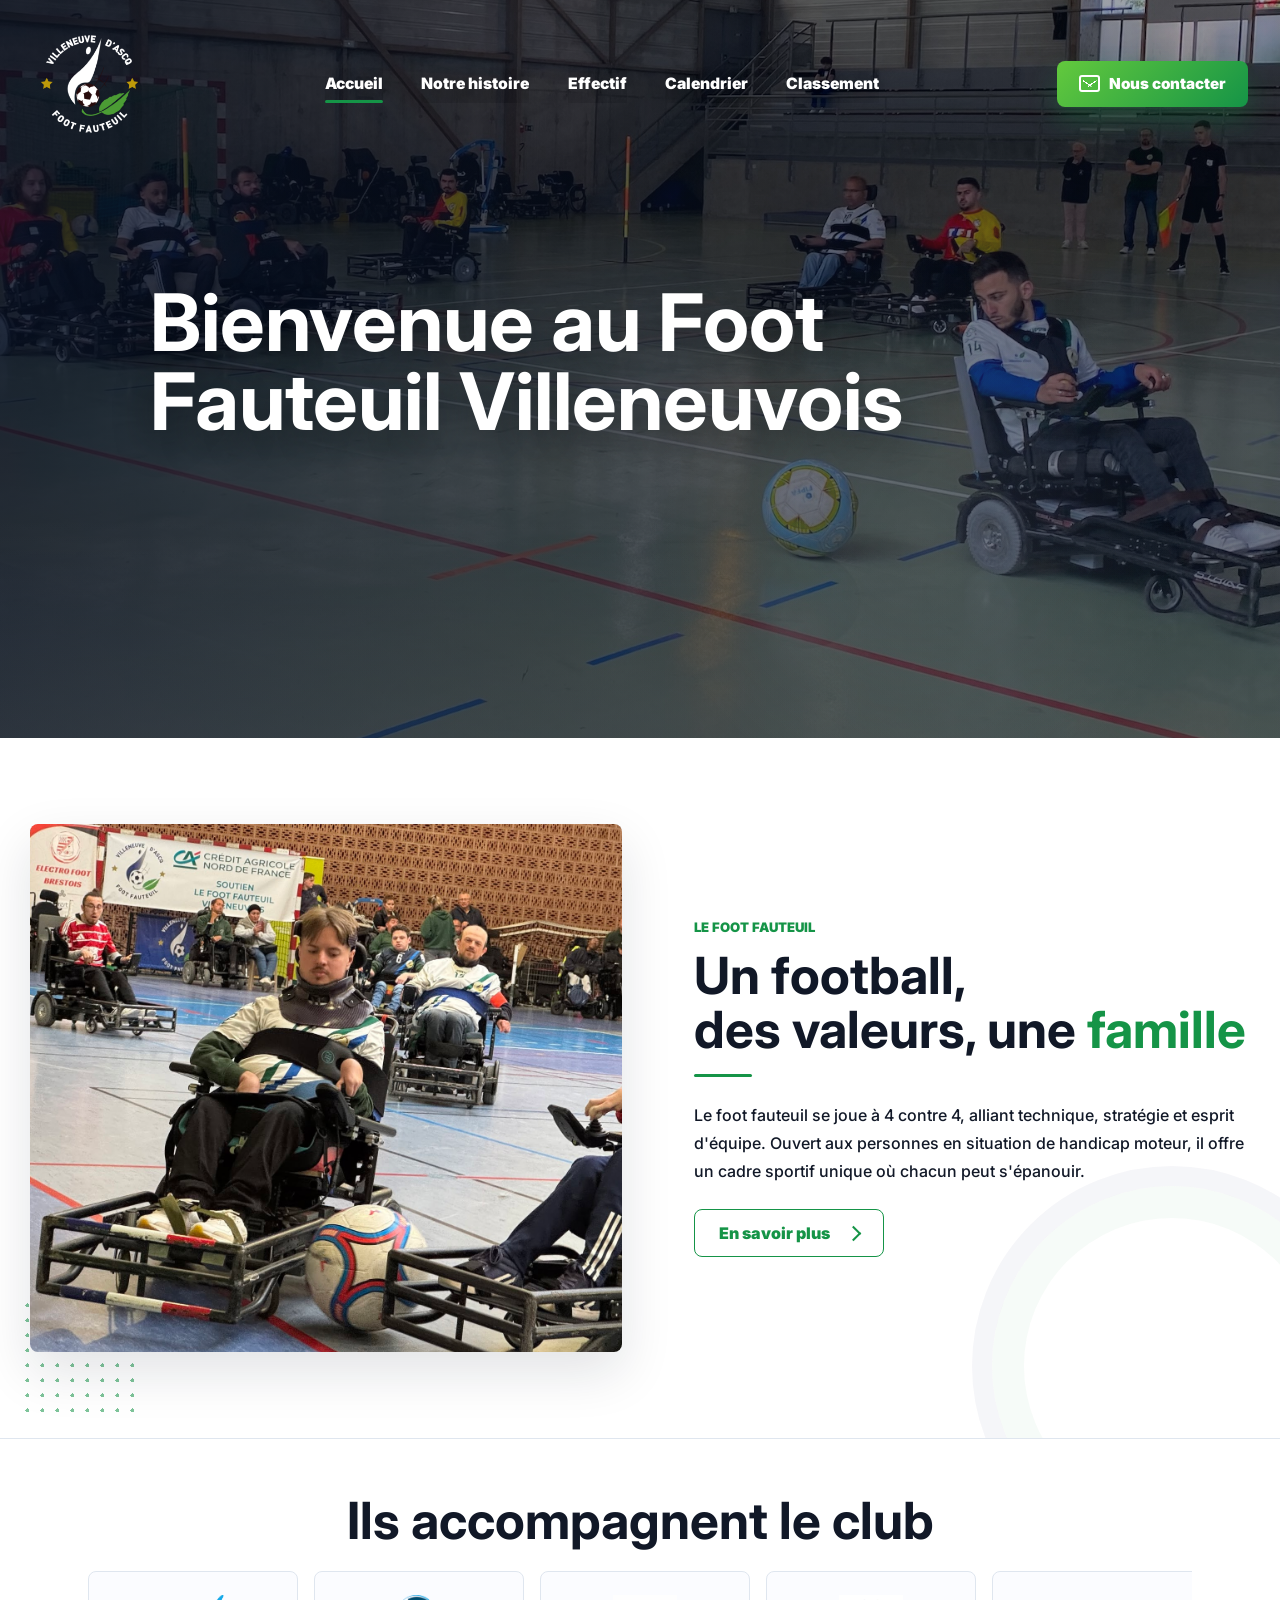
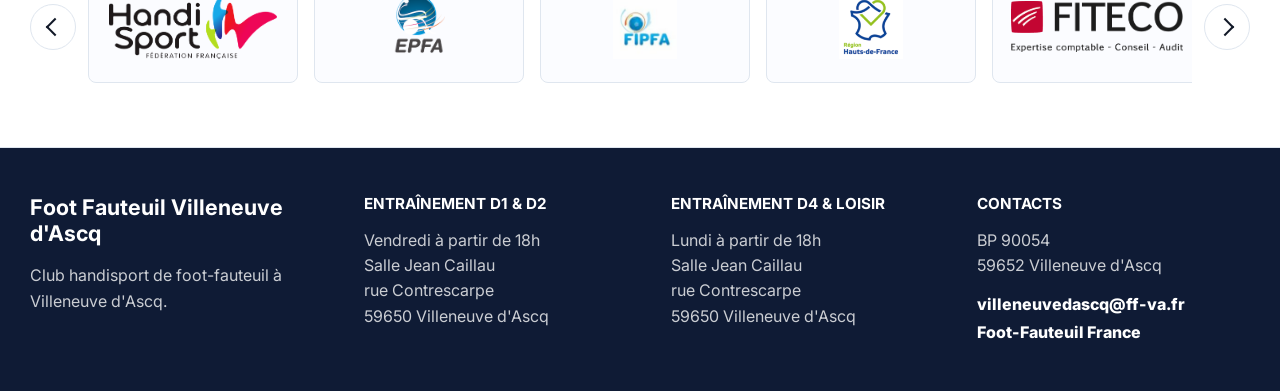
<file: index.html>
<!doctype html>
<html lang="fr">
	<head>
		<meta charset="UTF-8" />
		<meta name="viewport" content="width=device-width, initial-scale=1.0" />
		<meta
			name="description"
			content="Accueil du Foot Fauteuil Villeneuve d'Ascq : club, entra&icirc;nements, sponsors, calendrier et contact."
		/>
		<title>Foot Fauteuil Villeneuve d'Ascq</title>
		<link rel="preconnect" href="https://fonts.googleapis.com" />
		<link rel="preconnect" href="https://fonts.gstatic.com" crossorigin />
		<link
			href="https://fonts.googleapis.com/css2?family=Inter:wght@400;500;600;700;800;900&display=swap"
			rel="stylesheet"
		/>
		<link rel="icon" href="media/Logo-FFVA.png" type="image/png" />
		<link rel="stylesheet" href="style.css" />
	</head>
	<body>
		<main>
			<div class="home-visual">
				<header class="site-header" id="accueil">
					<img
						class="header-logo"
						src="media/Logo-FFVA.png"
						alt="Logo Foot Fauteuil Villeneuve d'Ascq"
					/>
					<div class="nav-wrap">
						<button
							class="menu-button"
							type="button"
							aria-expanded="false"
							aria-controls="site-nav"
						>
							<span></span>
							<span></span>
							<span></span>
						</button>

						<nav class="main-nav" id="site-nav" aria-label="Navigation principale">
							<a class="is-active" href="#accueil">Accueil</a>
							<a href="le-foot-fauteuil.html">Notre histoire</a>
							<a href="effectif.html">Effectif</a>
							<a href="calendrier.html">Calendrier</a>
							<a href="classement.html">Classement</a>
							<a class="mobile-contact-link" href="contact.html">Nous contacter</a>
						</nav>
					</div>
					<a class="header-contact" href="contact.html">Nous contacter</a>
				</header>

				<section class="hero">
					<div class="hero-content">
						<h1 class="hero-title" aria-live="polite">
							<span class="hero-title-text"
								>Bienvenue au Foot Fauteuil Villeneuvois</span
							>
						</h1>
					</div>
				</section>
			</div>

			<section class="home-about" aria-labelledby="home-about-title">
				<div class="home-about-inner">
					<div class="home-about-media">
						<img
							src="media/image accueil .jpg"
							alt="Joueurs de foot fauteuil en action autour du ballon"
						/>
					</div>

					<div class="home-about-content">
						<p class="section-kicker">Le foot fauteuil</p>
						<h2 id="home-about-title">
							Un football,<br />des valeurs, une <span>famille</span>
						</h2>
						<p>
							Le foot fauteuil se joue &agrave; 4 contre 4, alliant technique,
							strat&eacute;gie et esprit d'&eacute;quipe. Ouvert aux personnes en
							situation de handicap moteur, il offre un cadre sportif unique o&ugrave;
							chacun peut s'&eacute;panouir.
						</p>
						<a class="about-link" href="le-foot-fauteuil.html">En savoir plus</a>
					</div>
				</div>
			</section>

			<section class="sponsors-section" id="sponsors">
				<div class="section-heading">
					<h2>Ils accompagnent le club</h2>
				</div>

				<div class="carousel-row">
					<button
						class="carousel-arrow prev"
						type="button"
						aria-label="Sponsors pr&eacute;c&eacute;dents"
					></button>
					<div class="sponsor-carousel" data-carousel>
						<div class="sponsor-track">
							<article class="sponsor-card">
								<img
									src="media/sponsors/1280px-Federation_francaise_handisport_logo_2009.svg.png"
									alt="F&eacute;d&eacute;ration Fran&ccedil;aise Handisport"
								/>
							</article>
							<article class="sponsor-card">
								<img src="media/sponsors/EPFA_logo.png" alt="EPFA" />
							</article>
							<article class="sponsor-card">
								<img
									src="media/sponsors/FIPFA-LOGO-e1684161175109.jpg"
									alt="FIPFA"
								/>
							</article>
							<article class="sponsor-card">
								<img
									src="media/sponsors/Logo-Region-HDF-e1684160745592.png"
									alt="R&eacute;gion Hauts-de-France"
								/>
							</article>
							<article class="sponsor-card">
								<img
									src="media/sponsors/Logo_20_20_Fiteco_20_20_Lamacompta_84d7cd196b.png"
									alt="Fiteco Lamacompta"
								/>
							</article>
							<article class="sponsor-card">
								<img
									src="media/sponsors/Logo_Nord-2.png"
									alt="D&eacute;partement du Nord"
								/>
							</article>
							<article class="sponsor-card">
								<img
									src="media/sponsors/logo_oms_2013.jpg"
									alt="Office municipal du sport"
								/>
							</article>
							<article class="sponsor-card">
								<img
									src="media/sponsors/vascq-logo-couleur-2.png"
									alt="Ville de Villeneuve d'Ascq"
								/>
							</article>
							<article class="sponsor-card">
								<img src="media/sponsors/weezea_logo.jpeg" alt="Weezea" />
							</article>
						</div>
					</div>
					<button
						class="carousel-arrow next"
						type="button"
						aria-label="Sponsors suivants"
					></button>
				</div>
			</section>
		</main>

		<footer class="site-footer" id="contact">
			<div>
				<h2>Foot Fauteuil Villeneuve d'Ascq</h2>
				<p>Club handisport de foot-fauteuil &agrave; Villeneuve d'Ascq.</p>
			</div>
			<div>
				<h3>Entra&icirc;nement D1 & D2</h3>
				<p>
					Vendredi &agrave; partir de 18h<br />Salle Jean Caillau<br />rue Contrescarpe<br />59650
					Villeneuve d'Ascq
				</p>
			</div>
			<div>
				<h3>Entra&icirc;nement D4 & loisir</h3>
				<p>
					Lundi &agrave; partir de 18h<br />Salle Jean Caillau<br />rue Contrescarpe<br />59650
					Villeneuve d'Ascq
				</p>
			</div>
			<div>
				<h3>Contacts</h3>
				<p>BP 90054<br />59652 Villeneuve d'Ascq</p>
				<a href="mailto:villeneuvedascq@ff-va.fr">villeneuvedascq@ff-va.fr</a>
				<a href="https://foot-fauteuil.fr/" target="_blank" rel="noreferrer"
					>Foot-Fauteuil France</a
				>
			</div>
		</footer>

		<script src="script.js"></script>
	</body>
</html>
</file>
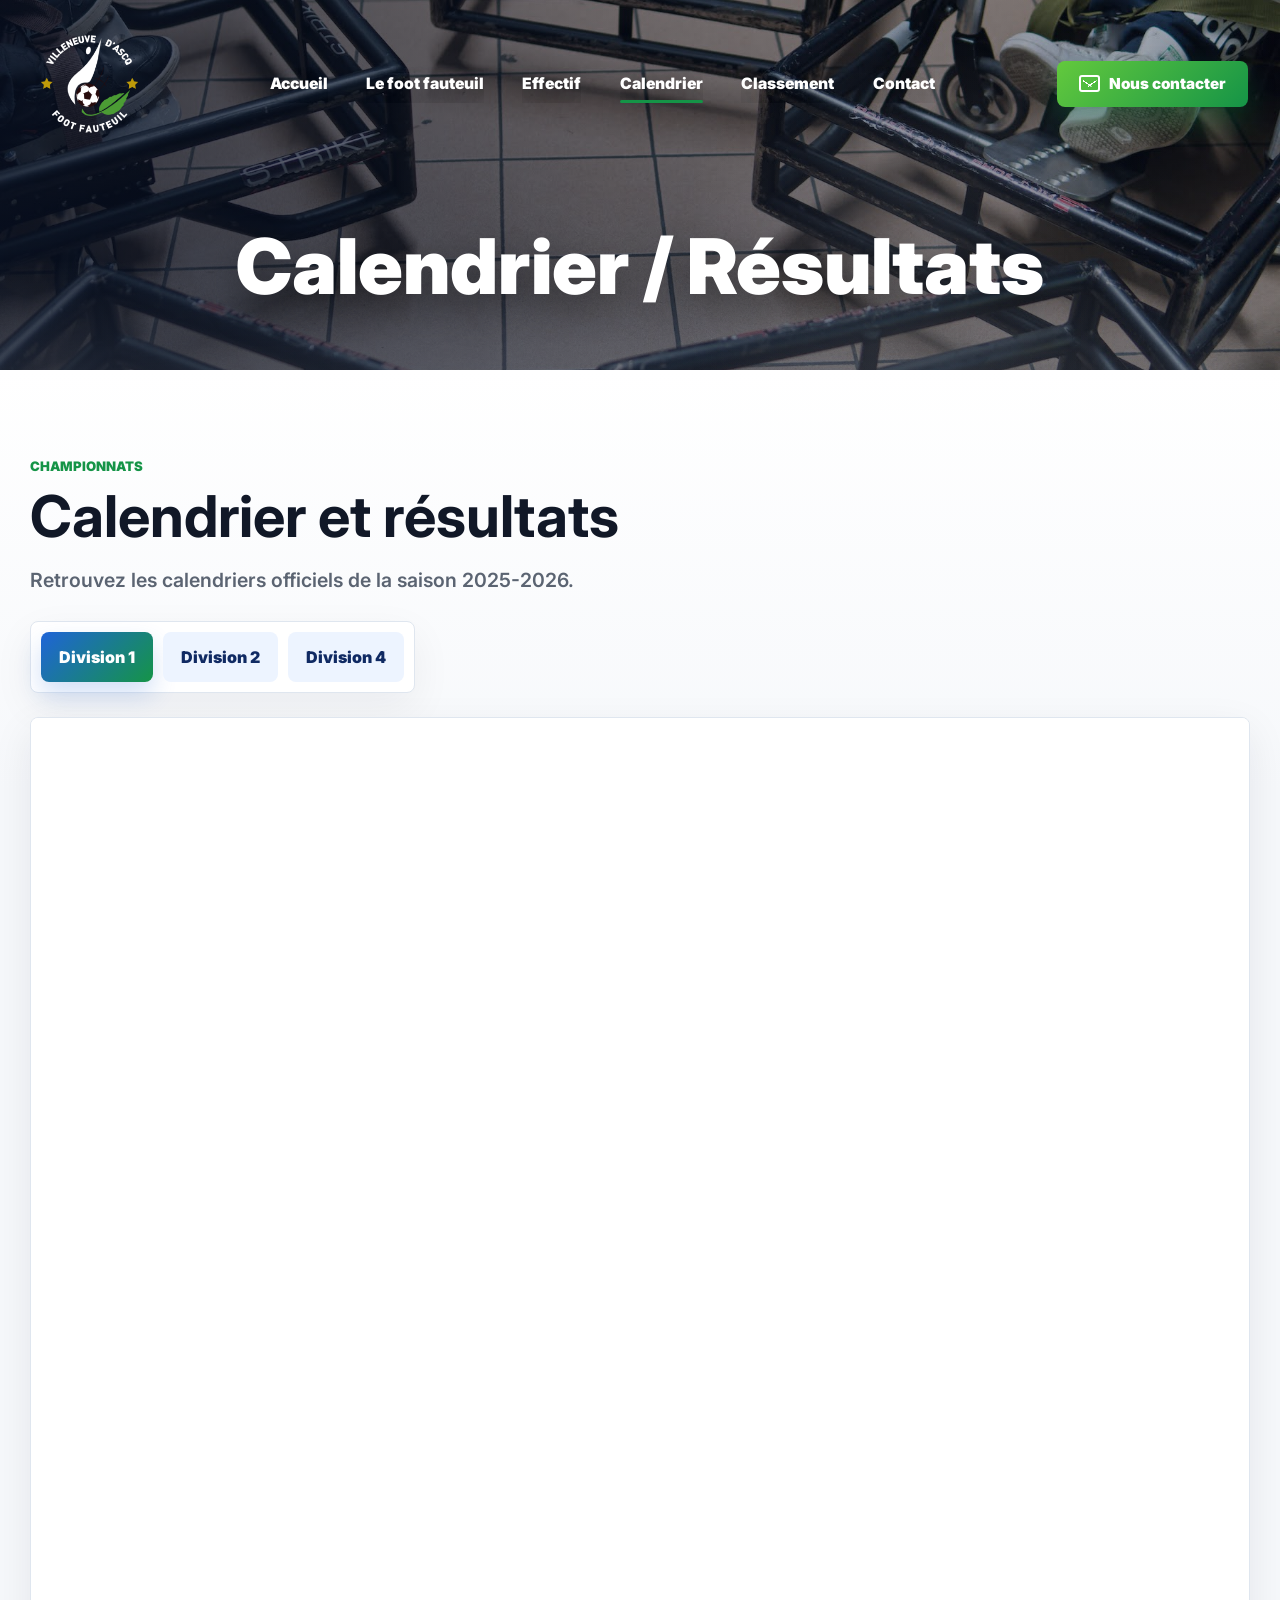
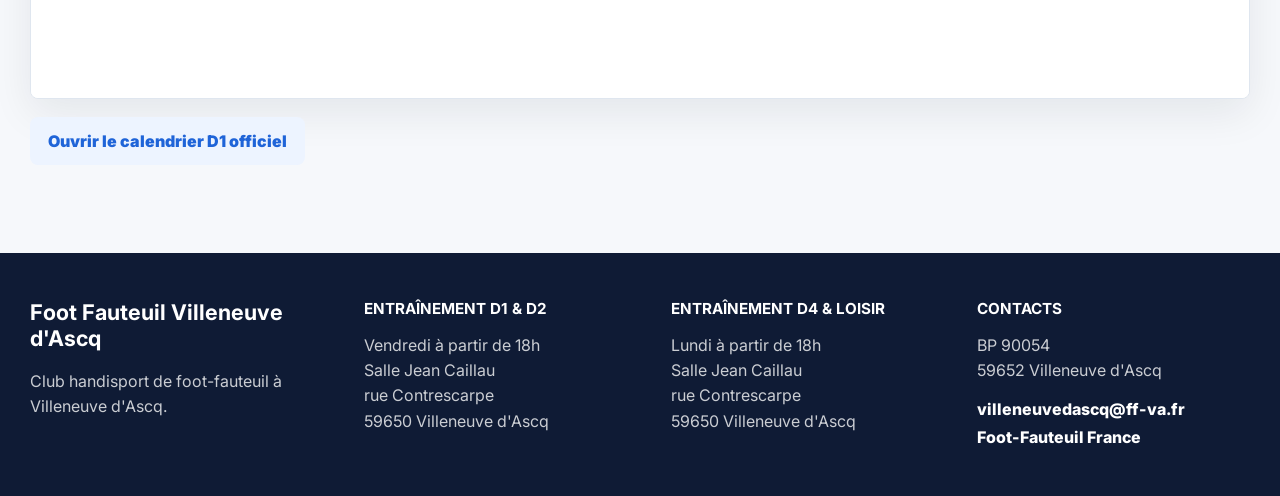
<file: Calendrier.html>
<!DOCTYPE html>
<html lang="fr">
<head>
  <meta charset="UTF-8">
  <meta name="viewport" content="width=device-width, initial-scale=1.0">
  <meta name="description" content="Calendrier et r&eacute;sultats du Foot Fauteuil Villeneuve d'Ascq.">
  <title>Calendrier - FFVA</title>
  <link rel="preconnect" href="https://fonts.googleapis.com">
  <link rel="preconnect" href="https://fonts.gstatic.com" crossorigin>
  <link href="https://fonts.googleapis.com/css2?family=Inter:wght@400;500;600;700;800;900&display=swap" rel="stylesheet">
  <link rel="stylesheet" href="style.css">
</head>
<body>
  <div class="home-visual page-visual calendar-rank-visual">
    <header class="site-header" id="accueil">
      <img class="header-logo" src="media/Logo-FFVA.png" alt="Logo Foot Fauteuil Villeneuve d'Ascq">
      <div class="nav-wrap">
        <button class="menu-button" type="button" aria-expanded="false" aria-controls="site-nav">
          <span></span>
          <span></span>
          <span></span>
        </button>

        <nav class="main-nav" id="site-nav" aria-label="Navigation principale">
          <a href="index.html">Accueil</a>
          <a href="le-foot-fauteuil.html">Le foot fauteuil</a>
          <a href="Effectif.html">Effectif</a>
          <a class="is-active" href="Calendrier.html">Calendrier</a>
          <a href="Classement.html">Classement</a>
          <a href="Contact.html">Contact</a>
        </nav>
      </div>
      <a class="header-contact" href="Contact.html">Nous contacter</a>
    </header>

    <p class="page-title">Calendrier / Résultats</p>
  </div>

  <main class="calendar-page">
    <section class="calendar-shell" aria-labelledby="calendar-title">
      <div class="calendar-heading">
        <p class="section-kicker">Championnats</p>
        <h1 id="calendar-title">Calendrier et r&eacute;sultats</h1>
        <p>Retrouvez les calendriers officiels de la saison 2025-2026.</p>
      </div>

      <div class="layout-buttons calendar-tabs" role="tablist" aria-label="Choix de la division">
        <button class="layout-button is-active" type="button" role="tab" aria-selected="true" data-layout="calendar-d1">Division 1</button>
        <button class="layout-button" type="button" role="tab" aria-selected="false" data-layout="calendar-d2">Division 2</button>
        <button class="layout-button" type="button" role="tab" aria-selected="false" data-layout="calendar-d4">Division 4</button>
      </div>

      <div class="calendar-panels">
        <section class="layout-panel calendar-panel is-active" role="tabpanel" data-layout-panel="calendar-d1">
          <div class="calendar-frame">
            <iframe
              src="https://foot-fauteuil.fr/saison/foot-fauteuil-division-1-2025-2026/?action=calendar"
              title="Calendrier Division 1 Foot-Fauteuil"
              loading="lazy"></iframe>
          </div>

          <a class="button secondary calendar-link" href="https://foot-fauteuil.fr/saison/foot-fauteuil-division-1-2025-2026/?action=calendar" target="_blank" rel="noopener">
            Ouvrir le calendrier D1 officiel
          </a>
        </section>

        <section class="layout-panel calendar-panel" role="tabpanel" data-layout-panel="calendar-d2" hidden>
          <div class="calendar-frame">
            <iframe
              src="https://foot-fauteuil.fr/saison/foot-fauteuil-division-2-2025-2026/?action=calendar"
              title="Calendrier Division 2 Foot-Fauteuil"
              loading="lazy"></iframe>
          </div>

          <a class="button secondary calendar-link" href="https://foot-fauteuil.fr/saison/foot-fauteuil-division-2-2025-2026/?action=calendar" target="_blank" rel="noopener">
            Ouvrir le calendrier D2 officiel
          </a>
        </section>

        <section class="layout-panel calendar-panel" role="tabpanel" data-layout-panel="calendar-d4" hidden>
          <div class="calendar-frame">
            <iframe
              src="https://foot-fauteuil.fr/saison/foot-fauteuil-division-4-zone-nord-2024-2025/?action=calendar"
              title="Calendrier Division 4 Nord Foot-Fauteuil"
              loading="lazy"></iframe>
          </div>

          <a class="button secondary calendar-link" href="https://foot-fauteuil.fr/saison/foot-fauteuil-division-4-zone-nord-2024-2025/?action=calendar" target="_blank" rel="noopener">
            Ouvrir le calendrier D4 officiel
          </a>
        </section>
      </div>
    </section>
  </main>

  <footer class="site-footer" id="contact">
    <div>
      <h2>Foot Fauteuil Villeneuve d'Ascq</h2>
      <p>Club handisport de foot-fauteuil &agrave; Villeneuve d'Ascq.</p>
    </div>
    <div>
      <h3>Entra&icirc;nement D1 & D2</h3>
      <p>Vendredi &agrave; partir de 18h<br>Salle Jean Caillau<br>rue Contrescarpe<br>59650 Villeneuve d'Ascq</p>
    </div>
    <div>
      <h3>Entra&icirc;nement D4 & loisir</h3>
      <p>Lundi &agrave; partir de 18h<br>Salle Jean Caillau<br>rue Contrescarpe<br>59650 Villeneuve d'Ascq</p>
    </div>
    <div>
      <h3>Contacts</h3>
      <p>BP 90054<br>59652 Villeneuve d'Ascq</p>
      <a href="mailto:villeneuvedascq@ff-va.fr">villeneuvedascq@ff-va.fr</a>
      <a href="https://foot-fauteuil.fr/" target="_blank" rel="noreferrer">Foot-Fauteuil France</a>
    </div>
  </footer>

  <script src="script.js"></script>
</body>
</html>
</file>
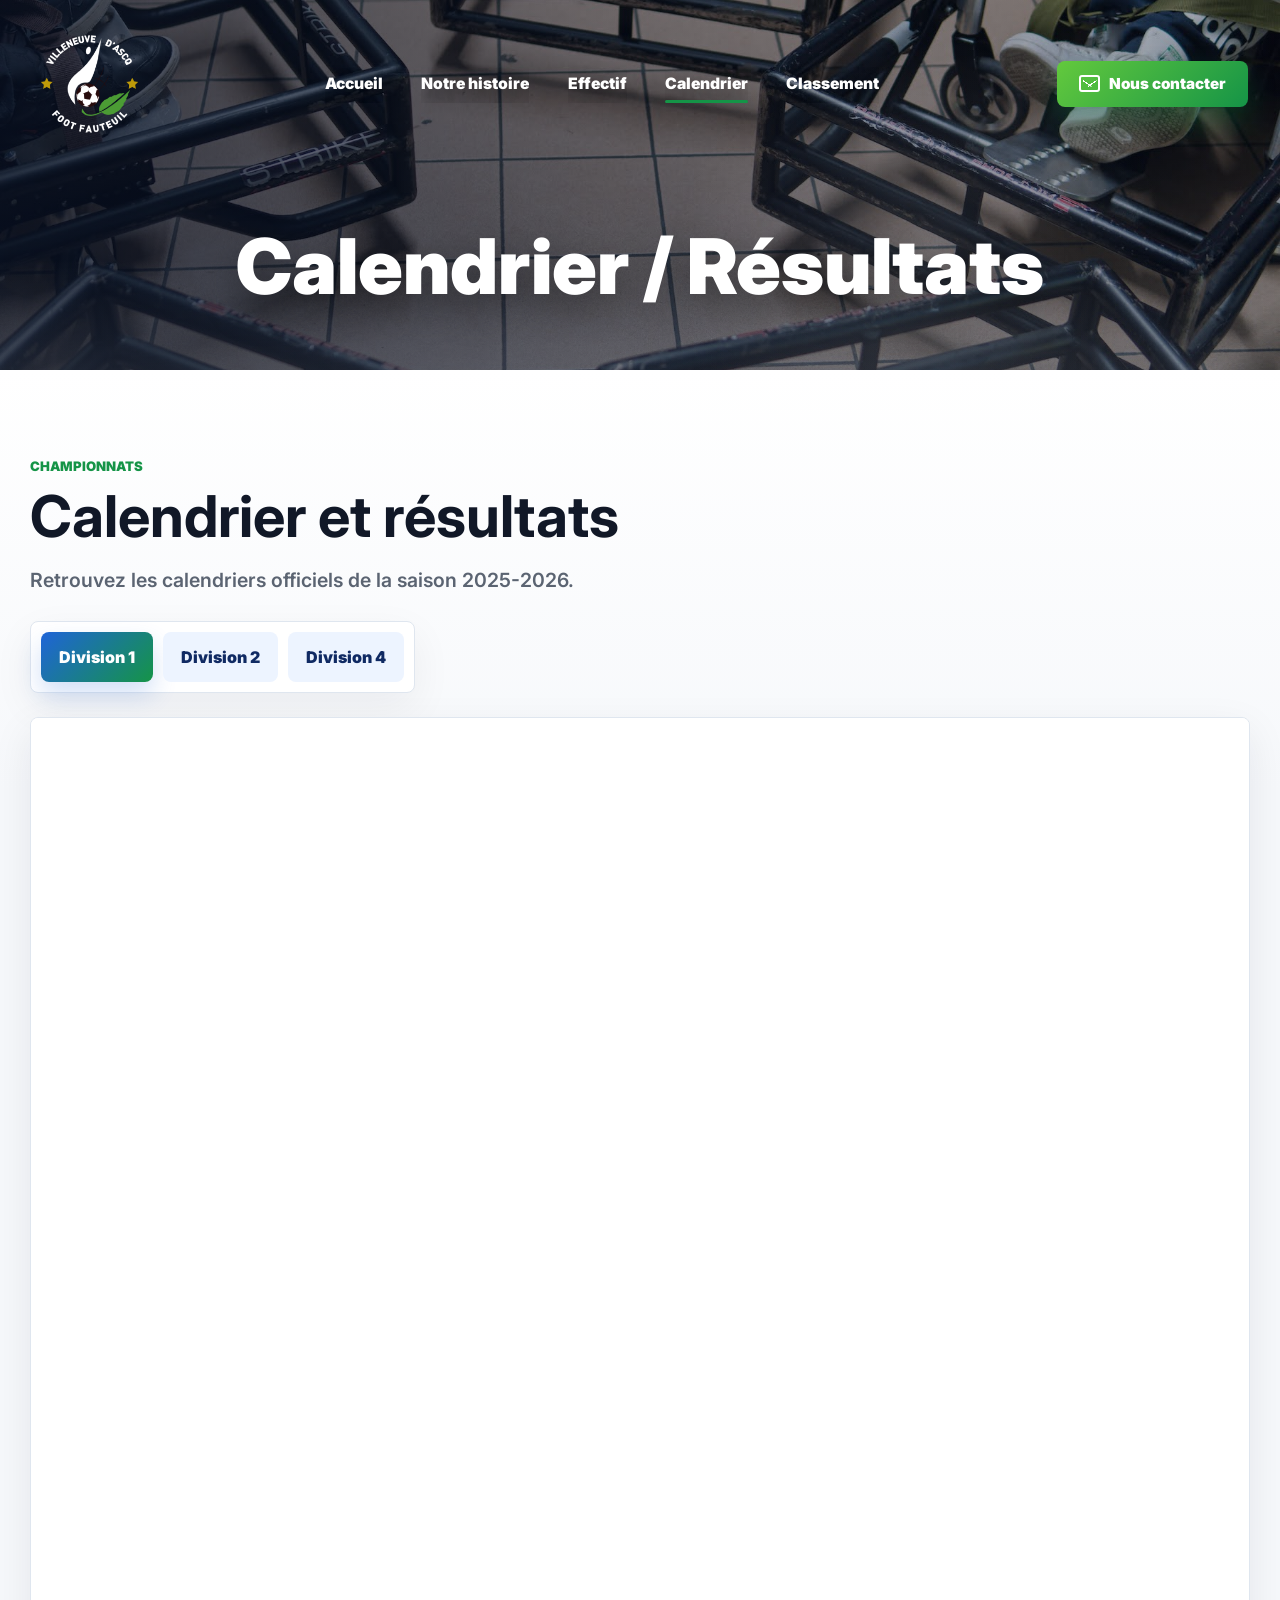
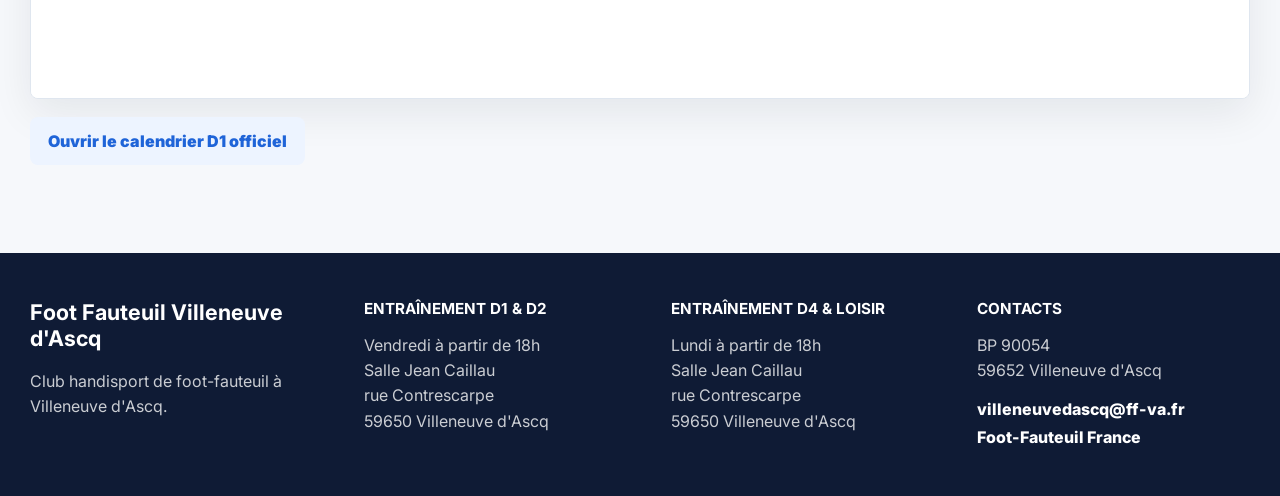
<file: calendrier.html>
<!DOCTYPE html>
<html lang="fr">
<head>
  <meta charset="UTF-8">
  <meta name="viewport" content="width=device-width, initial-scale=1.0">
  <meta name="description" content="Calendrier et r&eacute;sultats du Foot Fauteuil Villeneuve d'Ascq.">
  <title>Calendrier - FFVA</title>
  <link rel="preconnect" href="https://fonts.googleapis.com">
  <link rel="preconnect" href="https://fonts.gstatic.com" crossorigin>
  <link href="https://fonts.googleapis.com/css2?family=Inter:wght@400;500;600;700;800;900&display=swap" rel="stylesheet">
  <link rel="icon" href="media/Logo-FFVA.png" type="image/png">
  <link rel="stylesheet" href="style.css">
</head>
<body>
  <div class="home-visual page-visual calendar-rank-visual">
    <header class="site-header" id="accueil">
      <img class="header-logo" src="media/Logo-FFVA.png" alt="Logo Foot Fauteuil Villeneuve d'Ascq">
      <div class="nav-wrap">
        <button class="menu-button" type="button" aria-expanded="false" aria-controls="site-nav">
          <span></span>
          <span></span>
          <span></span>
        </button>

        <nav class="main-nav" id="site-nav" aria-label="Navigation principale">
          <a href="index.html">Accueil</a>
          <a href="le-foot-fauteuil.html">Notre histoire</a>
          <a href="effectif.html">Effectif</a>
          <a class="is-active" href="calendrier.html">Calendrier</a>
          <a href="classement.html">Classement</a>
          <a class="mobile-contact-link" href="contact.html">Nous contacter</a>
        </nav>
      </div>
      <a class="header-contact" href="contact.html">Nous contacter</a>
    </header>

    <p class="page-title">Calendrier / Résultats</p>
  </div>

  <main class="calendar-page">
    <section class="calendar-shell" aria-labelledby="calendar-title">
      <div class="calendar-heading">
        <p class="section-kicker">Championnats</p>
        <h1 id="calendar-title">Calendrier et r&eacute;sultats</h1>
        <p>Retrouvez les calendriers officiels de la saison 2025-2026.</p>
      </div>

      <div class="layout-buttons calendar-tabs" role="tablist" aria-label="Choix de la division">
        <button class="layout-button is-active" type="button" role="tab" aria-selected="true" data-layout="calendar-d1">Division 1</button>
        <button class="layout-button" type="button" role="tab" aria-selected="false" data-layout="calendar-d2">Division 2</button>
        <button class="layout-button" type="button" role="tab" aria-selected="false" data-layout="calendar-d4">Division 4</button>
      </div>

      <div class="calendar-panels">
        <section class="layout-panel calendar-panel is-active" role="tabpanel" data-layout-panel="calendar-d1">
          <div class="calendar-frame">
            <iframe
              src="https://foot-fauteuil.fr/saison/foot-fauteuil-division-1-2025-2026/?action=calendar"
              title="Calendrier Division 1 Foot-Fauteuil"
              loading="lazy"></iframe>
          </div>

          <a class="button secondary calendar-link" href="https://foot-fauteuil.fr/saison/foot-fauteuil-division-1-2025-2026/?action=calendar" target="_blank" rel="noopener">
            Ouvrir le calendrier D1 officiel
          </a>
        </section>

        <section class="layout-panel calendar-panel" role="tabpanel" data-layout-panel="calendar-d2" hidden>
          <div class="calendar-frame">
            <iframe
              src="https://foot-fauteuil.fr/saison/foot-fauteuil-division-2-2025-2026/?action=calendar"
              title="Calendrier Division 2 Foot-Fauteuil"
              loading="lazy"></iframe>
          </div>

          <a class="button secondary calendar-link" href="https://foot-fauteuil.fr/saison/foot-fauteuil-division-2-2025-2026/?action=calendar" target="_blank" rel="noopener">
            Ouvrir le calendrier D2 officiel
          </a>
        </section>

        <section class="layout-panel calendar-panel" role="tabpanel" data-layout-panel="calendar-d4" hidden>
          <div class="calendar-frame">
            <iframe
              src="https://foot-fauteuil.fr/saison/foot-fauteuil-division-4-zone-nord-2024-2025/?action=calendar"
              title="Calendrier Division 4 Nord Foot-Fauteuil"
              loading="lazy"></iframe>
          </div>

          <a class="button secondary calendar-link" href="https://foot-fauteuil.fr/saison/foot-fauteuil-division-4-zone-nord-2024-2025/?action=calendar" target="_blank" rel="noopener">
            Ouvrir le calendrier D4 officiel
          </a>
        </section>
      </div>
    </section>
  </main>

  <footer class="site-footer" id="contact">
    <div>
      <h2>Foot Fauteuil Villeneuve d'Ascq</h2>
      <p>Club handisport de foot-fauteuil &agrave; Villeneuve d'Ascq.</p>
    </div>
    <div>
      <h3>Entra&icirc;nement D1 & D2</h3>
      <p>Vendredi &agrave; partir de 18h<br>Salle Jean Caillau<br>rue Contrescarpe<br>59650 Villeneuve d'Ascq</p>
    </div>
    <div>
      <h3>Entra&icirc;nement D4 & loisir</h3>
      <p>Lundi &agrave; partir de 18h<br>Salle Jean Caillau<br>rue Contrescarpe<br>59650 Villeneuve d'Ascq</p>
    </div>
    <div>
      <h3>Contacts</h3>
      <p>BP 90054<br>59652 Villeneuve d'Ascq</p>
      <a href="mailto:villeneuvedascq@ff-va.fr">villeneuvedascq@ff-va.fr</a>
      <a href="https://foot-fauteuil.fr/" target="_blank" rel="noreferrer">Foot-Fauteuil France</a>
    </div>
  </footer>

  <script src="script.js"></script>
</body>
</html>
</file>
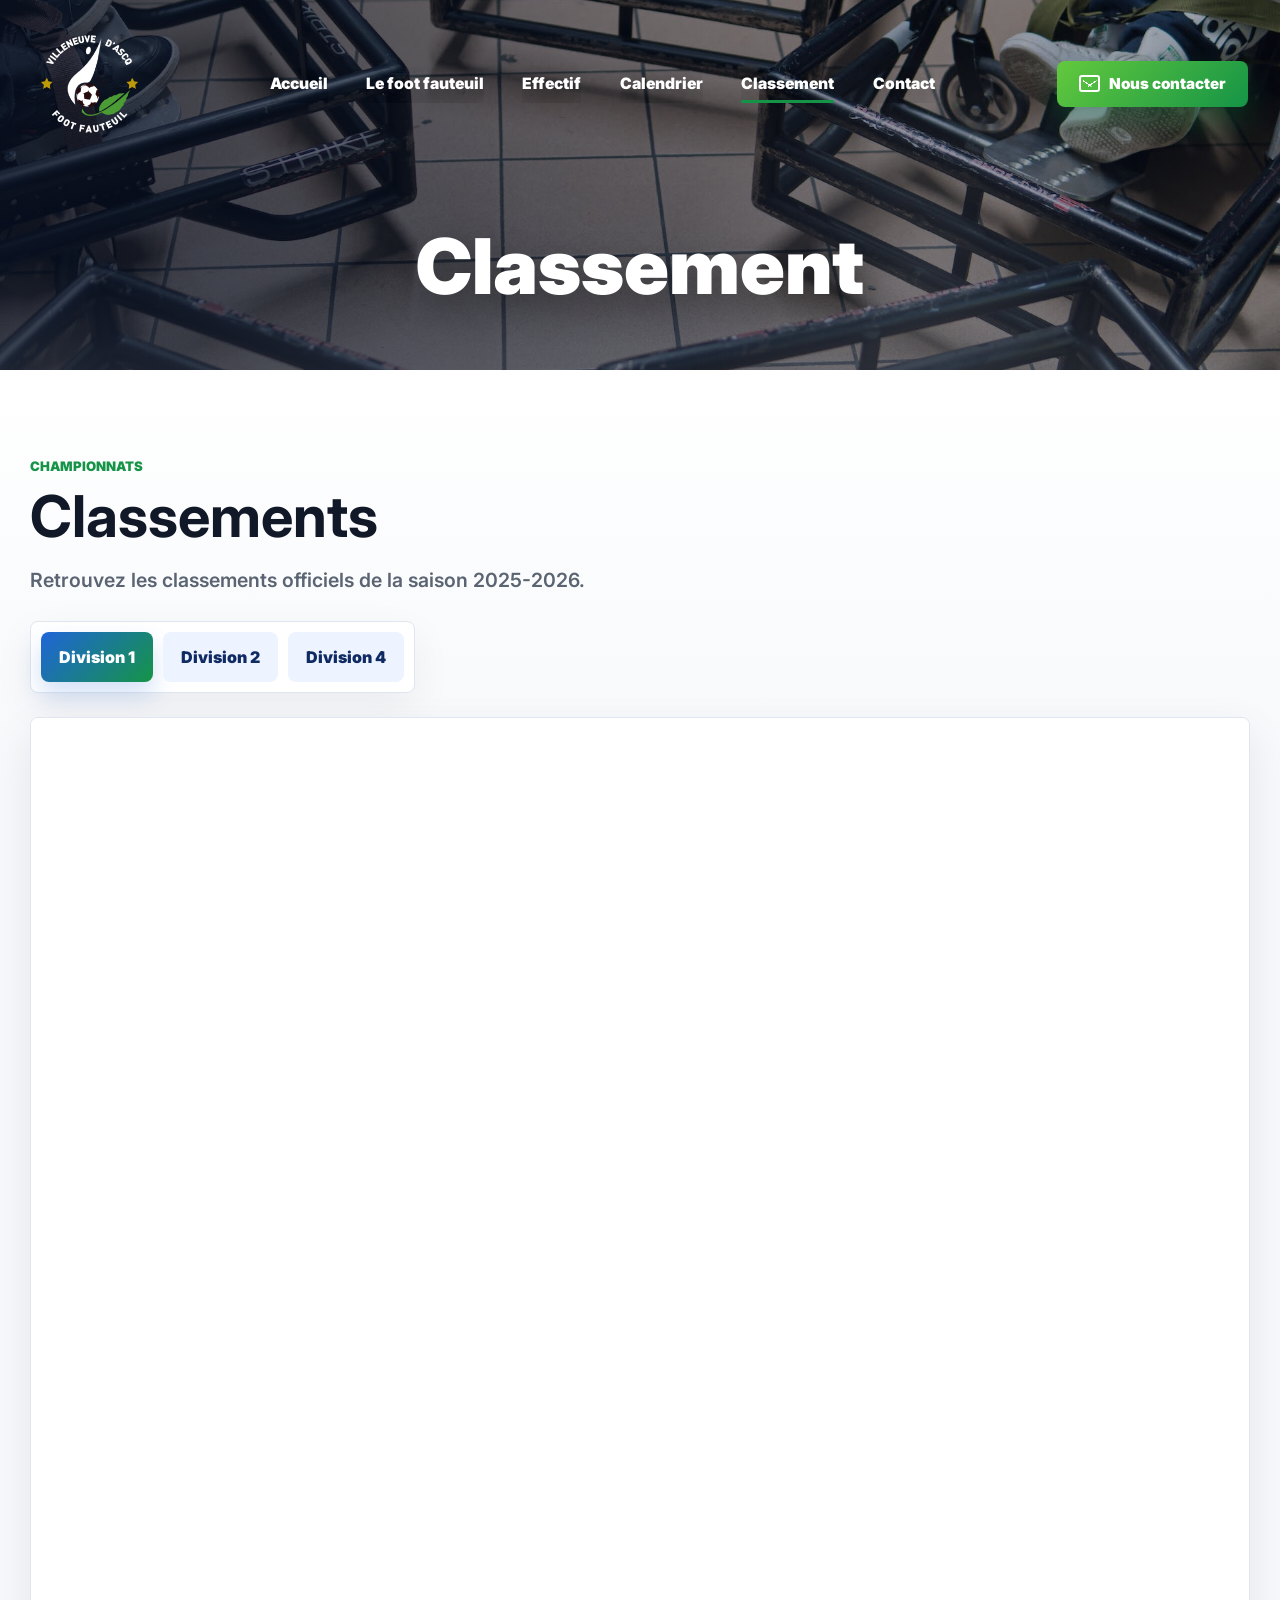
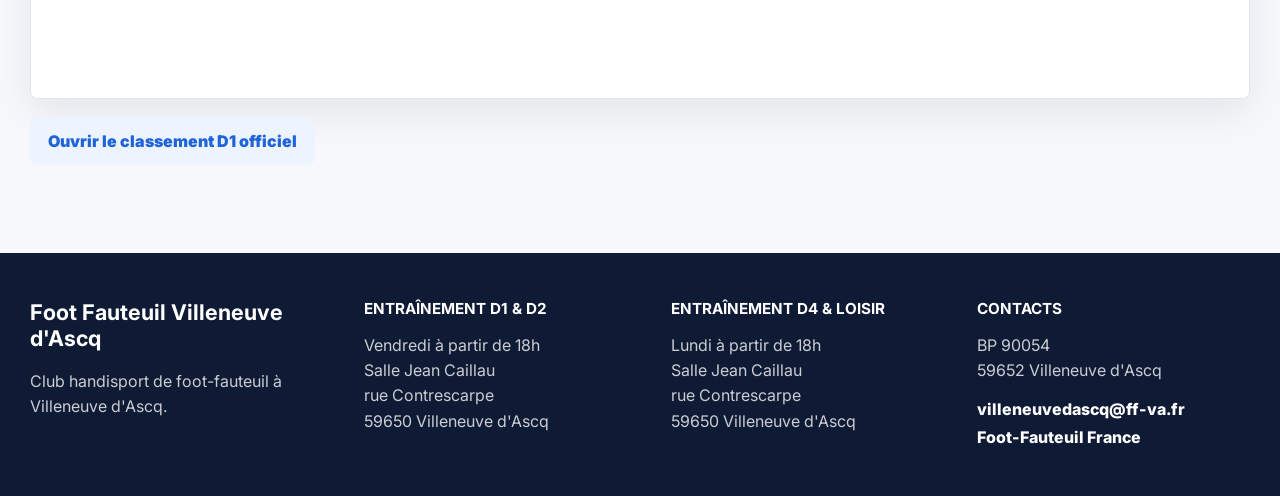
<file: Classement.html>
<!DOCTYPE html>
<html lang="fr">
<head>
  <meta charset="UTF-8">
  <meta name="viewport" content="width=device-width, initial-scale=1.0">
  <meta name="description" content="Classements du Foot Fauteuil Villeneuve d'Ascq.">
  <title>Classement - FFVA</title>
  <link rel="preconnect" href="https://fonts.googleapis.com">
  <link rel="preconnect" href="https://fonts.gstatic.com" crossorigin>
  <link href="https://fonts.googleapis.com/css2?family=Inter:wght@400;500;600;700;800;900&display=swap" rel="stylesheet">
  <link rel="stylesheet" href="style.css">
</head>
<body>
  <div class="home-visual page-visual calendar-rank-visual">
    <header class="site-header" id="accueil">
      <img class="header-logo" src="media/Logo-FFVA.png" alt="Logo Foot Fauteuil Villeneuve d'Ascq">
      <div class="nav-wrap">
        <button class="menu-button" type="button" aria-expanded="false" aria-controls="site-nav">
          <span></span>
          <span></span>
          <span></span>
        </button>

        <nav class="main-nav" id="site-nav" aria-label="Navigation principale">
          <a href="index.html">Accueil</a>
          <a href="le-foot-fauteuil.html">Le foot fauteuil</a>
          <a href="Effectif.html">Effectif</a>
          <a href="Calendrier.html">Calendrier</a>
          <a class="is-active" href="Classement.html">Classement</a>
          <a href="Contact.html">Contact</a>
        </nav>
      </div>
      <a class="header-contact" href="Contact.html">Nous contacter</a>
    </header>

    <p class="page-title">Classement</p>
  </div>

<main class="calendar-page">
    <section class="calendar-shell" aria-labelledby="calendar-title">
      <div class="calendar-heading">
        <p class="section-kicker">Championnats</p>
        <h1 id="calendar-title">Classements</h1>
        <p>Retrouvez les classements officiels de la saison 2025-2026.</p>
      </div>

      <div class="layout-buttons calendar-tabs" role="tablist" aria-label="Choix de la division">
        <button class="layout-button is-active" type="button" role="tab" aria-selected="true" data-layout="calendar-d1">Division 1</button>
        <button class="layout-button" type="button" role="tab" aria-selected="false" data-layout="calendar-d2">Division 2</button>
        <button class="layout-button" type="button" role="tab" aria-selected="false" data-layout="calendar-d4">Division 4</button>
      </div>

      <div class="calendar-panels">
        <section class="layout-panel calendar-panel is-active" role="tabpanel" data-layout-panel="calendar-d1">
          <div class="calendar-frame">
            <iframe
              src="https://foot-fauteuil.fr/saison/foot-fauteuil-division-1-2025-2026/"
              title="Classement Division 1 Foot-Fauteuil"
              loading="lazy"></iframe>
          </div>

          <a class="button secondary calendar-link" href="https://foot-fauteuil.fr/saison/foot-fauteuil-division-1-2025-2026/" target="_blank" rel="noopener">
            Ouvrir le classement D1 officiel
          </a>
        </section>

        <section class="layout-panel calendar-panel" role="tabpanel" data-layout-panel="calendar-d2" hidden>
          <div class="calendar-frame">
            <iframe
              src="https://foot-fauteuil.fr/saison/foot-fauteuil-division-2-2025-2026/"
              title="Classement Division 2 Foot-Fauteuil"
              loading="lazy"></iframe>
          </div>

          <a class="button secondary calendar-link" href="https://foot-fauteuil.fr/saison/foot-fauteuil-division-2-2025-2026/" target="_blank" rel="noopener">
            Ouvrir le classement D2 officiel
          </a>
        </section>

        <section class="layout-panel calendar-panel" role="tabpanel" data-layout-panel="calendar-d4" hidden>
          <div class="calendar-frame">
            <iframe
              src="https://foot-fauteuil.fr/saison/foot-fauteuil-division-4-zone-nord-2024-2025/"
              title="Classement Division 4 Nord Foot-Fauteuil"
              loading="lazy"></iframe>
          </div>

          <a class="button secondary calendar-link" href="https://foot-fauteuil.fr/saison/foot-fauteuil-division-4-zone-nord-2024-2025/" target="_blank" rel="noopener">
            Ouvrir le classement D4 officiel
          </a>
        </section>
      </div>
    </section>
  </main>

  <footer class="site-footer" id="contact">
    <div>
      <h2>Foot Fauteuil Villeneuve d'Ascq</h2>
      <p>Club handisport de foot-fauteuil &agrave; Villeneuve d'Ascq.</p>
    </div>
    <div>
      <h3>Entra&icirc;nement D1 & D2</h3>
      <p>Vendredi &agrave; partir de 18h<br>Salle Jean Caillau<br>rue Contrescarpe<br>59650 Villeneuve d'Ascq</p>
    </div>
    <div>
      <h3>Entra&icirc;nement D4 & loisir</h3>
      <p>Lundi &agrave; partir de 18h<br>Salle Jean Caillau<br>rue Contrescarpe<br>59650 Villeneuve d'Ascq</p>
    </div>
    <div>
      <h3>Contacts</h3>
      <p>BP 90054<br>59652 Villeneuve d'Ascq</p>
      <a href="mailto:villeneuvedascq@ff-va.fr">villeneuvedascq@ff-va.fr</a>
      <a href="https://foot-fauteuil.fr/" target="_blank" rel="noreferrer">Foot-Fauteuil France</a>
    </div>
  </footer>

  <script src="script.js"></script>
</body>
</html>
</file>
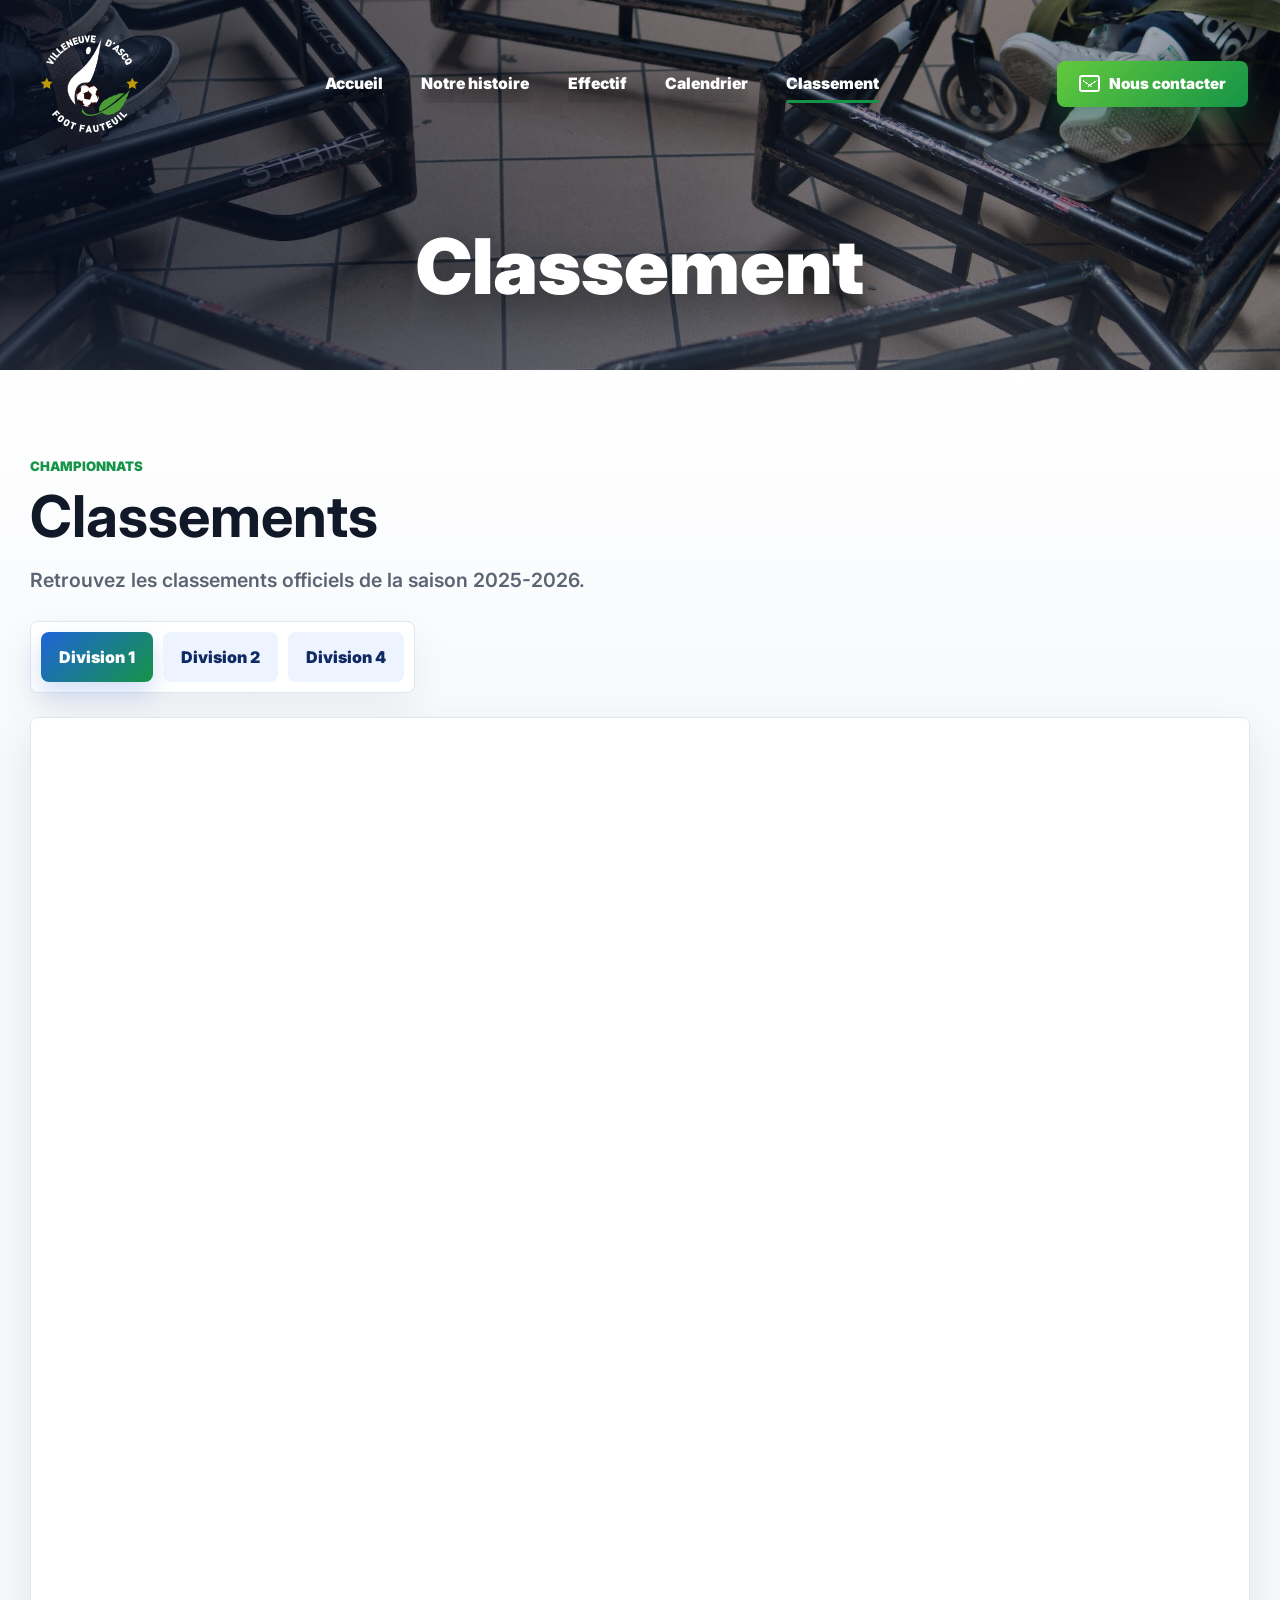
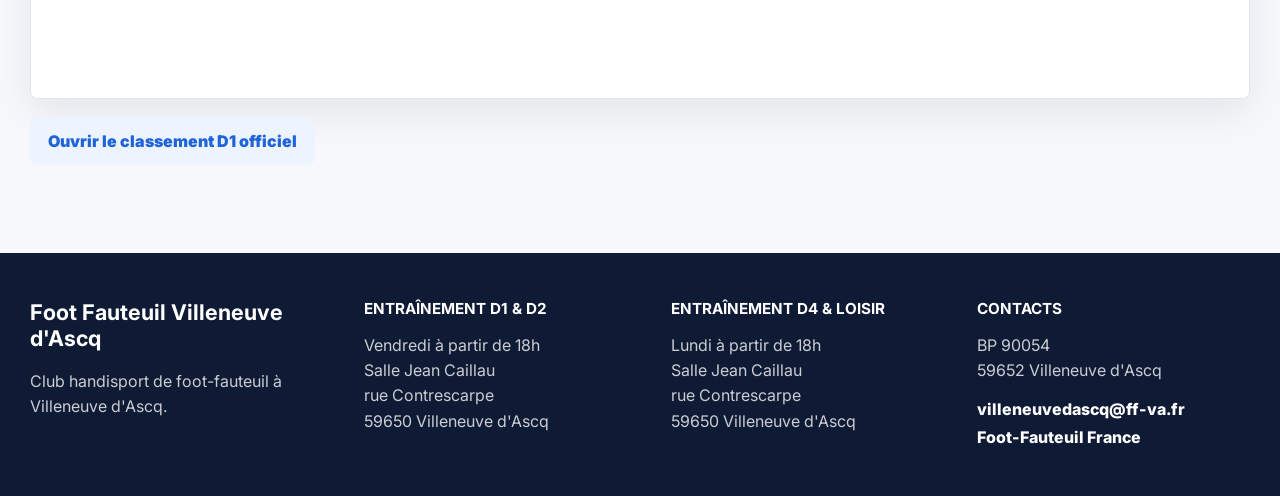
<file: classement.html>
<!DOCTYPE html>
<html lang="fr">
<head>
  <meta charset="UTF-8">
  <meta name="viewport" content="width=device-width, initial-scale=1.0">
  <meta name="description" content="Classements du Foot Fauteuil Villeneuve d'Ascq.">
  <title>Classement - FFVA</title>
  <link rel="preconnect" href="https://fonts.googleapis.com">
  <link rel="preconnect" href="https://fonts.gstatic.com" crossorigin>
  <link href="https://fonts.googleapis.com/css2?family=Inter:wght@400;500;600;700;800;900&display=swap" rel="stylesheet">
  <link rel="icon" href="media/Logo-FFVA.png" type="image/png">
  <link rel="stylesheet" href="style.css">
</head>
<body>
  <div class="home-visual page-visual calendar-rank-visual">
    <header class="site-header" id="accueil">
      <img class="header-logo" src="media/Logo-FFVA.png" alt="Logo Foot Fauteuil Villeneuve d'Ascq">
      <div class="nav-wrap">
        <button class="menu-button" type="button" aria-expanded="false" aria-controls="site-nav">
          <span></span>
          <span></span>
          <span></span>
        </button>

        <nav class="main-nav" id="site-nav" aria-label="Navigation principale">
          <a href="index.html">Accueil</a>
          <a href="le-foot-fauteuil.html">Notre histoire</a>
          <a href="effectif.html">Effectif</a>
          <a href="calendrier.html">Calendrier</a>
          <a class="is-active" href="classement.html">Classement</a>
          <a class="mobile-contact-link" href="contact.html">Nous contacter</a>
        </nav>
      </div>
      <a class="header-contact" href="contact.html">Nous contacter</a>
    </header>

    <p class="page-title">Classement</p>
  </div>

<main class="calendar-page">
    <section class="calendar-shell" aria-labelledby="calendar-title">
      <div class="calendar-heading">
        <p class="section-kicker">Championnats</p>
        <h1 id="calendar-title">Classements</h1>
        <p>Retrouvez les classements officiels de la saison 2025-2026.</p>
      </div>

      <div class="layout-buttons calendar-tabs" role="tablist" aria-label="Choix de la division">
        <button class="layout-button is-active" type="button" role="tab" aria-selected="true" data-layout="calendar-d1">Division 1</button>
        <button class="layout-button" type="button" role="tab" aria-selected="false" data-layout="calendar-d2">Division 2</button>
        <button class="layout-button" type="button" role="tab" aria-selected="false" data-layout="calendar-d4">Division 4</button>
      </div>

      <div class="calendar-panels">
        <section class="layout-panel calendar-panel is-active" role="tabpanel" data-layout-panel="calendar-d1">
          <div class="calendar-frame">
            <iframe
              src="https://foot-fauteuil.fr/saison/foot-fauteuil-division-1-2025-2026/"
              title="Classement Division 1 Foot-Fauteuil"
              loading="lazy"></iframe>
          </div>

          <a class="button secondary calendar-link" href="https://foot-fauteuil.fr/saison/foot-fauteuil-division-1-2025-2026/" target="_blank" rel="noopener">
            Ouvrir le classement D1 officiel
          </a>
        </section>

        <section class="layout-panel calendar-panel" role="tabpanel" data-layout-panel="calendar-d2" hidden>
          <div class="calendar-frame">
            <iframe
              src="https://foot-fauteuil.fr/saison/foot-fauteuil-division-2-2025-2026/"
              title="Classement Division 2 Foot-Fauteuil"
              loading="lazy"></iframe>
          </div>

          <a class="button secondary calendar-link" href="https://foot-fauteuil.fr/saison/foot-fauteuil-division-2-2025-2026/" target="_blank" rel="noopener">
            Ouvrir le classement D2 officiel
          </a>
        </section>

        <section class="layout-panel calendar-panel" role="tabpanel" data-layout-panel="calendar-d4" hidden>
          <div class="calendar-frame">
            <iframe
              src="https://foot-fauteuil.fr/saison/foot-fauteuil-division-4-zone-nord-2024-2025/"
              title="Classement Division 4 Nord Foot-Fauteuil"
              loading="lazy"></iframe>
          </div>

          <a class="button secondary calendar-link" href="https://foot-fauteuil.fr/saison/foot-fauteuil-division-4-zone-nord-2024-2025/" target="_blank" rel="noopener">
            Ouvrir le classement D4 officiel
          </a>
        </section>
      </div>
    </section>
  </main>

  <footer class="site-footer" id="contact">
    <div>
      <h2>Foot Fauteuil Villeneuve d'Ascq</h2>
      <p>Club handisport de foot-fauteuil &agrave; Villeneuve d'Ascq.</p>
    </div>
    <div>
      <h3>Entra&icirc;nement D1 & D2</h3>
      <p>Vendredi &agrave; partir de 18h<br>Salle Jean Caillau<br>rue Contrescarpe<br>59650 Villeneuve d'Ascq</p>
    </div>
    <div>
      <h3>Entra&icirc;nement D4 & loisir</h3>
      <p>Lundi &agrave; partir de 18h<br>Salle Jean Caillau<br>rue Contrescarpe<br>59650 Villeneuve d'Ascq</p>
    </div>
    <div>
      <h3>Contacts</h3>
      <p>BP 90054<br>59652 Villeneuve d'Ascq</p>
      <a href="mailto:villeneuvedascq@ff-va.fr">villeneuvedascq@ff-va.fr</a>
      <a href="https://foot-fauteuil.fr/" target="_blank" rel="noreferrer">Foot-Fauteuil France</a>
    </div>
  </footer>

  <script src="script.js"></script>
</body>
</html>
</file>
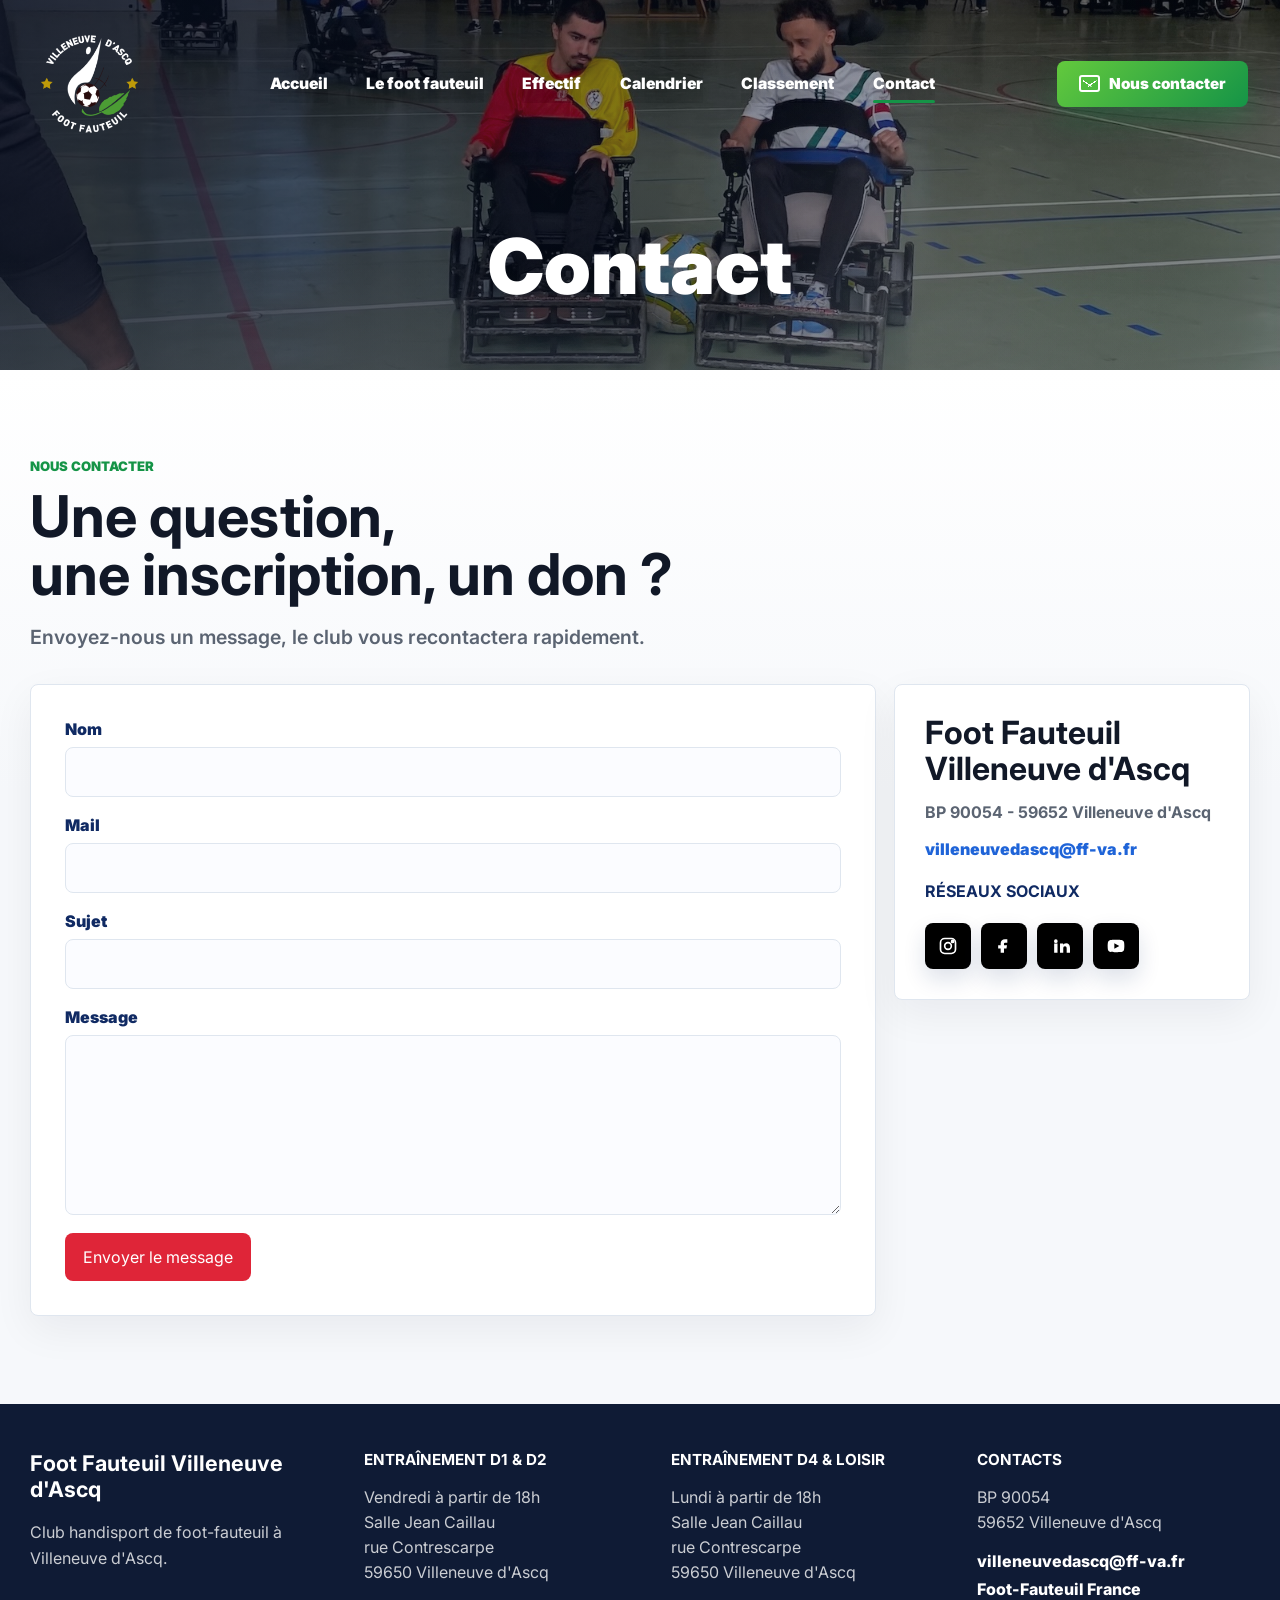
<file: Contact.html>
<!DOCTYPE html>
<html lang="fr">
<head>
  <meta charset="UTF-8">
  <meta name="viewport" content="width=device-width, initial-scale=1.0">
  <meta name="description" content="Contactez le Foot Fauteuil Villeneuve d'Ascq.">
  <title>Contact - FFVA</title>
  <link rel="preconnect" href="https://fonts.googleapis.com">
  <link rel="preconnect" href="https://fonts.gstatic.com" crossorigin>
  <link href="https://fonts.googleapis.com/css2?family=Inter:wght@400;500;600;700;800;900&display=swap" rel="stylesheet">
  <link rel="stylesheet" href="style.css">
</head>
<body>
  <div class="home-visual page-visual contact-visual">
    <header class="site-header" id="accueil">
      <img class="header-logo" src="media/Logo-FFVA.png" alt="Logo Foot Fauteuil Villeneuve d'Ascq">
      <div class="nav-wrap">
        <button class="menu-button" type="button" aria-expanded="false" aria-controls="site-nav">
          <span></span>
          <span></span>
          <span></span>
        </button>

        <nav class="main-nav" id="site-nav" aria-label="Navigation principale">
          <a href="index.html">Accueil</a>
          <a href="le-foot-fauteuil.html">Le foot fauteuil</a>
          <a href="Effectif.html">Effectif</a>
          <a href="Calendrier.html">Calendrier</a>
          <a href="Classement.html">Classement</a>
          <a class="is-active" href="Contact.html">Contact</a>
        </nav>
      </div>
      <a class="header-contact" href="Contact.html">Nous contacter</a>
    </header>

    <p class="page-title">Contact</p>
  </div>

  <main class="contact-page">
    <section class="contact-shell" aria-labelledby="contact-title">
      <div class="contact-heading">
        <p class="section-kicker">Nous contacter</p>
        <h1 id="contact-title">Une question,<br> une inscription, un don ?</h1>
        <p>Envoyez-nous un message, le club vous recontactera rapidement.</p>
      </div>

      <div class="contact-layout">
        <form class="contact-form" action="mailto:villeneuvedascq@ff-va.fr" method="post" enctype="text/plain">
          <div class="form-row">
            <label for="contact-name">Nom</label>
            <input id="contact-name" name="Nom" type="text" autocomplete="name" required>
          </div>

          <div class="form-row">
            <label for="contact-email">Mail</label>
            <input id="contact-email" name="Mail" type="email" autocomplete="email" required>
          </div>

          <div class="form-row">
            <label for="contact-subject">Sujet</label>
            <input id="contact-subject" name="Sujet" type="text" required>
          </div>

          <div class="form-row">
            <label for="contact-message">Message</label>
            <textarea id="contact-message" name="Message" rows="7" required></textarea>
          </div>

          <button class="button primary" type="submit">Envoyer le message</button>
        </form>

        <aside class="contact-info" aria-label="Informations de contact">
          <h2>Foot Fauteuil Villeneuve d'Ascq</h2>
          <p>BP 90054 - 59652 Villeneuve d'Ascq</p>
          <a href="mailto:villeneuvedascq@ff-va.fr">villeneuvedascq@ff-va.fr</a>
          <h3>R&eacute;seaux sociaux</h3>
          <div class="social-links" aria-label="R&eacute;seaux sociaux">
            <a href="https://www.instagram.com/explore/search/keyword/?q=foot%20fauteuil%20villeneuve%20d%27ascq" target="_blank" rel="noreferrer" aria-label="Instagram">
              <svg class="social-icon" viewBox="0 0 24 24" aria-hidden="true">
                <rect x="3" y="3" width="18" height="18" rx="5"></rect>
                <circle cx="12" cy="12" r="4"></circle>
                <circle cx="17.5" cy="6.5" r="1.2"></circle>
              </svg>
            </a>
            <a href="https://www.facebook.com/search/top?q=foot%20fauteuil%20villeneuve%20d%27ascq" target="_blank" rel="noreferrer" aria-label="Facebook">
              <svg class="social-icon" viewBox="0 0 24 24" aria-hidden="true">
                <path d="M14 8h2V4h-2.8C9.9 4 8 6 8 9.1V11H5v4h3v5h4v-5h3l.6-4H12V9.3C12 8.4 12.6 8 14 8Z"></path>
              </svg>
            </a>
            <a href="https://www.linkedin.com/search/results/all/?keywords=Foot%20Fauteuil%20Villeneuve%20d%27Ascq" target="_blank" rel="noreferrer" aria-label="LinkedIn">
              <svg class="social-icon" viewBox="0 0 24 24" aria-hidden="true">
                <path d="M5 9h4v11H5V9Zm2-5a2.2 2.2 0 1 1 0 4.4A2.2 2.2 0 0 1 7 4Zm5 5h3.8v1.5c.6-.9 1.7-1.8 3.5-1.8 3 0 4.7 2 4.7 5.6V20h-4v-5.1c0-1.7-.7-2.7-2-2.7-1.4 0-2.1 1-2.1 2.7V20H12V9Z"></path>
              </svg>
            </a>
            <a href="https://www.youtube.com/results?search_query=Foot+Fauteuil+Villeneuve+d%27Ascq" target="_blank" rel="noreferrer" aria-label="YouTube">
              <svg class="social-icon" viewBox="0 0 24 24" aria-hidden="true">
                <path d="M21.6 7.2a3 3 0 0 0-2.1-2.1C17.7 4.6 12 4.6 12 4.6s-5.7 0-7.5.5a3 3 0 0 0-2.1 2.1C2 9 2 12 2 12s0 3 .4 4.8a3 3 0 0 0 2.1 2.1c1.8.5 7.5.5 7.5.5s5.7 0 7.5-.5a3 3 0 0 0 2.1-2.1C22 15 22 12 22 12s0-3-.4-4.8ZM10 15.4V8.6l6 3.4-6 3.4Z"></path>
              </svg>
            </a>
          </div>
        </aside>
      </div>
    </section>
  </main>

  <footer class="site-footer" id="contact">
    <div>
      <h2>Foot Fauteuil Villeneuve d'Ascq</h2>
      <p>Club handisport de foot-fauteuil &agrave; Villeneuve d'Ascq.</p>
    </div>
    <div>
      <h3>Entra&icirc;nement D1 & D2</h3>
      <p>Vendredi &agrave; partir de 18h<br>Salle Jean Caillau<br>rue Contrescarpe<br>59650 Villeneuve d'Ascq</p>
    </div>
    <div>
      <h3>Entra&icirc;nement D4 & loisir</h3>
      <p>Lundi &agrave; partir de 18h<br>Salle Jean Caillau<br>rue Contrescarpe<br>59650 Villeneuve d'Ascq</p>
    </div>
    <div>
      <h3>Contacts</h3>
      <p>BP 90054<br>59652 Villeneuve d'Ascq</p>
      <a href="mailto:villeneuvedascq@ff-va.fr">villeneuvedascq@ff-va.fr</a>
      <a href="https://foot-fauteuil.fr/" target="_blank" rel="noreferrer">Foot-Fauteuil France</a>
    </div>
  </footer>

  <script src="script.js"></script>
</body>
</html>
</file>
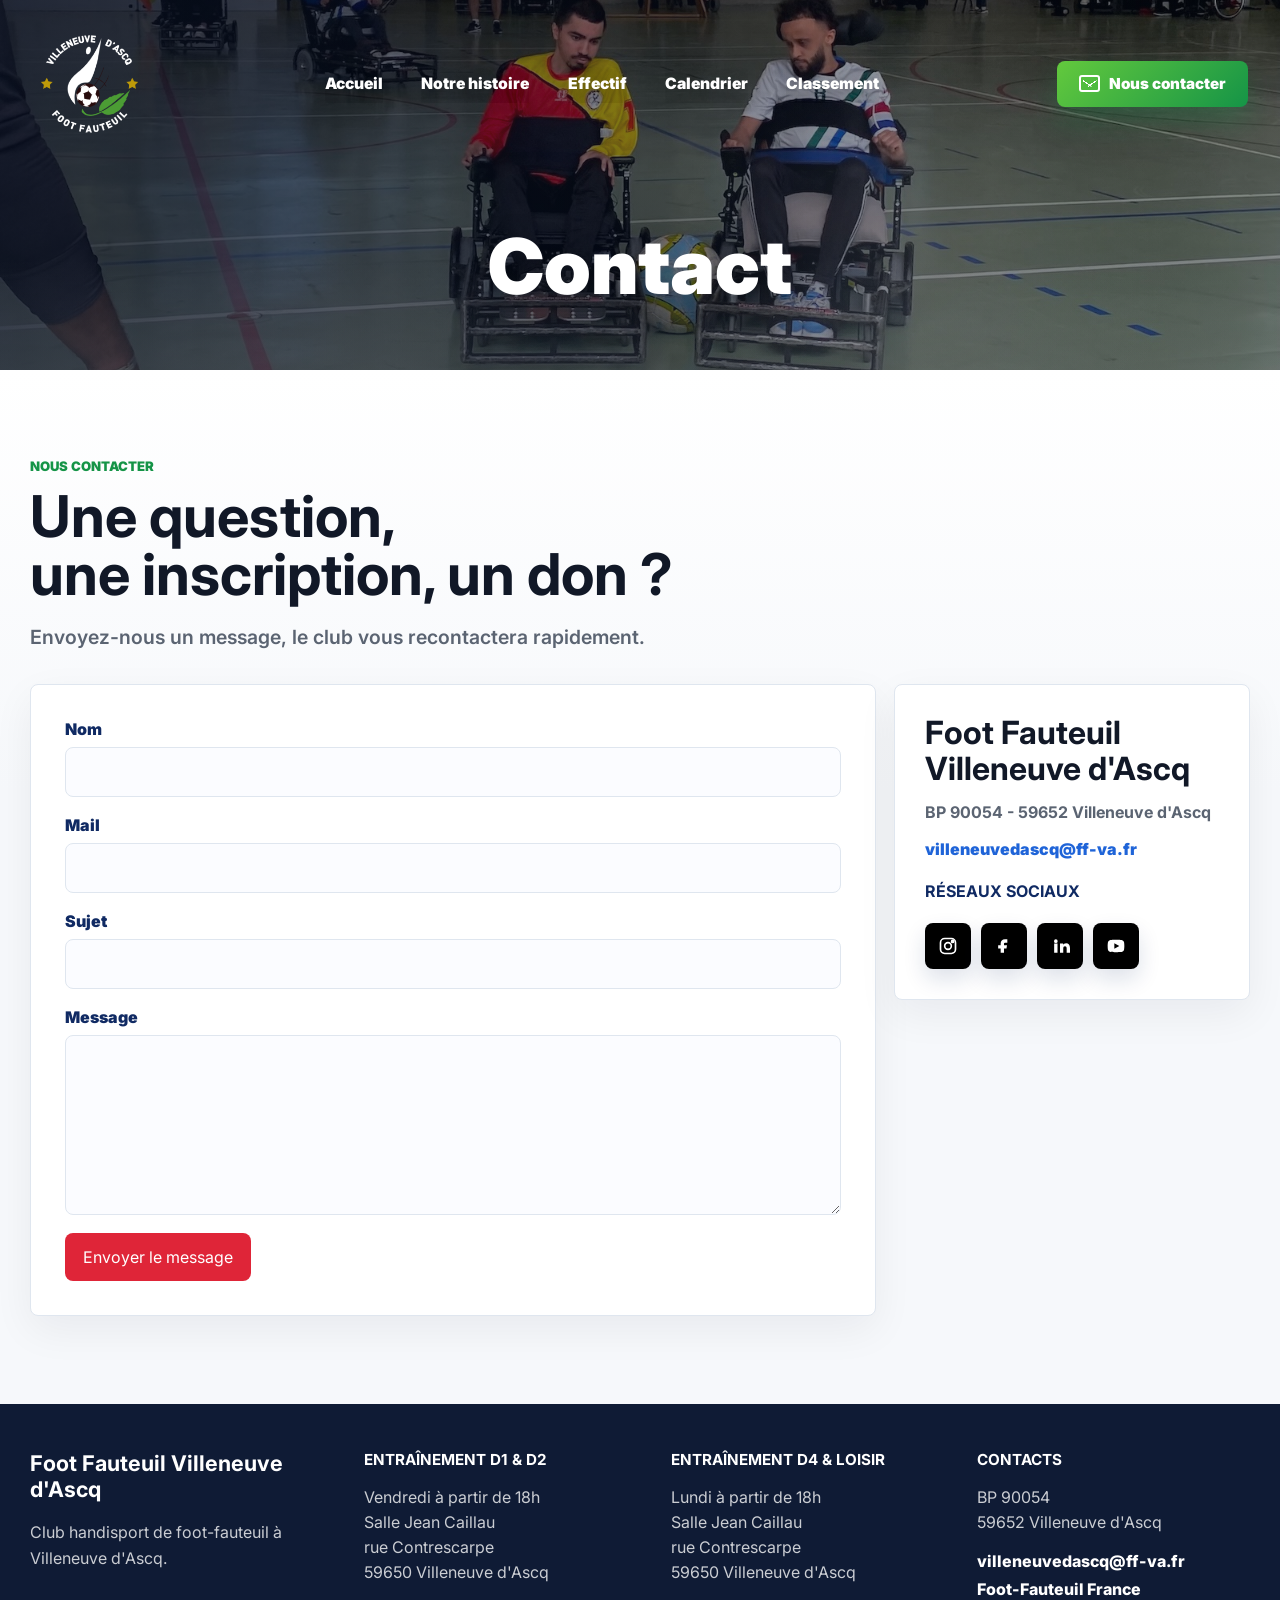
<file: contact.html>
<!DOCTYPE html>
<html lang="fr">
<head>
  <meta charset="UTF-8">
  <meta name="viewport" content="width=device-width, initial-scale=1.0">
  <meta name="description" content="Contactez le Foot Fauteuil Villeneuve d'Ascq.">
  <title>Contact - FFVA</title>
  <link rel="preconnect" href="https://fonts.googleapis.com">
  <link rel="preconnect" href="https://fonts.gstatic.com" crossorigin>
  <link href="https://fonts.googleapis.com/css2?family=Inter:wght@400;500;600;700;800;900&display=swap" rel="stylesheet">
  <link rel="icon" href="media/Logo-FFVA.png" type="image/png">
  <link rel="stylesheet" href="style.css">
</head>
<body>
  <div class="home-visual page-visual contact-visual">
    <header class="site-header" id="accueil">
      <img class="header-logo" src="media/Logo-FFVA.png" alt="Logo Foot Fauteuil Villeneuve d'Ascq">
      <div class="nav-wrap">
        <button class="menu-button" type="button" aria-expanded="false" aria-controls="site-nav">
          <span></span>
          <span></span>
          <span></span>
        </button>

        <nav class="main-nav" id="site-nav" aria-label="Navigation principale">
          <a href="index.html">Accueil</a>
          <a href="le-foot-fauteuil.html">Notre histoire</a>
          <a href="effectif.html">Effectif</a>
          <a href="calendrier.html">Calendrier</a>
          <a href="classement.html">Classement</a>
          <a class="mobile-contact-link is-active" href="contact.html">Nous contacter</a>
        </nav>
      </div>
      <a class="header-contact" href="contact.html">Nous contacter</a>
    </header>

    <p class="page-title">Contact</p>
  </div>

  <main class="contact-page">
    <section class="contact-shell" aria-labelledby="contact-title">
      <div class="contact-heading">
        <p class="section-kicker">Nous contacter</p>
        <h1 id="contact-title">Une question,<br> une inscription, un don ?</h1>
        <p>Envoyez-nous un message, le club vous recontactera rapidement.</p>
      </div>

      <div class="contact-layout">
        <form class="contact-form" action="mailto:villeneuvedascq@ff-va.fr" method="post" enctype="text/plain">
          <div class="form-row">
            <label for="contact-name">Nom</label>
            <input id="contact-name" name="Nom" type="text" autocomplete="name" required>
          </div>

          <div class="form-row">
            <label for="contact-email">Mail</label>
            <input id="contact-email" name="Mail" type="email" autocomplete="email" required>
          </div>

          <div class="form-row">
            <label for="contact-subject">Sujet</label>
            <input id="contact-subject" name="Sujet" type="text" required>
          </div>

          <div class="form-row">
            <label for="contact-message">Message</label>
            <textarea id="contact-message" name="Message" rows="7" required></textarea>
          </div>

          <button class="button primary" type="submit">Envoyer le message</button>
        </form>

        <aside class="contact-info" aria-label="Informations de contact">
          <h2>Foot Fauteuil Villeneuve d'Ascq</h2>
          <p>BP 90054 - 59652 Villeneuve d'Ascq</p>
          <a href="mailto:villeneuvedascq@ff-va.fr">villeneuvedascq@ff-va.fr</a>
          <h3>R&eacute;seaux sociaux</h3>
          <div class="social-links" aria-label="R&eacute;seaux sociaux">
            <a href="https://www.instagram.com/explore/search/keyword/?q=foot%20fauteuil%20villeneuve%20d%27ascq" target="_blank" rel="noreferrer" aria-label="Instagram">
              <svg class="social-icon" viewBox="0 0 24 24" aria-hidden="true">
                <rect x="3" y="3" width="18" height="18" rx="5"></rect>
                <circle cx="12" cy="12" r="4"></circle>
                <circle cx="17.5" cy="6.5" r="1.2"></circle>
              </svg>
            </a>
            <a href="https://www.facebook.com/search/top?q=foot%20fauteuil%20villeneuve%20d%27ascq" target="_blank" rel="noreferrer" aria-label="Facebook">
              <svg class="social-icon" viewBox="0 0 24 24" aria-hidden="true">
                <path d="M14 8h2V4h-2.8C9.9 4 8 6 8 9.1V11H5v4h3v5h4v-5h3l.6-4H12V9.3C12 8.4 12.6 8 14 8Z"></path>
              </svg>
            </a>
            <a href="https://www.linkedin.com/search/results/all/?keywords=Foot%20Fauteuil%20Villeneuve%20d%27Ascq" target="_blank" rel="noreferrer" aria-label="LinkedIn">
              <svg class="social-icon" viewBox="0 0 24 24" aria-hidden="true">
                <path d="M5 9h4v11H5V9Zm2-5a2.2 2.2 0 1 1 0 4.4A2.2 2.2 0 0 1 7 4Zm5 5h3.8v1.5c.6-.9 1.7-1.8 3.5-1.8 3 0 4.7 2 4.7 5.6V20h-4v-5.1c0-1.7-.7-2.7-2-2.7-1.4 0-2.1 1-2.1 2.7V20H12V9Z"></path>
              </svg>
            </a>
            <a href="https://www.youtube.com/results?search_query=Foot+Fauteuil+Villeneuve+d%27Ascq" target="_blank" rel="noreferrer" aria-label="YouTube">
              <svg class="social-icon" viewBox="0 0 24 24" aria-hidden="true">
                <path d="M21.6 7.2a3 3 0 0 0-2.1-2.1C17.7 4.6 12 4.6 12 4.6s-5.7 0-7.5.5a3 3 0 0 0-2.1 2.1C2 9 2 12 2 12s0 3 .4 4.8a3 3 0 0 0 2.1 2.1c1.8.5 7.5.5 7.5.5s5.7 0 7.5-.5a3 3 0 0 0 2.1-2.1C22 15 22 12 22 12s0-3-.4-4.8ZM10 15.4V8.6l6 3.4-6 3.4Z"></path>
              </svg>
            </a>
          </div>
        </aside>
      </div>
    </section>
  </main>

  <footer class="site-footer" id="contact">
    <div>
      <h2>Foot Fauteuil Villeneuve d'Ascq</h2>
      <p>Club handisport de foot-fauteuil &agrave; Villeneuve d'Ascq.</p>
    </div>
    <div>
      <h3>Entra&icirc;nement D1 & D2</h3>
      <p>Vendredi &agrave; partir de 18h<br>Salle Jean Caillau<br>rue Contrescarpe<br>59650 Villeneuve d'Ascq</p>
    </div>
    <div>
      <h3>Entra&icirc;nement D4 & loisir</h3>
      <p>Lundi &agrave; partir de 18h<br>Salle Jean Caillau<br>rue Contrescarpe<br>59650 Villeneuve d'Ascq</p>
    </div>
    <div>
      <h3>Contacts</h3>
      <p>BP 90054<br>59652 Villeneuve d'Ascq</p>
      <a href="mailto:villeneuvedascq@ff-va.fr">villeneuvedascq@ff-va.fr</a>
      <a href="https://foot-fauteuil.fr/" target="_blank" rel="noreferrer">Foot-Fauteuil France</a>
    </div>
  </footer>

  <script src="script.js"></script>
</body>
</html>
</file>
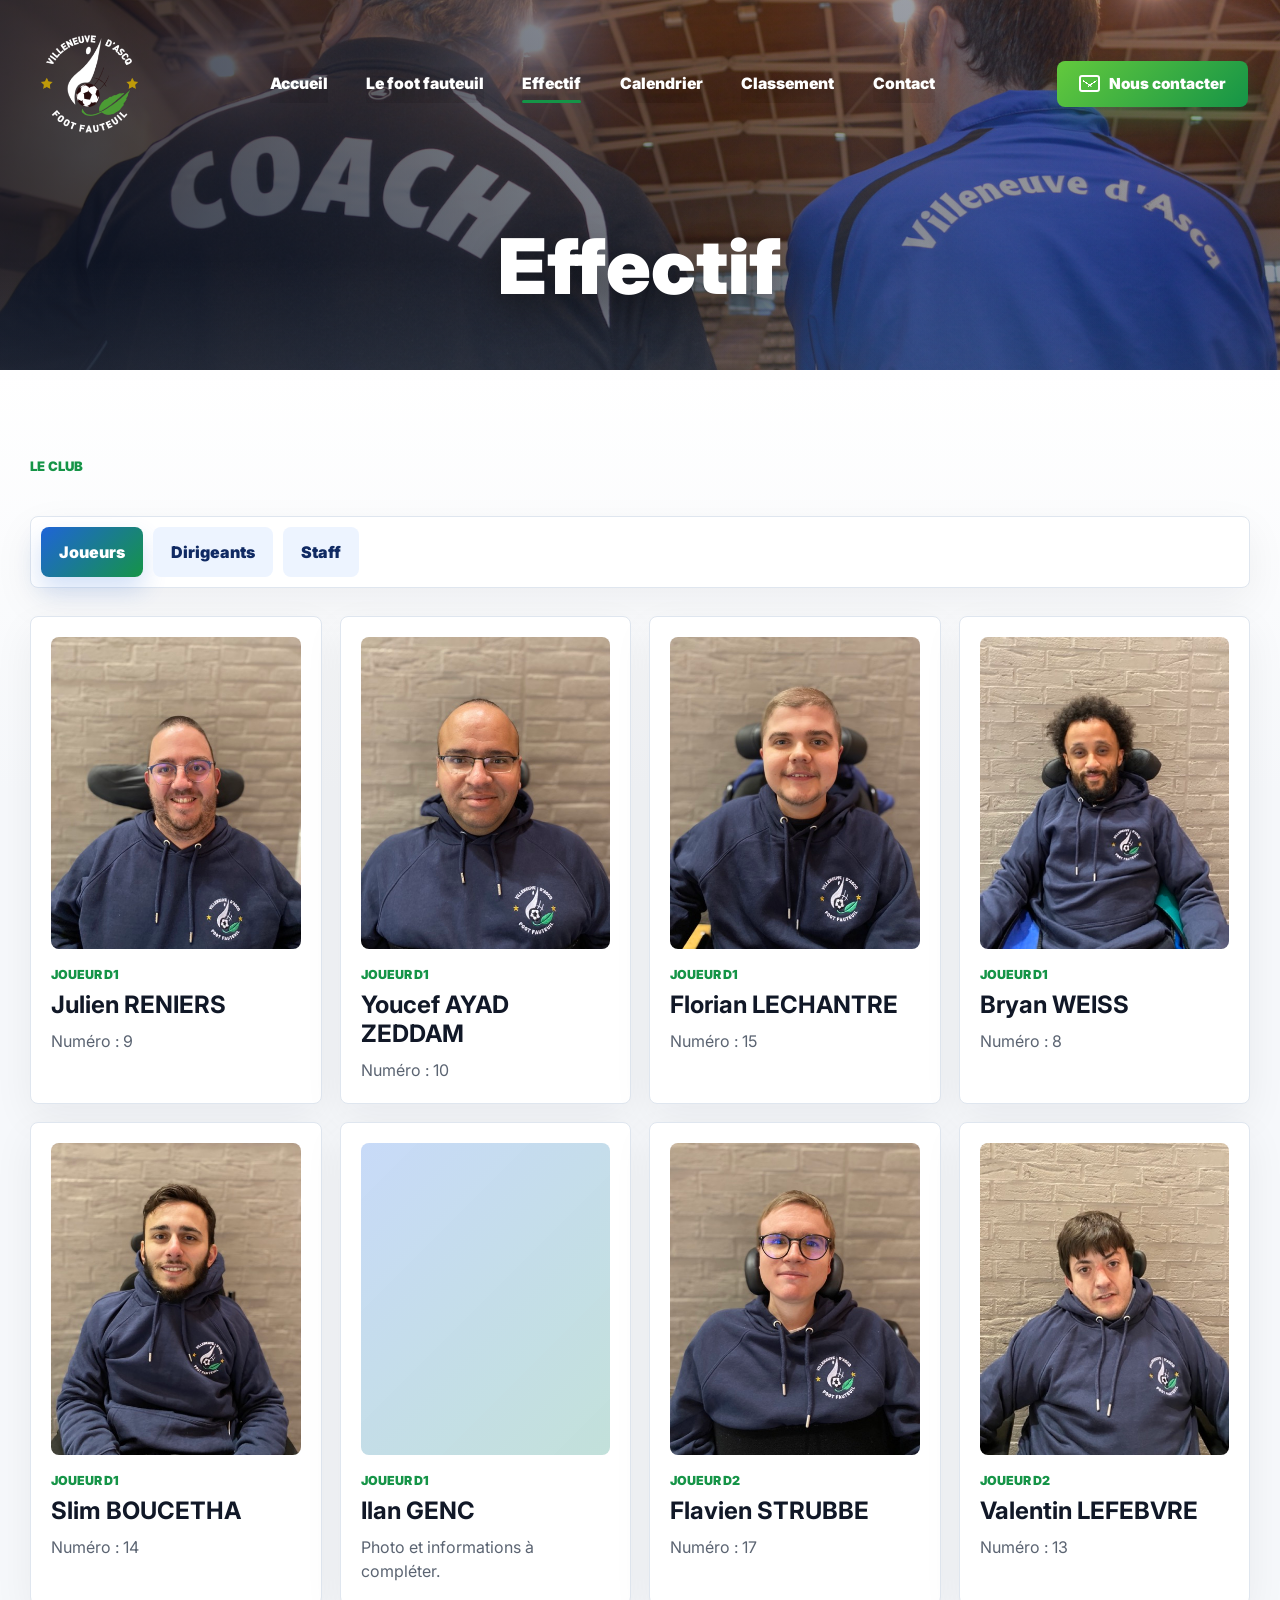
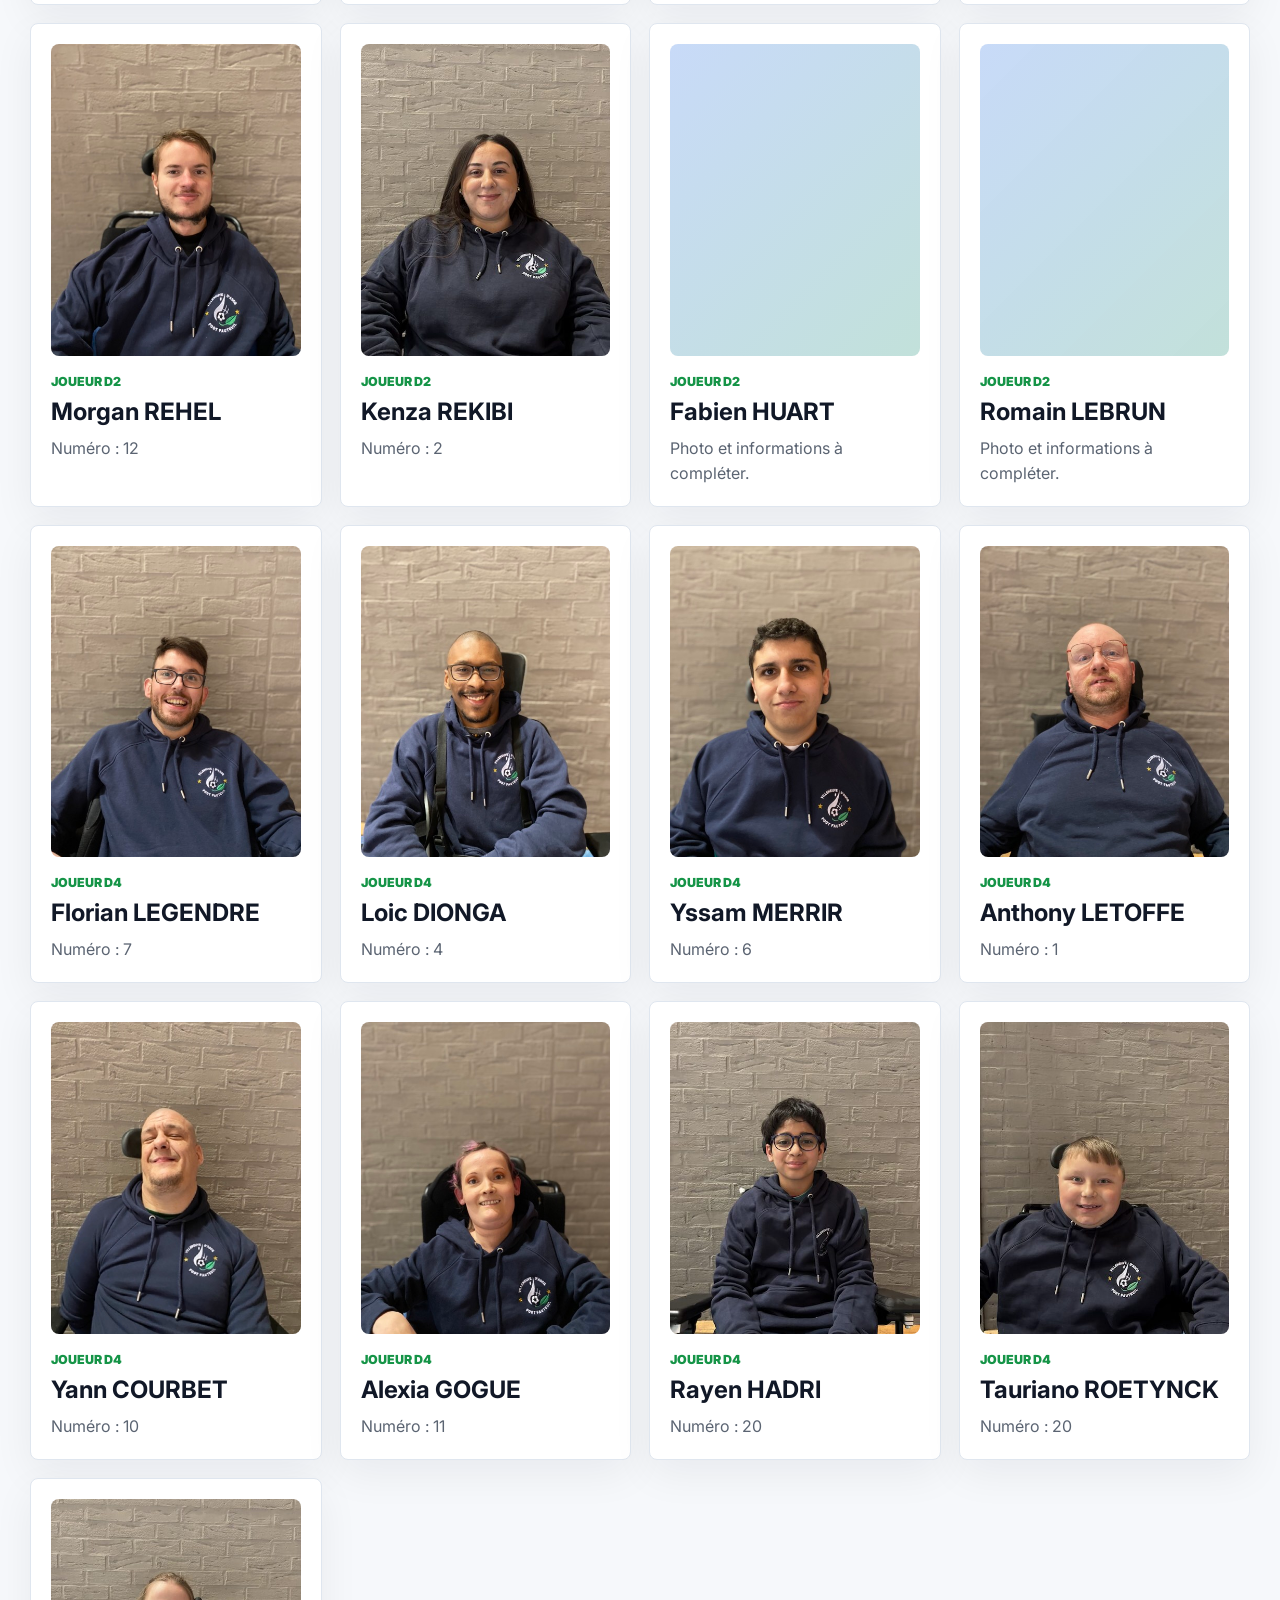
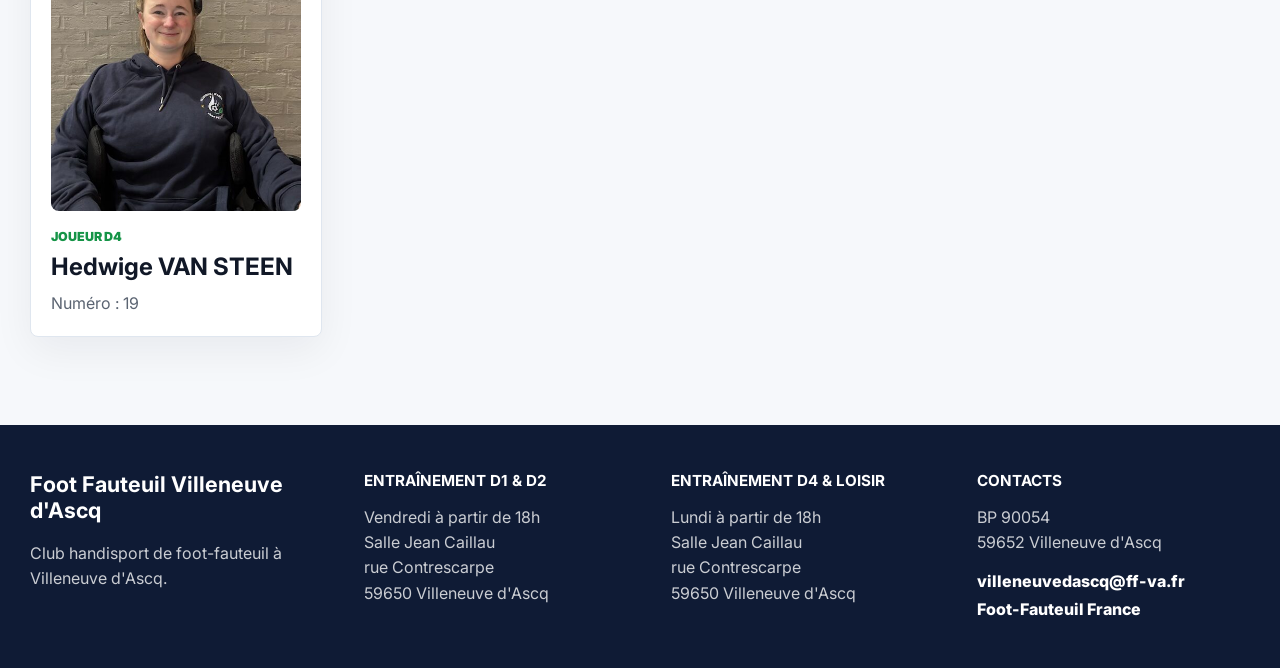
<file: Effectif.html>
﻿<!DOCTYPE html>
<html lang="fr">
<head>
  <meta charset="UTF-8">
  <meta name="viewport" content="width=device-width, initial-scale=1.0">
  <meta name="description" content="Page effectif du Foot Fauteuil Villeneuve d'Ascq.">
  <title>Effectif - FFVA</title>
  <link rel="preconnect" href="https://fonts.googleapis.com">
  <link rel="preconnect" href="https://fonts.gstatic.com" crossorigin>
  <link href="https://fonts.googleapis.com/css2?family=Inter:wght@400;500;600;700;800;900&display=swap" rel="stylesheet">
  <link rel="stylesheet" href="style.css">
</head>
<body>
  <div class="home-visual page-visual effectif-visual">
    <header class="site-header" id="accueil">
      <img class="header-logo" src="media/Logo-FFVA.png" alt="Logo Foot Fauteuil Villeneuve d'Ascq">
      <div class="nav-wrap">
        <button class="menu-button" type="button" aria-expanded="false" aria-controls="site-nav">
          <span></span>
          <span></span>
          <span></span>
        </button>

        <nav class="main-nav" id="site-nav" aria-label="Navigation principale">
          <a href="index.html">Accueil</a>
          <a href="le-foot-fauteuil.html">Le foot fauteuil</a>
          <a class="is-active" href="Effectif.html">Effectif</a>
          <a href="Calendrier.html">Calendrier</a>
          <a href="Classement.html">Classement</a>
          <a href="Contact.html">Contact</a>
        </nav>
      </div>
      <a class="header-contact" href="Contact.html">Nous contacter</a>
    </header>

    <p class="page-title">Effectif</p>
  </div>

  <main class="effectif-page">
    <section class="layout-switcher" aria-labelledby="effectif-layout-title">
      <div class="layout-heading">
        <p class="section-kicker">Le club</p>
      </div>

      <div class="layout-buttons" role="tablist" aria-label="Dispositions de la page effectif">
        <button class="layout-button is-active" type="button" role="tab" aria-selected="true" data-layout="cards">Joueurs</button>
        <button class="layout-button" type="button" role="tab" aria-selected="false" data-layout="teams">Dirigeants</button>
        <button class="layout-button" type="button" role="tab" aria-selected="false" data-layout="staff">Staff</button>
      </div>

      <div class="layout-panels">
        <section class="layout-panel is-active" role="tabpanel" data-layout-panel="cards">
          <div class="players-grid">
            <article class="player-card">
              <img class="player-photo" src="media/joueurs/D1/D1.jpeg" alt="Joueur D1 du FFVA">
              <p class="player-role">Joueur D1</p>
              <h2>Julien RENIERS</h2>
              <p>Num&eacute;ro : 9</p>
            </article>
            <article class="player-card">
              <img class="player-photo" src="media/joueurs/D1/IMG_5335-Moyenne.jpeg" alt="Joueur D1 du FFVA">
              <p class="player-role">Joueur D1</p>
              <h2>Youcef AYAD ZEDDAM</h2>
              <p>Num&eacute;ro : 10</p>
            </article>
            <article class="player-card">
              <img class="player-photo" src="media/joueurs/D1/IMG_5337-Moyenne.jpeg" alt="Joueur D1 du FFVA">
              <p class="player-role">Joueur D1</p>
              <h2>Florian LECHANTRE</h2>
              <p>Num&eacute;ro : 15</p>
            </article>
            <article class="player-card">
              <img class="player-photo" src="media/joueurs/D1/IMG_5736-Moyenne.jpeg" alt="Joueur D1 du FFVA">
              <p class="player-role">Joueur D1</p>
              <h2>Bryan WEISS</h2>
              <p>Num&eacute;ro : 8</p>
            </article>
            <article class="player-card">
              <img class="player-photo" src="media/joueurs/D1/IMG_5740-Moyenne.jpeg" alt="Joueur D1 du FFVA">
              <p class="player-role">Joueur D1</p>
              <h2>Slim BOUCETHA</h2>
              <p>Num&eacute;ro : 14</p>
            </article>
            <article class="player-card">
              <span class="player-photo-placeholder"></span>
              <p class="player-role">Joueur D1</p>
              <h2>Ilan GENC</h2>
              <p>Photo et informations &agrave; compl&eacute;ter.</p>
            </article>
            <article class="player-card">
              <img class="player-photo" src="media/joueurs/D2/D2.jpeg" alt="Joueur D2 du FFVA">
              <p class="player-role">Joueur D2</p>
              <h2>Flavien STRUBBE</h2>
              <p>Num&eacute;ro : 17</p>
            </article>
            <article class="player-card">
              <img class="player-photo" src="media/joueurs/D2/IMG_5735-Moyenne.jpeg" alt="Joueur D2 du FFVA">
              <p class="player-role">Joueur D2</p>
              <h2>Valentin LEFEBVRE</h2>
              <p>Num&eacute;ro : 13</p>
            </article>
            <article class="player-card">
              <img class="player-photo" src="media/joueurs/D2/IMG_5911-Moyenne.jpeg" alt="Joueur D2 du FFVA">
              <p class="player-role">Joueur D2</p>
              <h2>Morgan REHEL</h2>
              <p>Num&eacute;ro : 12</p>
            </article>
            <article class="player-card">
              <img class="player-photo" src="media/joueurs/D2/IMG_8826.jpg" alt="Joueur D2 du FFVA">
              <p class="player-role">Joueur D2</p>
              <h2>Kenza REKIBI</h2>
              <p>Num&eacute;ro : 2</p>
            </article>
            <article class="player-card">
              <span class="player-photo-placeholder"></span>
              <p class="player-role">Joueur D2</p>
              <h2>Fabien HUART</h2>
              <p>Photo et informations &agrave; compl&eacute;ter.</p>
            </article>
            <article class="player-card">
              <span class="player-photo-placeholder"></span>
              <p class="player-role">Joueur D2</p>
              <h2>Romain LEBRUN</h2>
              <p>Photo et informations &agrave; compl&eacute;ter.</p>
            </article>
            <article class="player-card">
              <img class="player-photo" src="media/joueurs/D4/IMG_5898-Moyenne.jpeg" alt="Joueur D4 du FFVA">
              <p class="player-role">Joueur D4</p>
              <h2>Florian LEGENDRE</h2>
              <p>Num&eacute;ro : 7</p>
            </article>
            <article class="player-card">
              <img class="player-photo" src="media/joueurs/D4/IMG_5900-Moyenne.jpeg" alt="Joueur D4 du FFVA">
              <p class="player-role">Joueur D4</p>
              <h2>Loic DIONGA</h2>
              <p>Num&eacute;ro : 4</p>
            </article>
            <article class="player-card">
              <img class="player-photo" src="media/joueurs/D4/IMG_5901-Moyenne.jpeg" alt="Joueur D4 du FFVA">
              <p class="player-role">Joueur D4</p>
              <h2>Yssam MERRIR</h2>
              <p>Num&eacute;ro : 6</p>
            </article>
            <article class="player-card">
              <img class="player-photo" src="media/joueurs/D4/IMG_5907-Moyenne.jpeg" alt="Joueur D4 du FFVA">
              <p class="player-role">Joueur D4</p>
              <h2>Anthony LETOFFE</h2>
              <p>Num&eacute;ro : 1</p>
            </article>
            <article class="player-card">
              <img class="player-photo" src="media/joueurs/D4/IMG_5909-Moyenne.jpeg" alt="Joueur D4 du FFVA">
              <p class="player-role">Joueur D4</p>
              <h2>Yann COURBET</h2>
              <p>Num&eacute;ro : 10</p>
            </article>
            <article class="player-card">
              <img class="player-photo" src="media/joueurs/D4/IMG_5910-Moyenne.jpeg" alt="Joueur D4 du FFVA">
              <p class="player-role">Joueur D4</p>
              <h2>Alexia GOGUE</h2>
              <p>Num&eacute;ro : 11</p>
            </article>
            <article class="player-card">
              <img class="player-photo" src="media/joueurs/D4/IMG_8872.jpg" alt="Joueur D4 du FFVA">
              <p class="player-role">Joueur D4</p>
              <h2>Rayen HADRI</h2>
              <p>Num&eacute;ro : 20</p>
            </article>
            <article class="player-card">
              <img class="player-photo" src="media/joueurs/D4/IMG_8873.jpg" alt="Joueur D4 du FFVA">
              <p class="player-role">Joueur D4</p>
              <h2>Tauriano ROETYNCK</h2>
              <p>Num&eacute;ro : 20</p>
            </article>
            <article class="player-card">
              <img class="player-photo" src="media/joueurs/D4/IMG_8874.jpg" alt="Joueur D4 du FFVA">
              <p class="player-role">Joueur D4</p>
              <h2>Hedwige VAN STEEN</h2>
              <p>Num&eacute;ro : 19</p>
            </article>
          </div>
        </section>

        <section class="layout-panel" role="tabpanel" data-layout-panel="teams" hidden>
          <h2 class="section-title">LES MEMBRES DU BUREAU DU FOOT FAUTEUIL VILLENEUVE D'ASCQ</h2>
          <div class="players-grid">
            <article class="player-card">
              <img class="player-photo" src="media/dirigeants/IMG_7363-Moyenne.jpeg" alt="Dirigeant du FFVA">
              <p class="player-role">Pr&eacute;sident</p>
              <h2>Malik REKIBI</h2>
            </article>
            <article class="player-card">
              <img class="player-photo" src="media/dirigeants/IMG_5919-Moyenne.jpeg" alt="Dirigeant du FFVA">
              <p class="player-role">Vice-Pr&eacute;sidente</p>
              <h2>Lise AYAD-ZDDAM</h2>
            </article>
            <article class="player-card">
              <img class="player-photo" src="media/dirigeants/IMG_5739-Moyenne.jpeg" alt="Dirigeant du FFVA">
              <p class="player-role">Tr&eacute;sorier</p>
              <h2>Daniel DUQUESNE</h2>
            </article>
            <article class="player-card">
              <img class="player-photo" src="media/dirigeants/IMG_8826.jpg" alt="Dirigeant du FFVA">
              <p class="player-role">Secr&eacute;taire</p>
              <h2>kenza REKIBI</h2>
            </article>
            <article class="player-card">
              <span class="player-photo-placeholder"></span>
              <p class="player-role">Secr&eacute;taire Adjoint</p>
              <h2>Edmond VIGIN</h2>
            </article>
          </div>
          <h3 class="section-subtitle">LE CONSEIL D&rsquo;ADMINISTRATION</h3>
          <div class="players-grid">
            <article class="player-card">
              <img class="player-photo" src="media/Conseil d'administration/IMG_5312-Moyenne.jpeg" alt="Membre du conseil d'administration du FFVA">
              <p class="player-role">Membre du Conseil d&rsquo;Administration</p>
              <h2>Myriam STRUBBE</h2>
            </article>
            <article class="player-card">
              <img class="player-photo" src="media/Conseil d'administration/IMG_5322-Moyenne.jpeg" alt="Membre du conseil d'administration du FFVA">
              <p class="player-role">Membre du Conseil d&rsquo;Administration</p>
              <h2>Julien RENIERS</h2>
            </article>
            <article class="player-card">
              <img class="player-photo" src="media/Conseil d'administration/IMG_5327-Moyenne.jpeg" alt="Membre du conseil d'administration du FFVA">
              <p class="player-role">Membre du Conseil d&rsquo;Administration</p>
              <h2>Sebastien DUCHESNE</h2>
            </article>
            <article class="player-card">
              <img class="player-photo" src="media/Conseil d'administration/IMG_5329-Moyenne.jpeg" alt="Membre du conseil d'administration du FFVA">
              <p class="player-role">Membre du Conseil d&rsquo;Administration</p>
              <h2>Flavien STRUBBE</h2>
            </article>
            <article class="player-card">
              <img class="player-photo" src="media/Conseil d'administration/IMG_5335-Moyenne.jpeg" alt="Membre du conseil d'administration du FFVA">
              <p class="player-role">Membre du Conseil d&rsquo;Administration</p>
              <h2>Youcef AYAD ZEDDAM</h2>
            </article>
            <article class="player-card">
              <img class="player-photo" src="media/Conseil d'administration/IMG_5903-Moyenne.jpeg" alt="Membre du conseil d'administration du FFVA">
              <p class="player-role">Membre du Conseil d&rsquo;Administration</p>
              <h2>Cyprien FOURNIER</h2>
            </article>
            <article class="player-card">
              <img class="player-photo" src="media/Conseil d'administration/IMG_5911-Moyenne.jpeg" alt="Membre du conseil d'administration du FFVA">
              <p class="player-role">Membre du Conseil d&rsquo;Administration</p>
              <h2>Morgan REHEL</h2>
            </article>
          </div>
        </section>

        <section class="layout-panel" role="tabpanel" data-layout-panel="staff" hidden>
          <div class="players-grid">
            <article class="player-card">
              <span class="player-photo-placeholder"></span>
              <p class="player-role">Coach D1</p>
              <h2>Jaques RENIERS</h2>
              <p>Fonction ou information &agrave; compl&eacute;ter.</p>
            </article>
            <article class="player-card">
              <span class="player-photo-placeholder"></span>
              <p class="player-role">Coach D2</p>
              <h2>Guillaume DELCOURT</h2>
              <p>Fonction ou information &agrave; compl&eacute;ter.</p>
            </article>
            <article class="player-card">
              <img class="player-photo" src="media/Conseil d'administration/IMG_5327-Moyenne.jpeg" alt="Membre du conseil d'administration du FFVA">
              <p class="player-role">Coach D4</p>
              <h2>Sebastien DUSCHENE</h2>
              <p>Fonction ou information &agrave; compl&eacute;ter.</p>
            </article>
            <article class="player-card">
              <img class="player-photo" src="media/joueurs/D1/IMG_5736-Moyenne.jpeg" alt="Joueur D1 du FFVA">
              <p class="player-role">Coach</p>
              <h2>Bryan WEISS</h2>
              <p>Fonction ou information &agrave; compl&eacute;ter.</p>
            </article>
            <article class="player-card">
              <span class="player-photo-placeholder"></span>
              <p class="player-role">Coach</p>
              <h2>Blaise Deperchin</h2>
              <p>Fonction ou information &agrave; compl&eacute;ter.</p>
            </article>
            <article class="player-card">
              <img class="player-photo" src="media/Conseil d'administration/IMG_5915-Moyenne.jpeg" alt="Membre du conseil d'administration du FFVA">
              <p class="player-role">Technicien</p>
              <h2>Guillaume PEZIN</h2>
              <p>Fonction ou information &agrave; compl&eacute;ter.</p>
            </article>
          </div>
        </section>
      </div>
    </section>
  </main>

  <footer class="site-footer" id="contact">
    <div>
      <h2>Foot Fauteuil Villeneuve d'Ascq</h2>
      <p>Club handisport de foot-fauteuil &agrave; Villeneuve d'Ascq.</p>
    </div>
    <div>
      <h3>Entra&icirc;nement D1 & D2</h3>
      <p>Vendredi &agrave; partir de 18h<br>Salle Jean Caillau<br>rue Contrescarpe<br>59650 Villeneuve d'Ascq</p>
    </div>
    <div>
      <h3>Entra&icirc;nement D4 & loisir</h3>
      <p>Lundi &agrave; partir de 18h<br>Salle Jean Caillau<br>rue Contrescarpe<br>59650 Villeneuve d'Ascq</p>
    </div>
    <div>
      <h3>Contacts</h3>
      <p>BP 90054<br>59652 Villeneuve d'Ascq</p>
      <a href="mailto:villeneuvedascq@ff-va.fr">villeneuvedascq@ff-va.fr</a>
      <a href="https://foot-fauteuil.fr/" target="_blank" rel="noreferrer">Foot-Fauteuil France</a>
    </div>
  </footer>

  <script src="script.js"></script>
</body>
</html>
</file>
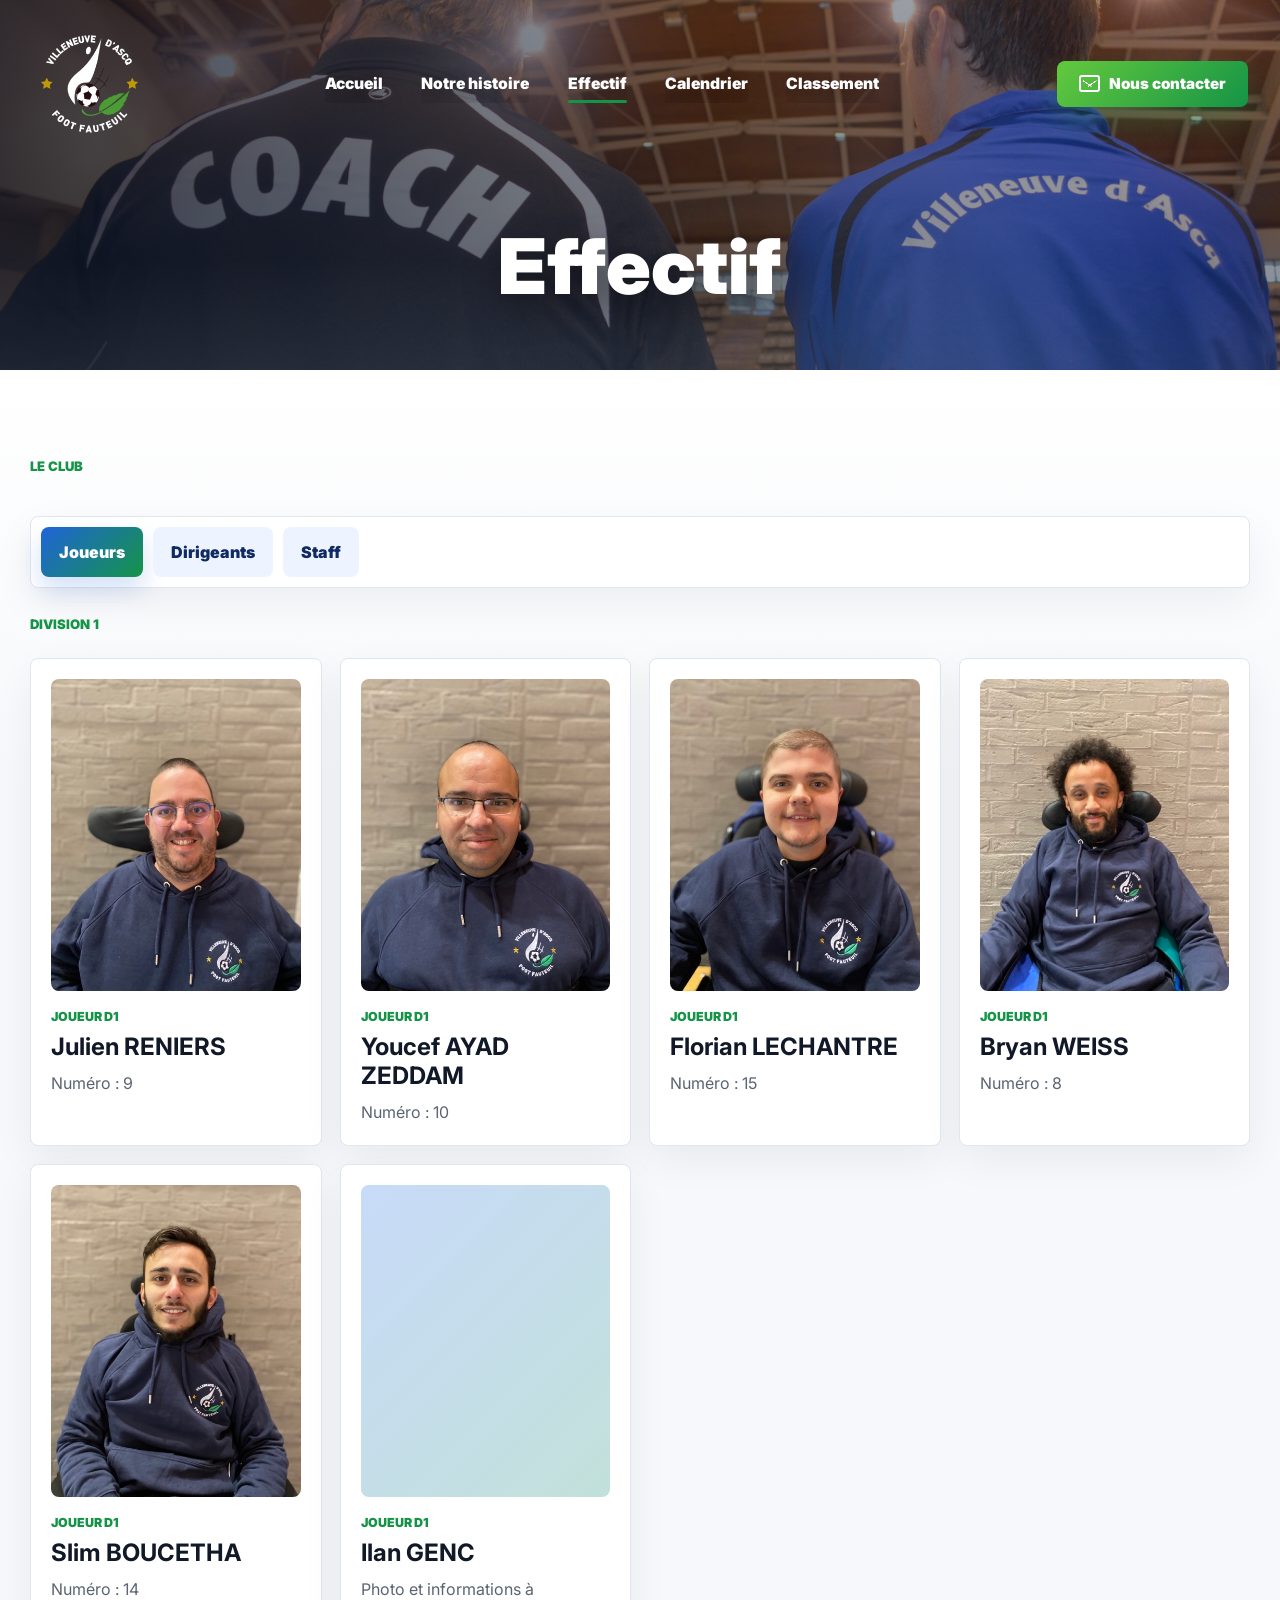
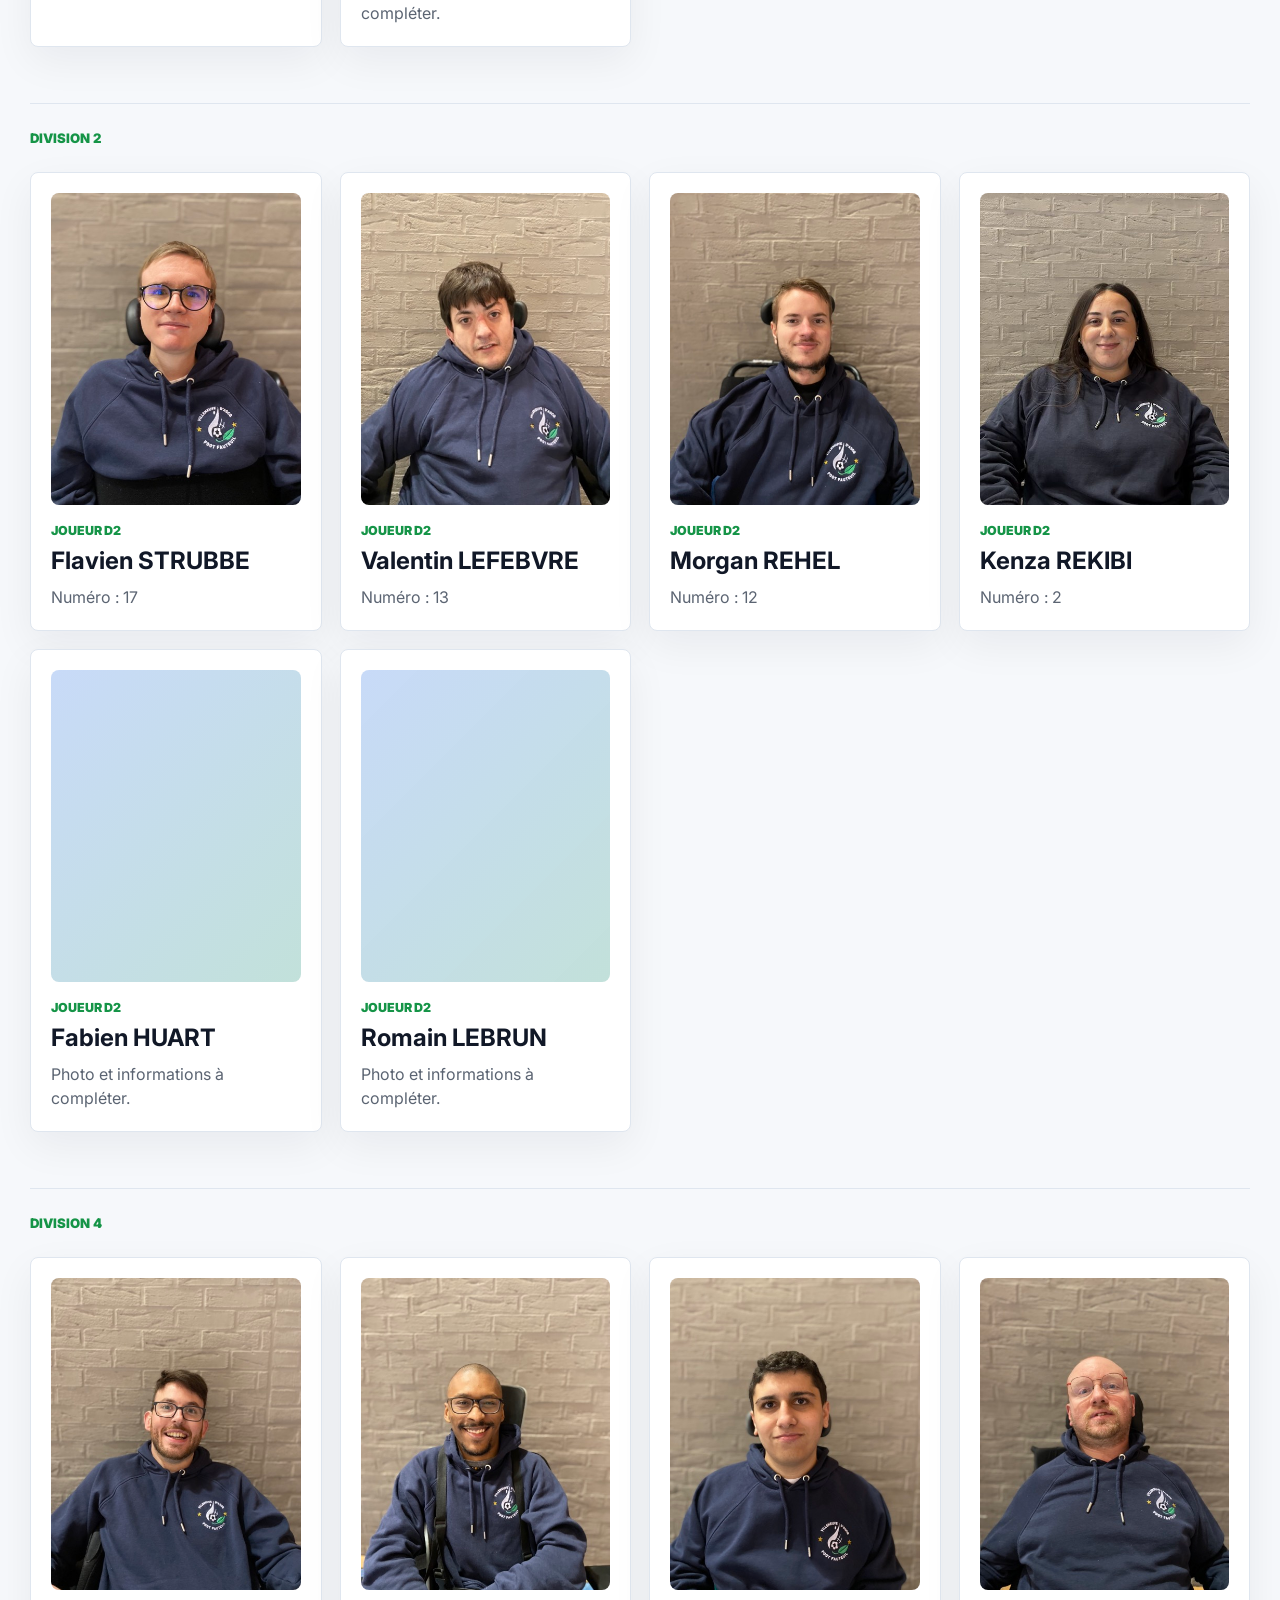
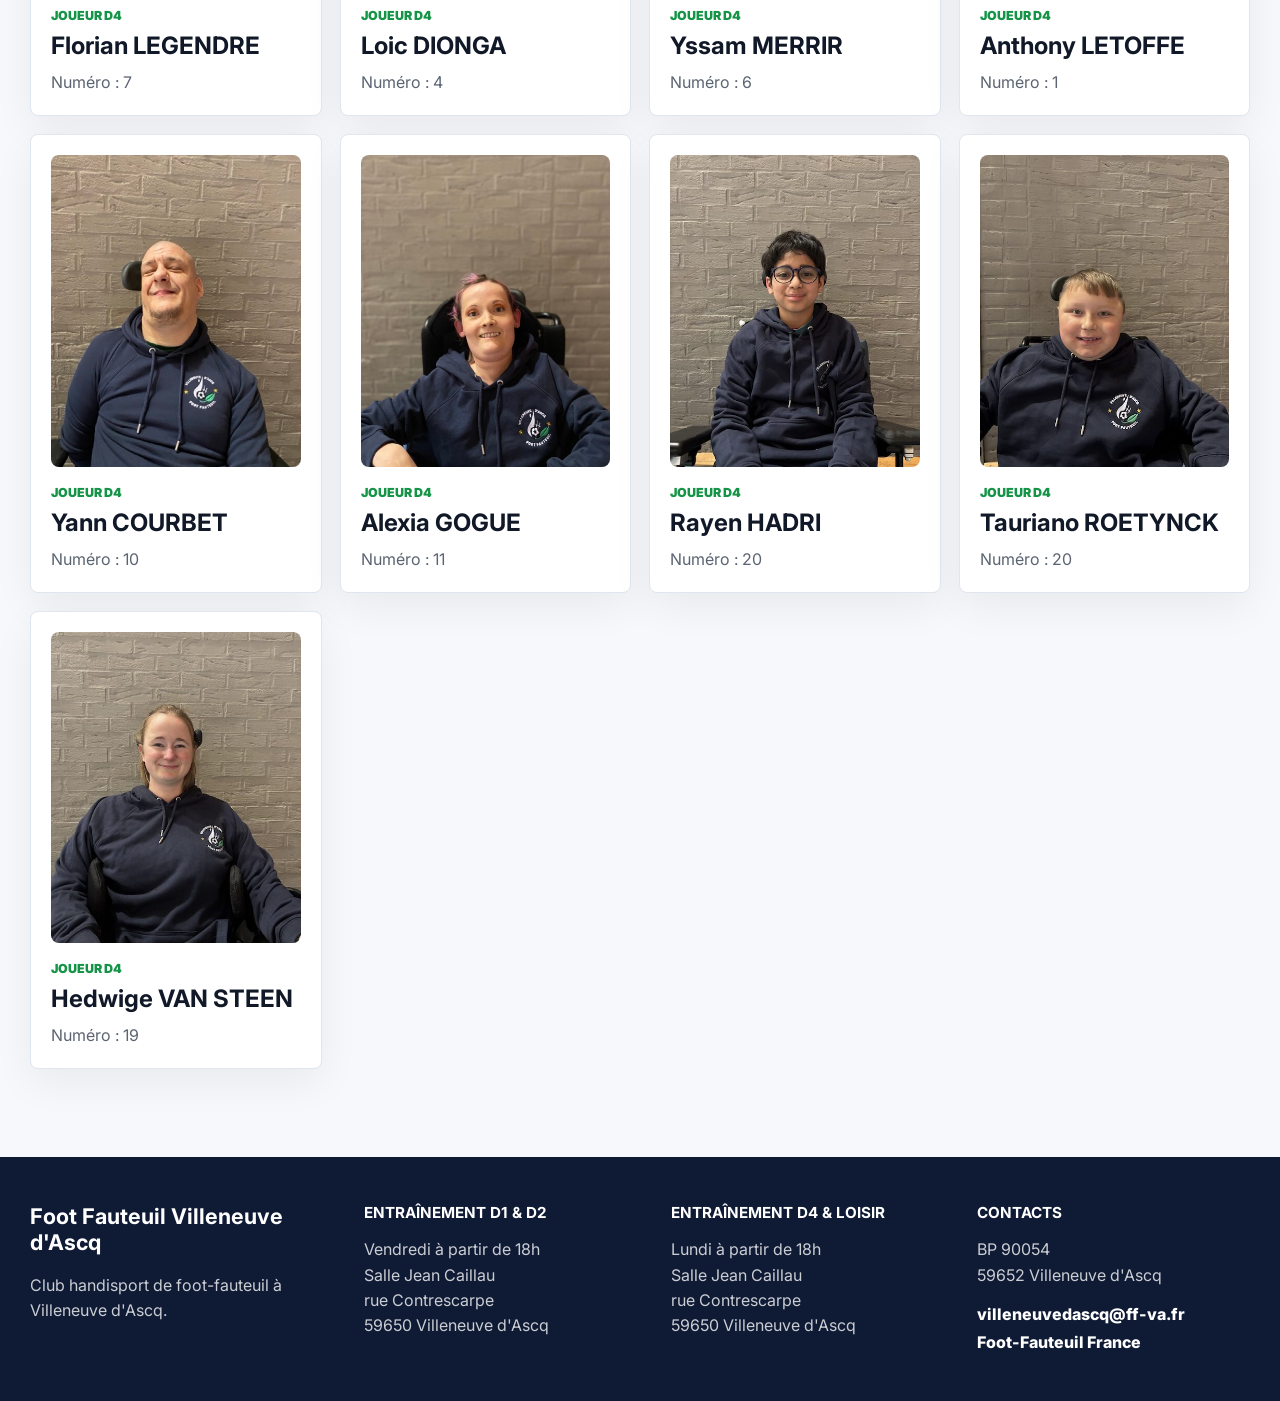
<file: effectif.html>
﻿<!DOCTYPE html>
<html lang="fr">
<head>
  <meta charset="UTF-8">
  <meta name="viewport" content="width=device-width, initial-scale=1.0">
  <meta name="description" content="Page effectif du Foot Fauteuil Villeneuve d'Ascq.">
  <title>Effectif - FFVA</title>
  <link rel="preconnect" href="https://fonts.googleapis.com">
  <link rel="preconnect" href="https://fonts.gstatic.com" crossorigin>
  <link href="https://fonts.googleapis.com/css2?family=Inter:wght@400;500;600;700;800;900&display=swap" rel="stylesheet">
  <link rel="icon" href="media/Logo-FFVA.png" type="image/png">
  <link rel="stylesheet" href="style.css">
</head>
<body>
  <div class="home-visual page-visual effectif-visual">
    <header class="site-header" id="accueil">
      <img class="header-logo" src="media/Logo-FFVA.png" alt="Logo Foot Fauteuil Villeneuve d'Ascq">
      <div class="nav-wrap">
        <button class="menu-button" type="button" aria-expanded="false" aria-controls="site-nav">
          <span></span>
          <span></span>
          <span></span>
        </button>

        <nav class="main-nav" id="site-nav" aria-label="Navigation principale">
          <a href="index.html">Accueil</a>
          <a href="le-foot-fauteuil.html">Notre histoire</a>
          <a class="is-active" href="effectif.html">Effectif</a>
          <a href="calendrier.html">Calendrier</a>
          <a href="classement.html">Classement</a>
          <a class="mobile-contact-link" href="contact.html">Nous contacter</a>
        </nav>
      </div>
      <a class="header-contact" href="contact.html">Nous contacter</a>
    </header>

    <p class="page-title">Effectif</p>
  </div>

  <main class="effectif-page">
    <section class="layout-switcher" aria-labelledby="effectif-layout-title">
      <div class="layout-heading">
        <p class="section-kicker">Le club</p>
      </div>

      <div class="layout-buttons" role="tablist" aria-label="Dispositions de la page effectif">
        <button class="layout-button is-active" type="button" role="tab" aria-selected="true" data-layout="cards">Joueurs</button>
        <button class="layout-button" type="button" role="tab" aria-selected="false" data-layout="teams">Dirigeants</button>
        <button class="layout-button" type="button" role="tab" aria-selected="false" data-layout="staff">Staff</button>
      </div>

      <div class="layout-panels">
        <section class="layout-panel is-active" role="tabpanel" data-layout-panel="cards">
          <div class="division-list">
            <section class="division-section">
              <div class="division-heading">
                <p class="section-kicker">Division 1</p>
              </div>

              <div class="players-grid">
                <article class="player-card">
              <img class="player-photo" src="media/joueurs/D1/D1.jpeg" alt="Joueur D1 du FFVA">
              <p class="player-role">Joueur D1</p>
              <h2>Julien RENIERS</h2>
              <p>Num&eacute;ro : 9</p>
            </article>
            <article class="player-card">
              <img class="player-photo" src="media/joueurs/D1/IMG_5335-Moyenne.jpeg" alt="Joueur D1 du FFVA">
              <p class="player-role">Joueur D1</p>
              <h2>Youcef AYAD ZEDDAM</h2>
              <p>Num&eacute;ro : 10</p>
            </article>
            <article class="player-card">
              <img class="player-photo" src="media/joueurs/D1/IMG_5337-Moyenne.jpeg" alt="Joueur D1 du FFVA">
              <p class="player-role">Joueur D1</p>
              <h2>Florian LECHANTRE</h2>
              <p>Num&eacute;ro : 15</p>
            </article>
            <article class="player-card">
              <img class="player-photo" src="media/joueurs/D1/IMG_5736-Moyenne.jpeg" alt="Joueur D1 du FFVA">
              <p class="player-role">Joueur D1</p>
              <h2>Bryan WEISS</h2>
              <p>Num&eacute;ro : 8</p>
            </article>
            <article class="player-card">
              <img class="player-photo" src="media/joueurs/D1/IMG_5740-Moyenne.jpeg" alt="Joueur D1 du FFVA">
              <p class="player-role">Joueur D1</p>
              <h2>Slim BOUCETHA</h2>
              <p>Num&eacute;ro : 14</p>
            </article>
            <article class="player-card">
              <span class="player-photo-placeholder"></span>
              <p class="player-role">Joueur D1</p>
              <h2>Ilan GENC</h2>
              <p>Photo et informations &agrave; compl&eacute;ter.</p>
            </article>
              </div>
            </section>

            <section class="division-section">
              <div class="division-heading">
                <p class="section-kicker">Division 2</p>
              </div>

              <div class="players-grid">
                <article class="player-card">
              <img class="player-photo" src="media/joueurs/D2/D2.jpeg" alt="Joueur D2 du FFVA">
              <p class="player-role">Joueur D2</p>
              <h2>Flavien STRUBBE</h2>
              <p>Num&eacute;ro : 17</p>
            </article>
            <article class="player-card">
              <img class="player-photo" src="media/joueurs/D2/IMG_5735-Moyenne.jpeg" alt="Joueur D2 du FFVA">
              <p class="player-role">Joueur D2</p>
              <h2>Valentin LEFEBVRE</h2>
              <p>Num&eacute;ro : 13</p>
            </article>
            <article class="player-card">
              <img class="player-photo" src="media/joueurs/D2/IMG_5911-Moyenne.jpeg" alt="Joueur D2 du FFVA">
              <p class="player-role">Joueur D2</p>
              <h2>Morgan REHEL</h2>
              <p>Num&eacute;ro : 12</p>
            </article>
            <article class="player-card">
              <img class="player-photo" src="media/joueurs/D2/IMG_8826.jpg" alt="Joueur D2 du FFVA">
              <p class="player-role">Joueur D2</p>
              <h2>Kenza REKIBI</h2>
              <p>Num&eacute;ro : 2</p>
            </article>
            <article class="player-card">
              <span class="player-photo-placeholder"></span>
              <p class="player-role">Joueur D2</p>
              <h2>Fabien HUART</h2>
              <p>Photo et informations &agrave; compl&eacute;ter.</p>
            </article>
            <article class="player-card">
              <span class="player-photo-placeholder"></span>
              <p class="player-role">Joueur D2</p>
              <h2>Romain LEBRUN</h2>
              <p>Photo et informations &agrave; compl&eacute;ter.</p>
            </article>
              </div>
            </section>

            <section class="division-section">
              <div class="division-heading">
                <p class="section-kicker">Division 4</p>
              </div>

              <div class="players-grid">
                <article class="player-card">
              <img class="player-photo" src="media/joueurs/D4/IMG_5898-Moyenne.jpeg" alt="Joueur D4 du FFVA">
              <p class="player-role">Joueur D4</p>
              <h2>Florian LEGENDRE</h2>
              <p>Num&eacute;ro : 7</p>
            </article>
            <article class="player-card">
              <img class="player-photo" src="media/joueurs/D4/IMG_5900-Moyenne.jpeg" alt="Joueur D4 du FFVA">
              <p class="player-role">Joueur D4</p>
              <h2>Loic DIONGA</h2>
              <p>Num&eacute;ro : 4</p>
            </article>
            <article class="player-card">
              <img class="player-photo" src="media/joueurs/D4/IMG_5901-Moyenne.jpeg" alt="Joueur D4 du FFVA">
              <p class="player-role">Joueur D4</p>
              <h2>Yssam MERRIR</h2>
              <p>Num&eacute;ro : 6</p>
            </article>
            <article class="player-card">
              <img class="player-photo" src="media/joueurs/D4/IMG_5907-Moyenne.jpeg" alt="Joueur D4 du FFVA">
              <p class="player-role">Joueur D4</p>
              <h2>Anthony LETOFFE</h2>
              <p>Num&eacute;ro : 1</p>
            </article>
            <article class="player-card">
              <img class="player-photo" src="media/joueurs/D4/IMG_5909-Moyenne.jpeg" alt="Joueur D4 du FFVA">
              <p class="player-role">Joueur D4</p>
              <h2>Yann COURBET</h2>
              <p>Num&eacute;ro : 10</p>
            </article>
            <article class="player-card">
              <img class="player-photo" src="media/joueurs/D4/IMG_5910-Moyenne.jpeg" alt="Joueur D4 du FFVA">
              <p class="player-role">Joueur D4</p>
              <h2>Alexia GOGUE</h2>
              <p>Num&eacute;ro : 11</p>
            </article>
            <article class="player-card">
              <img class="player-photo" src="media/joueurs/D4/IMG_8872.jpg" alt="Joueur D4 du FFVA">
              <p class="player-role">Joueur D4</p>
              <h2>Rayen HADRI</h2>
              <p>Num&eacute;ro : 20</p>
            </article>
            <article class="player-card">
              <img class="player-photo" src="media/joueurs/D4/IMG_8873.jpg" alt="Joueur D4 du FFVA">
              <p class="player-role">Joueur D4</p>
              <h2>Tauriano ROETYNCK</h2>
              <p>Num&eacute;ro : 20</p>
            </article>
            <article class="player-card">
              <img class="player-photo" src="media/joueurs/D4/IMG_8874.jpg" alt="Joueur D4 du FFVA">
              <p class="player-role">Joueur D4</p>
              <h2>Hedwige VAN STEEN</h2>
              <p>Num&eacute;ro : 19</p>
            </article>
              </div>
            </section>
          </div>
        </section>

        <section class="layout-panel" role="tabpanel" data-layout-panel="teams" hidden>
          <h2 class="section-title">LES MEMBRES DU BUREAU DU FOOT FAUTEUIL VILLENEUVE D'ASCQ</h2>
          <div class="players-grid">
            <article class="player-card">
              <img class="player-photo" src="media/dirigeants/IMG_7363-Moyenne.jpeg" alt="Dirigeant du FFVA">
              <p class="player-role">Pr&eacute;sident</p>
              <h2>Malik REKIBI</h2>
            </article>
            <article class="player-card">
              <img class="player-photo" src="media/dirigeants/IMG_5919-Moyenne.jpeg" alt="Dirigeant du FFVA">
              <p class="player-role">Vice-Pr&eacute;sidente</p>
              <h2>Lise AYAD-ZDDAM</h2>
            </article>
            <article class="player-card">
              <img class="player-photo" src="media/dirigeants/IMG_5739-Moyenne.jpeg" alt="Dirigeant du FFVA">
              <p class="player-role">Tr&eacute;sorier</p>
              <h2>Daniel DUQUESNE</h2>
            </article>
            <article class="player-card">
              <img class="player-photo" src="media/dirigeants/IMG_8826.jpg" alt="Dirigeant du FFVA">
              <p class="player-role">Secr&eacute;taire</p>
              <h2>kenza REKIBI</h2>
            </article>
            <article class="player-card">
              <span class="player-photo-placeholder"></span>
              <p class="player-role">Secr&eacute;taire Adjoint</p>
              <h2>Edmond VIGIN</h2>
            </article>
          </div>
          <h3 class="section-subtitle">LE CONSEIL D&rsquo;ADMINISTRATION</h3>
          <div class="players-grid">
            <article class="player-card">
              <img class="player-photo" src="media/Conseil d'administration/IMG_5312-Moyenne.jpeg" alt="Membre du conseil d'administration du FFVA">
              <p class="player-role">Membre du Conseil d&rsquo;Administration</p>
              <h2>Myriam STRUBBE</h2>
            </article>
            <article class="player-card">
              <img class="player-photo" src="media/Conseil d'administration/IMG_5322-Moyenne.jpeg" alt="Membre du conseil d'administration du FFVA">
              <p class="player-role">Membre du Conseil d&rsquo;Administration</p>
              <h2>Julien RENIERS</h2>
            </article>
            <article class="player-card">
              <img class="player-photo" src="media/Conseil d'administration/IMG_5327-Moyenne.jpeg" alt="Membre du conseil d'administration du FFVA">
              <p class="player-role">Membre du Conseil d&rsquo;Administration</p>
              <h2>Sebastien DUCHESNE</h2>
            </article>
            <article class="player-card">
              <img class="player-photo" src="media/Conseil d'administration/IMG_5329-Moyenne.jpeg" alt="Membre du conseil d'administration du FFVA">
              <p class="player-role">Membre du Conseil d&rsquo;Administration</p>
              <h2>Flavien STRUBBE</h2>
            </article>
            <article class="player-card">
              <img class="player-photo" src="media/Conseil d'administration/IMG_5335-Moyenne.jpeg" alt="Membre du conseil d'administration du FFVA">
              <p class="player-role">Membre du Conseil d&rsquo;Administration</p>
              <h2>Youcef AYAD ZEDDAM</h2>
            </article>
            <article class="player-card">
              <img class="player-photo" src="media/Conseil d'administration/IMG_5903-Moyenne.jpeg" alt="Membre du conseil d'administration du FFVA">
              <p class="player-role">Membre du Conseil d&rsquo;Administration</p>
              <h2>Cyprien FOURNIER</h2>
            </article>
            <article class="player-card">
              <img class="player-photo" src="media/Conseil d'administration/IMG_5911-Moyenne.jpeg" alt="Membre du conseil d'administration du FFVA">
              <p class="player-role">Membre du Conseil d&rsquo;Administration</p>
              <h2>Morgan REHEL</h2>
            </article>
          </div>
        </section>

        <section class="layout-panel" role="tabpanel" data-layout-panel="staff" hidden>
          <div class="players-grid">
            <article class="player-card">
              <span class="player-photo-placeholder"></span>
              <p class="player-role">Coach D1</p>
              <h2>Jaques RENIERS</h2>
              <p>Fonction ou information &agrave; compl&eacute;ter.</p>
            </article>
            <article class="player-card">
              <span class="player-photo-placeholder"></span>
              <p class="player-role">Coach D2</p>
              <h2>Guillaume DELCOURT</h2>
              <p>Fonction ou information &agrave; compl&eacute;ter.</p>
            </article>
            <article class="player-card">
              <img class="player-photo" src="media/Conseil d'administration/IMG_5327-Moyenne.jpeg" alt="Membre du conseil d'administration du FFVA">
              <p class="player-role">Coach D4</p>
              <h2>Sebastien DUSCHENE</h2>
              <p>Fonction ou information &agrave; compl&eacute;ter.</p>
            </article>
            <article class="player-card">
              <img class="player-photo" src="media/joueurs/D1/IMG_5736-Moyenne.jpeg" alt="Joueur D1 du FFVA">
              <p class="player-role">Coach</p>
              <h2>Bryan WEISS</h2>
              <p>Fonction ou information &agrave; compl&eacute;ter.</p>
            </article>
            <article class="player-card">
              <span class="player-photo-placeholder"></span>
              <p class="player-role">Coach</p>
              <h2>Blaise Deperchin</h2>
              <p>Fonction ou information &agrave; compl&eacute;ter.</p>
            </article>
            <article class="player-card">
              <img class="player-photo" src="media/Conseil d'administration/IMG_5915-Moyenne.jpeg" alt="Membre du conseil d'administration du FFVA">
              <p class="player-role">Technicien</p>
              <h2>Guillaume PEZIN</h2>
              <p>Fonction ou information &agrave; compl&eacute;ter.</p>
            </article>
          </div>
        </section>
      </div>
    </section>
  </main>

  <footer class="site-footer" id="contact">
    <div>
      <h2>Foot Fauteuil Villeneuve d'Ascq</h2>
      <p>Club handisport de foot-fauteuil &agrave; Villeneuve d'Ascq.</p>
    </div>
    <div>
      <h3>Entra&icirc;nement D1 & D2</h3>
      <p>Vendredi &agrave; partir de 18h<br>Salle Jean Caillau<br>rue Contrescarpe<br>59650 Villeneuve d'Ascq</p>
    </div>
    <div>
      <h3>Entra&icirc;nement D4 & loisir</h3>
      <p>Lundi &agrave; partir de 18h<br>Salle Jean Caillau<br>rue Contrescarpe<br>59650 Villeneuve d'Ascq</p>
    </div>
    <div>
      <h3>Contacts</h3>
      <p>BP 90054<br>59652 Villeneuve d'Ascq</p>
      <a href="mailto:villeneuvedascq@ff-va.fr">villeneuvedascq@ff-va.fr</a>
      <a href="https://foot-fauteuil.fr/" target="_blank" rel="noreferrer">Foot-Fauteuil France</a>
    </div>
  </footer>

  <script src="script.js"></script>
</body>
</html>
</file>
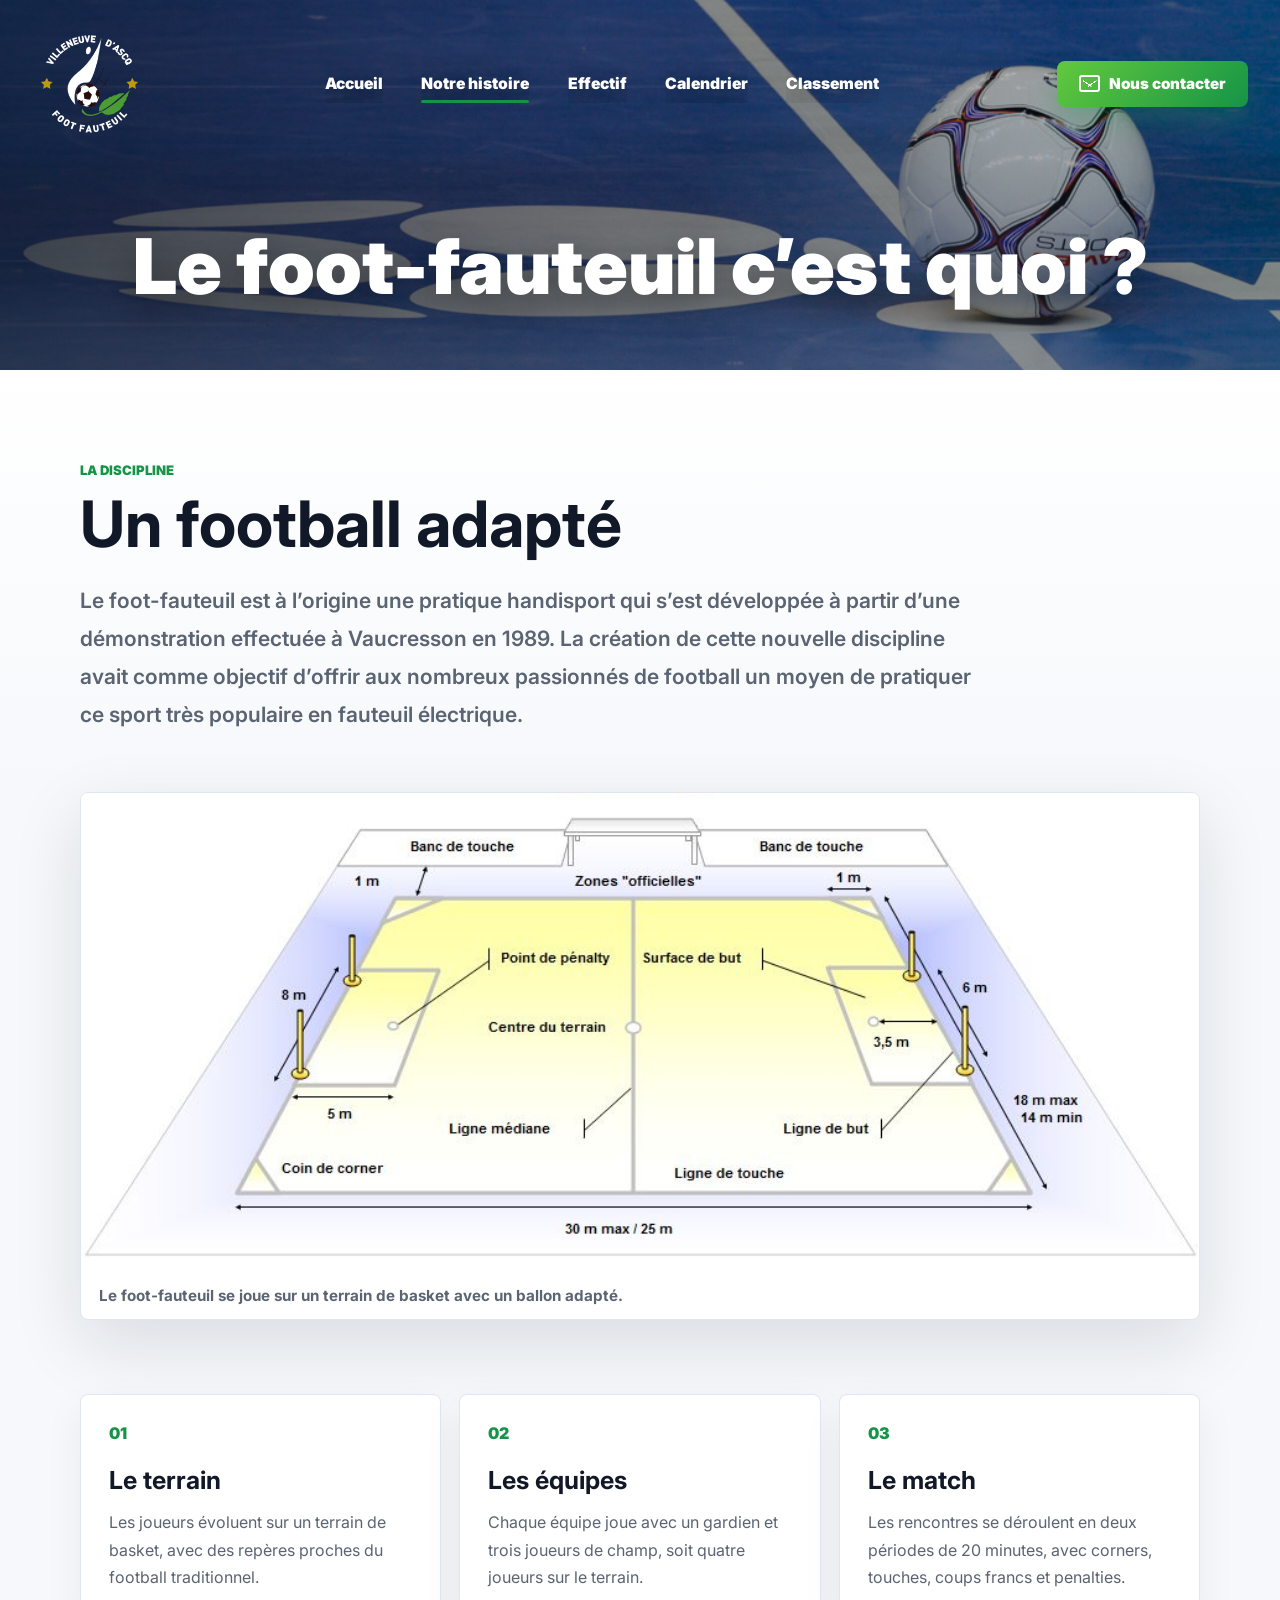
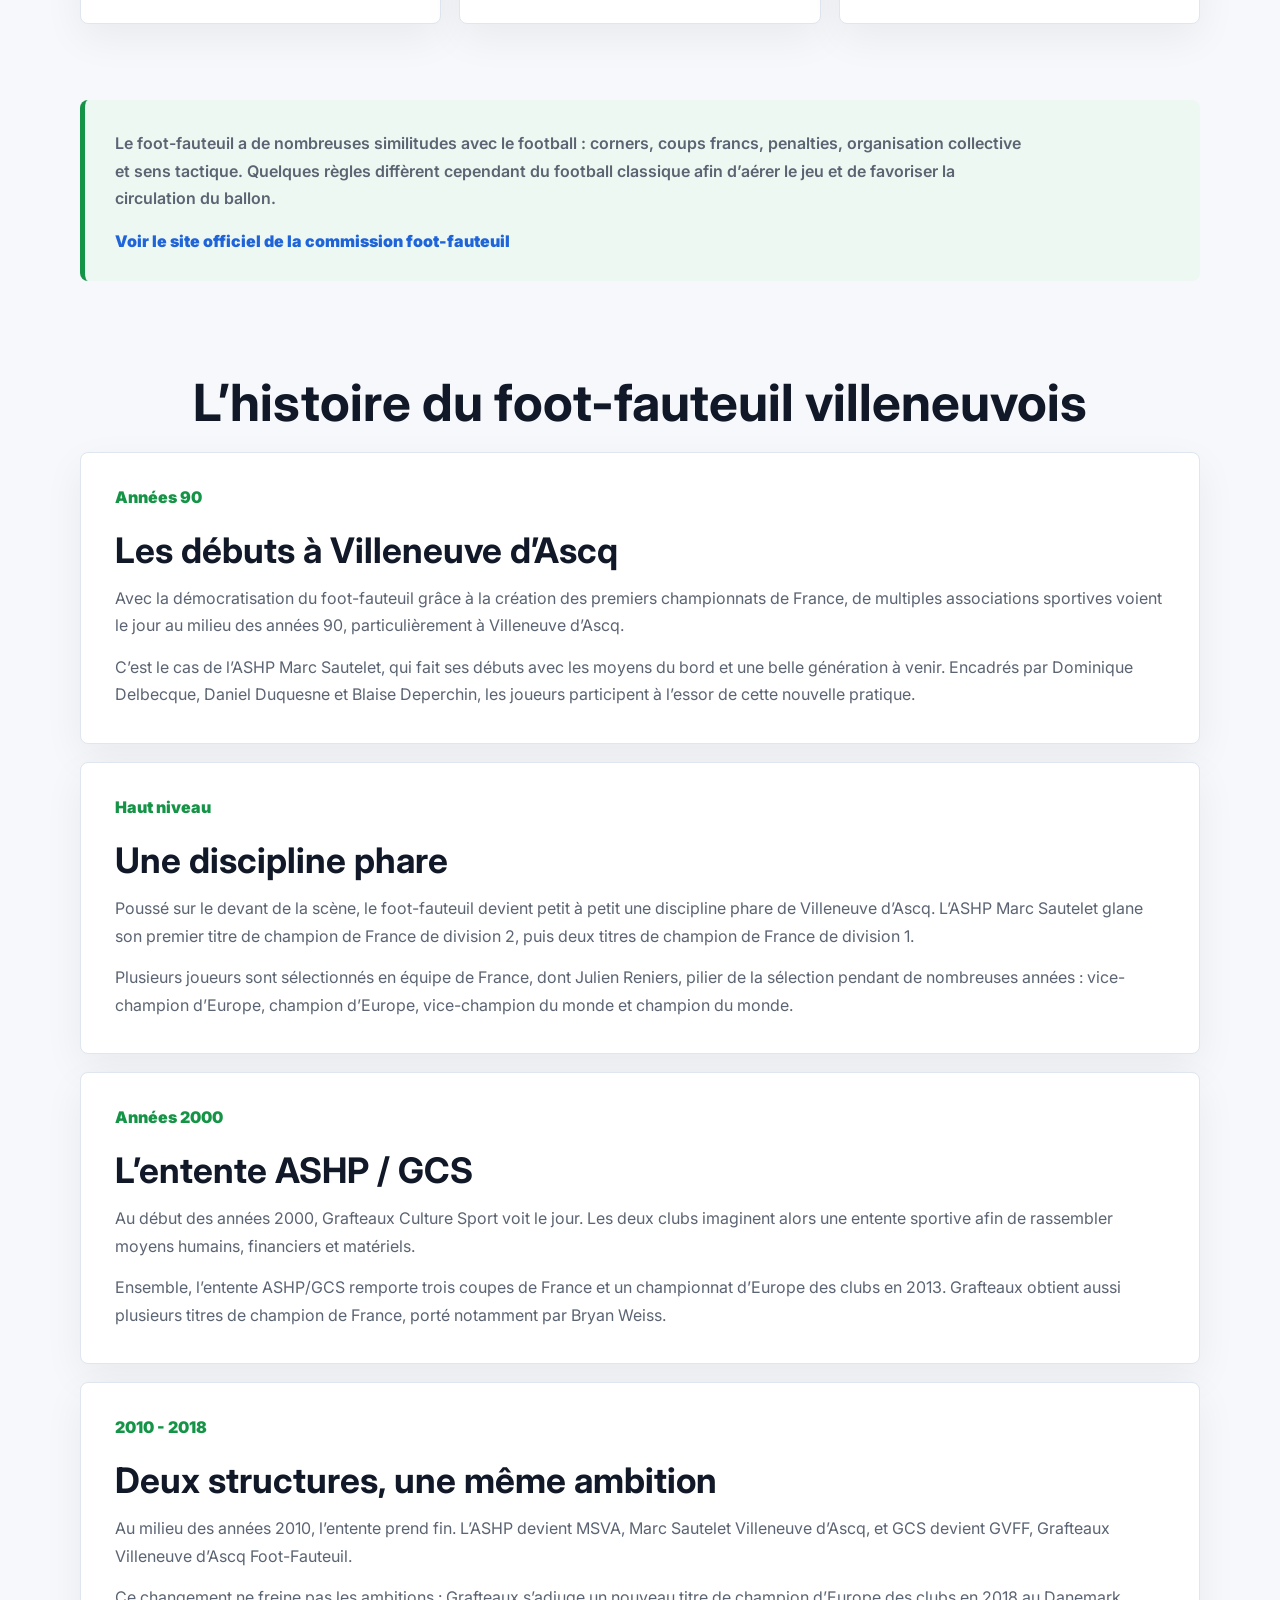
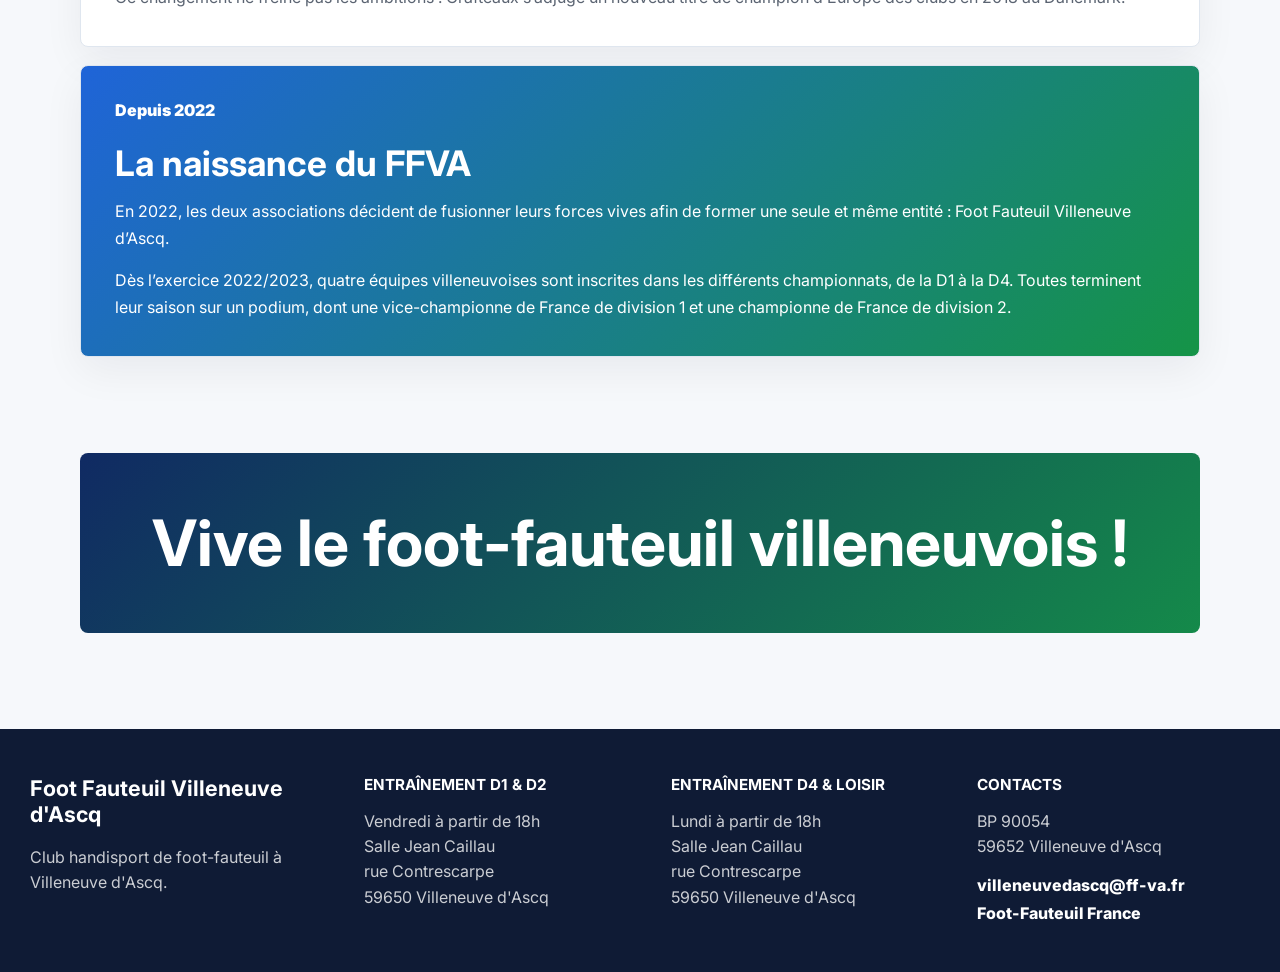
<file: le-foot-fauteuil.html>
<!DOCTYPE html>
<html lang="fr">
<head>
  <meta charset="UTF-8">
  <meta name="viewport" content="width=device-width, initial-scale=1.0">
  <meta name="description" content="Page de pr&eacute;sentation du foot fauteuil au Foot Fauteuil Villeneuve d'Ascq.">
  <title>Le foot fauteuil - FFVA</title>
  <link rel="preconnect" href="https://fonts.googleapis.com">
  <link rel="preconnect" href="https://fonts.gstatic.com" crossorigin>
  <link href="https://fonts.googleapis.com/css2?family=Inter:wght@400;500;600;700;800;900&display=swap" rel="stylesheet">
  <link rel="icon" href="media/Logo-FFVA.png" type="image/png">
  <link rel="stylesheet" href="style.css">
</head>
<body>
  <div class="home-visual page-visual">
    <header class="site-header" id="accueil">
      <img class="header-logo" src="media/Logo-FFVA.png" alt="Logo Foot Fauteuil Villeneuve d'Ascq">
      <div class="nav-wrap">
        <button class="menu-button" type="button" aria-expanded="false" aria-controls="site-nav">
          <span></span>
          <span></span>
          <span></span>
        </button>

        <nav class="main-nav" id="site-nav" aria-label="Navigation principale">
          <a href="index.html">Accueil</a>
          <a class="is-active" href="le-foot-fauteuil.html">Notre histoire</a>
          <a href="effectif.html">Effectif</a>
          <a href="calendrier.html">Calendrier</a>
          <a href="classement.html">Classement</a>
          <a class="mobile-contact-link" href="contact.html">Nous contacter</a>
        </nav>
      </div>
      <a class="header-contact" href="contact.html">Nous contacter</a>
    </header>

    <p class="page-title">Le foot-fauteuil c&rsquo;est quoi ?</p>
  </div>

  <main class="content-page">
    <section class="content-intro">
      <p class="section-kicker">La discipline</p>
      <h1>Un football adapt&eacute;</h1>
      <p class="lead-text">Le foot-fauteuil est &agrave; l&rsquo;origine une pratique handisport qui s&rsquo;est d&eacute;velopp&eacute;e &agrave; partir d&rsquo;une d&eacute;monstration effectu&eacute;e &agrave; Vaucresson en 1989. La cr&eacute;ation de cette nouvelle discipline avait comme objectif d&rsquo;offrir aux nombreux passionn&eacute;s de football un moyen de pratiquer ce sport tr&egrave;s populaire en fauteuil &eacute;lectrique.</p>
    </section>

    <figure class="terrain-figure">
      <img src="media/terrain.bmp" alt="Terrain de foot fauteuil" class="full-width-image">
      <figcaption>Le foot-fauteuil se joue sur un terrain de basket avec un ballon adapt&eacute;.</figcaption>
    </figure>

    <section class="rules-section">
      <div class="rule-card">
        <span>01</span>
        <h2>Le terrain</h2>
        <p>Les joueurs &eacute;voluent sur un terrain de basket, avec des rep&egrave;res proches du football traditionnel.</p>
      </div>
      <div class="rule-card">
        <span>02</span>
        <h2>Les &eacute;quipes</h2>
        <p>Chaque &eacute;quipe joue avec un gardien et trois joueurs de champ, soit quatre joueurs sur le terrain.</p>
      </div>
      <div class="rule-card">
        <span>03</span>
        <h2>Le match</h2>
        <p>Les rencontres se d&eacute;roulent en deux p&eacute;riodes de 20 minutes, avec corners, touches, coups francs et penalties.</p>
      </div>
    </section>

    <section class="content-section">
      <p>Le foot-fauteuil a de nombreuses similitudes avec le football : corners, coups francs, penalties, organisation collective et sens tactique. Quelques r&egrave;gles diff&egrave;rent cependant du football classique afin d&rsquo;a&eacute;rer le jeu et de favoriser la circulation du ballon.</p>
      <a class="inline-link" href="https://foot-fauteuil.fr/" target="_blank" rel="noreferrer">Voir le site officiel de la commission foot-fauteuil</a>
    </section>

    <section class="history-section">
      <div class="section-heading history-heading">
        <h2>L&rsquo;histoire du foot-fauteuil villeneuvois</h2>
      </div>

      <div class="history-list">
        <article class="history-card">
          <span>Ann&eacute;es 90</span>
          <h3>Les d&eacute;buts &agrave; Villeneuve d&rsquo;Ascq</h3>
          <p>Avec la d&eacute;mocratisation du foot-fauteuil gr&acirc;ce &agrave; la cr&eacute;ation des premiers championnats de France, de multiples associations sportives voient le jour au milieu des ann&eacute;es 90, particuli&egrave;rement &agrave; Villeneuve d&rsquo;Ascq.</p>
          <p>C&rsquo;est le cas de l&rsquo;ASHP Marc Sautelet, qui fait ses d&eacute;buts avec les moyens du bord et une belle g&eacute;n&eacute;ration &agrave; venir. Encadr&eacute;s par Dominique Delbecque, Daniel Duquesne et Blaise Deperchin, les joueurs participent &agrave; l&rsquo;essor de cette nouvelle pratique.</p>
        </article>

        <article class="history-card">
          <span>Haut niveau</span>
          <h3>Une discipline phare</h3>
          <p>Pouss&eacute; sur le devant de la sc&egrave;ne, le foot-fauteuil devient petit &agrave; petit une discipline phare de Villeneuve d&rsquo;Ascq. L&rsquo;ASHP Marc Sautelet glane son premier titre de champion de France de division 2, puis deux titres de champion de France de division 1.</p>
          <p>Plusieurs joueurs sont s&eacute;lectionn&eacute;s en &eacute;quipe de France, dont Julien Reniers, pilier de la s&eacute;lection pendant de nombreuses ann&eacute;es : vice-champion d&rsquo;Europe, champion d&rsquo;Europe, vice-champion du monde et champion du monde.</p>
        </article>

        <article class="history-card">
          <span>Ann&eacute;es 2000</span>
          <h3>L&rsquo;entente ASHP / GCS</h3>
          <p>Au d&eacute;but des ann&eacute;es 2000, Grafteaux Culture Sport voit le jour. Les deux clubs imaginent alors une entente sportive afin de rassembler moyens humains, financiers et mat&eacute;riels.</p>
          <p>Ensemble, l&rsquo;entente ASHP/GCS remporte trois coupes de France et un championnat d&rsquo;Europe des clubs en 2013. Grafteaux obtient aussi plusieurs titres de champion de France, port&eacute; notamment par Bryan Weiss.</p>
        </article>

        <article class="history-card">
          <span>2010 - 2018</span>
          <h3>Deux structures, une m&ecirc;me ambition</h3>
          <p>Au milieu des ann&eacute;es 2010, l&rsquo;entente prend fin. L&rsquo;ASHP devient MSVA, Marc Sautelet Villeneuve d&rsquo;Ascq, et GCS devient GVFF, Grafteaux Villeneuve d&rsquo;Ascq Foot-Fauteuil.</p>
          <p>Ce changement ne freine pas les ambitions : Grafteaux s&rsquo;adjuge un nouveau titre de champion d&rsquo;Europe des clubs en 2018 au Danemark.</p>
        </article>

        <article class="history-card highlight">
          <span>Depuis 2022</span>
          <h3>La naissance du FFVA</h3>
          <p>En 2022, les deux associations d&eacute;cident de fusionner leurs forces vives afin de former une seule et m&ecirc;me entit&eacute; : Foot Fauteuil Villeneuve d&rsquo;Ascq.</p>
          <p>D&egrave;s l&rsquo;exercice 2022/2023, quatre &eacute;quipes villeneuvoises sont inscrites dans les diff&eacute;rents championnats, de la D1 &agrave; la D4. Toutes terminent leur saison sur un podium, dont une vice-championne de France de division 1 et une championne de France de division 2.</p>
        </article>
      </div>
    </section>

    <section class="closing-band">
      <h2>Vive le foot-fauteuil villeneuvois !</h2>
    </section>
  </main>

  <footer class="site-footer" id="contact">
    <div>
      <h2>Foot Fauteuil Villeneuve d'Ascq</h2>
      <p>Club handisport de foot-fauteuil &agrave; Villeneuve d'Ascq.</p>
    </div>
    <div>
      <h3>Entra&icirc;nement D1 & D2</h3>
      <p>Vendredi &agrave; partir de 18h<br>Salle Jean Caillau<br>rue Contrescarpe<br>59650 Villeneuve d'Ascq</p>
    </div>
    <div>
      <h3>Entra&icirc;nement D4 & loisir</h3>
      <p>Lundi &agrave; partir de 18h<br>Salle Jean Caillau<br>rue Contrescarpe<br>59650 Villeneuve d'Ascq</p>
    </div>
    <div>
      <h3>Contacts</h3>
      <p>BP 90054<br>59652 Villeneuve d'Ascq</p>
      <a href="mailto:villeneuvedascq@ff-va.fr">villeneuvedascq@ff-va.fr</a>
      <a href="https://foot-fauteuil.fr/" target="_blank" rel="noreferrer">Foot-Fauteuil France</a>
    </div>
  </footer>

  <script src="script.js"></script>
</body>
</html>
</file>
<file: style.css>
:root {
  --ink: #111827;
  --muted: #5b6472;
  --paper: #f6f8fb;
  --white: #ffffff;
  --line: #dfe6ef;
  --navy: #102a63;
  --blue: #1f64d8;
  --red: #df2538;
  --green: #159447;
  --shadow: 0 24px 70px rgba(15, 23, 42, 0.12);
}

/* Base */

* {
  box-sizing: border-box;
}

html {
  scroll-behavior: smooth;
}

body {
  margin: 0;
  color: var(--ink);
  background: var(--paper);
  font-family: "Inter", Arial, sans-serif;
}

a {
  color: inherit;
  text-decoration: none;
}

img {
  display: block;
  max-width: 100%;
}

/* Visual headers */

.home-visual {
  position: relative;
  min-height: clamp(680px, 82vh, 860px);
  overflow: hidden;
  background-image:
    linear-gradient(90deg, rgba(8, 16, 34, 0.74), rgba(8, 16, 34, 0.42) 48%, rgba(8, 16, 34, 0.18)),
    linear-gradient(180deg, rgba(8, 16, 34, 0.2), rgba(8, 16, 34, 0.58)),
    url("media/background image.jpg");
  background-repeat: no-repeat;
  background-size: cover;
  background-position: center 62%;
}

.home-visual.has-open-nav {
  overflow: visible;
}

.home-visual::after {
  content: "";
  position: absolute;
  inset: 0;
  z-index: 0;
  pointer-events: none;
  background:
    radial-gradient(circle at 72% 72%, rgba(255, 255, 255, 0.1), transparent 26%),
    linear-gradient(180deg, transparent 70%, rgba(246, 248, 251, 0.08));
}

.page-visual {
  min-height: 330px;
  background-image:
    linear-gradient(90deg, rgba(8, 16, 34, 0.62), rgba(8, 16, 34, 0.24) 48%, rgba(8, 16, 34, 0.08)),
    linear-gradient(180deg, rgba(8, 16, 34, 0.18), rgba(8, 16, 34, 0.36)),
    url("media/background image le-foot-fauteuil.jpg");
  background-position: 64% 58%;
}

.effectif-visual {
  background-image:
    linear-gradient(90deg, rgba(8, 16, 34, 0.72), rgba(8, 16, 34, 0.34) 48%, rgba(8, 16, 34, 0.16)),
    linear-gradient(180deg, rgba(8, 16, 34, 0.2), rgba(8, 16, 34, 0.42)),
    url("media/background image effectif.jpg");
  background-position: 58% 48%;
}

.contact-visual {
  background-image:
    linear-gradient(90deg, rgba(8, 16, 34, 0.72), rgba(8, 16, 34, 0.34) 48%, rgba(8, 16, 34, 0.16)),
    linear-gradient(180deg, rgba(8, 16, 34, 0.2), rgba(8, 16, 34, 0.42)),
    url("media/background image contact.jpg");
  background-position: center 48%;
}

.calendar-rank-visual {
  background-image:
    linear-gradient(90deg, rgba(8, 16, 34, 0.72), rgba(8, 16, 34, 0.34) 48%, rgba(8, 16, 34, 0.16)),
    linear-gradient(180deg, rgba(8, 16, 34, 0.2), rgba(8, 16, 34, 0.42)),
    url("media/background image classement et calendrier.jpg");
  background-position: center 52%;
}

/* Header and navigation */

.site-header {
  position: relative;
  z-index: 4;
  top: 0;
  display: grid;
  grid-template-columns: auto minmax(0, 1fr) auto;
  align-items: center;
  gap: clamp(22px, 4vw, 54px);
  width: min(1220px, calc(100% - 64px));
  margin: 0 auto;
  padding: 26px 0 16px;
  border-bottom: 0;
  backdrop-filter: none;
  background: transparent;
}

.site-header.is-stuck {
  position: fixed;
  inset: 0 0 auto;
  z-index: 20;
  display: grid;
  align-items: center;
  grid-template-columns: auto minmax(0, 1fr) auto;
  gap: 24px;
  width: 100%;
  min-height: 74px;
  margin: 0;
  padding: 8px max(24px, calc((100vw - 1220px) / 2));
  border-bottom: 1px solid rgba(255, 255, 255, 0.22);
  background: rgba(5, 16, 38, 0.92);
  box-shadow: 0 18px 42px rgba(15, 23, 42, 0.18);
  backdrop-filter: blur(16px);
  animation: stuckHeaderIn 160ms ease-out both;
}

@keyframes stuckHeaderIn {
  from {
    opacity: 0;
    transform: translateY(-10px);
  }

  to {
    opacity: 1;
    transform: translateY(0);
  }
}

/* Content pages */

.content-page {
  background:
    linear-gradient(180deg, #ffffff 0, var(--paper) 420px),
    var(--paper);
}

.content-intro,
.content-section,
.history-section,
.closing-band {
  width: min(1120px, calc(100% - 40px));
  margin-inline: auto;
}

.content-intro {
  padding: clamp(58px, 8vw, 92px) 0 34px;
}

.section-kicker {
  margin: 0 0 14px;
  color: var(--green);
  font-size: 0.82rem;
  font-weight: 900;
  letter-spacing: 0;
  text-transform: uppercase;
}

.content-intro h1,
.history-heading h2,
.closing-band h2 {
  margin: 0;
  color: var(--ink);
  font-size: clamp(2.2rem, 5vw, 4.5rem);
  line-height: 1;
  letter-spacing: 0;
}

.lead-text {
  max-width: 900px;
  margin: 26px 0 0;
  color: var(--muted);
  font-size: clamp(1.08rem, 2vw, 1.32rem);
  line-height: 1.8;
  font-weight: 600;
}

.terrain-figure {
  width: min(1120px, calc(100% - 40px));
  margin: 24px auto clamp(42px, 7vw, 74px);
  overflow: hidden;
  border: 1px solid var(--line);
  border-radius: 8px;
  background: var(--white);
  box-shadow: var(--shadow);
}

.full-width-image {
  width: 100%;
  max-height: 520px;
  object-fit: cover;
  object-position: center;
}

.terrain-figure figcaption {
  padding: 14px 18px;
  color: var(--muted);
  font-size: 0.95rem;
  font-weight: 700;
}

.rules-section {
  display: grid;
  grid-template-columns: repeat(3, 1fr);
  gap: 18px;
  width: min(1120px, calc(100% - 40px));
  margin: 0 auto clamp(42px, 7vw, 76px);
}

.rule-card,
.history-card {
  border: 1px solid var(--line);
  border-radius: 8px;
  background: var(--white);
  box-shadow: 0 14px 42px rgba(15, 23, 42, 0.06);
}

.rule-card {
  min-height: 230px;
  padding: 28px;
}

.rule-card span,
.history-card span {
  display: inline-flex;
  margin-bottom: 22px;
  color: var(--green);
  font-weight: 900;
}

.rule-card h2,
.history-card h3 {
  margin: 0 0 14px;
  color: var(--ink);
}

.rule-card h2 {
  font-size: 1.55rem;
}

.rule-card p,
.content-section p,
.history-card p {
  color: var(--muted);
  line-height: 1.72;
}

.rule-card p,
.history-card p {
  margin: 0;
}

.history-card p + p {
  margin-top: 14px;
}

.content-section {
  display: grid;
  gap: 18px;
  padding: 30px;
  border-left: 5px solid var(--green);
  border-radius: 8px;
  background: #eef8f2;
}

.content-section p {
  max-width: 920px;
  margin: 0;
  font-weight: 600;
}

.inline-link {
  width: fit-content;
  color: var(--blue);
  font-weight: 900;
}

.history-section {
  padding: clamp(58px, 8vw, 96px) 0;
}

.history-heading {
  display: block;
  margin-bottom: 30px;
}

.history-list {
  display: grid;
  gap: 18px;
}

.history-card {
  padding: clamp(24px, 4vw, 34px);
}

.history-card h3 {
  font-size: clamp(1.35rem, 3vw, 2.2rem);
}

.history-card.highlight {
  color: var(--white);
  background: linear-gradient(135deg, var(--blue), var(--green));
}

.history-card.highlight span,
.history-card.highlight h3,
.history-card.highlight p {
  color: var(--white);
}

.closing-band {
  margin-bottom: clamp(58px, 8vw, 96px);
  padding: clamp(34px, 6vw, 58px);
  border-radius: 8px;
  color: var(--white);
  background:
    linear-gradient(135deg, rgba(16, 42, 99, 0.94), rgba(21, 148, 71, 0.9)),
    var(--navy);
  text-align: center;
}

.closing-band h2 {
  color: var(--white);
}

/* Effectif */

.effectif-page {
  min-height: 520px;
  padding: clamp(54px, 8vw, 88px) max(20px, calc((100vw - 1220px) / 2));
  background:
    linear-gradient(180deg, #ffffff 0, var(--paper) 420px),
    var(--paper);
}

.layout-switcher {
  display: grid;
  gap: 28px;
}

.layout-heading {
  display: grid;
  gap: 12px;
}

.layout-buttons {
  display: flex;
  flex-wrap: wrap;
  gap: 10px;
  padding: 10px;
  border: 1px solid var(--line);
  border-radius: 8px;
  background: var(--white);
  box-shadow: 0 14px 42px rgba(15, 23, 42, 0.06);
}

.layout-button {
  min-height: 50px;
  border: 0;
  border-radius: 8px;
  padding: 12px 18px;
  color: var(--navy);
  background: #edf4ff;
  font: inherit;
  font-weight: 900;
  cursor: pointer;
  transition: color 180ms ease, background 180ms ease, transform 180ms ease;
}

.layout-button:hover,
.layout-button:focus-visible {
  color: var(--white);
  background: var(--green);
  transform: translateY(-1px);
}

.layout-button.is-active {
  color: var(--white);
  background: linear-gradient(135deg, var(--blue), var(--green));
  box-shadow: 0 12px 24px rgba(31, 100, 216, 0.2);
}

.layout-panels {
  min-height: 410px;
}

.layout-panel {
  animation: panelIn 220ms ease;
}

.layout-panel[hidden] {
  display: none !important;
}

.division-list {
  display: grid;
  gap: clamp(34px, 5vw, 56px);
}

.division-section {
  display: grid;
  gap: 18px;
  padding-top: 26px;
  border-top: 1px solid var(--line);
}

.division-section:first-child {
  padding-top: 0;
  border-top: 0;
}

.division-heading {
  display: flex;
  align-items: end;
  justify-content: space-between;
  gap: 18px;
}

.division-heading .section-kicker {
  margin-bottom: 8px;
}

.division-heading h2 {
  margin: 0;
  color: var(--ink);
  font-size: clamp(1.9rem, 4vw, 3.2rem);
  line-height: 1;
}

.section-title,
.section-subtitle {
  margin: 0 0 22px;
  color: var(--ink);
  font-size: clamp(1.35rem, 2.6vw, 2.1rem);
  line-height: 1.15;
  text-align: center;
}

.section-subtitle {
  margin-top: clamp(34px, 5vw, 56px);
}

@keyframes panelIn {
  from {
    opacity: 0;
    transform: translateY(10px);
  }

  to {
    opacity: 1;
    transform: translateY(0);
  }
}

.players-grid {
  display: grid;
  grid-template-columns: repeat(4, 1fr);
  gap: 18px;
}

.player-card {
  border: 1px solid var(--line);
  border-radius: 8px;
  padding: 20px;
  background: var(--white);
  box-shadow: 0 14px 42px rgba(15, 23, 42, 0.06);
}

.player-photo-placeholder {
  display: block;
  aspect-ratio: 4 / 5;
  margin-bottom: 18px;
  border-radius: 8px;
  background:
    linear-gradient(135deg, rgba(31, 100, 216, 0.18), rgba(21, 148, 71, 0.2)),
    #edf4ff;
}

.player-photo {
  width: 100%;
  aspect-ratio: 4 / 5;
  margin-bottom: 18px;
  border-radius: 8px;
  object-fit: cover;
  object-position: center;
  background: #edf4ff;
}

.player-role {
  margin: 0 0 8px;
  color: var(--green);
  font-size: 0.78rem;
  font-weight: 900;
  text-transform: uppercase;
}

.player-card h2 {
  margin: 0 0 10px;
}

.player-card p:last-child {
  margin: 0;
  color: var(--muted);
  line-height: 1.55;
}

/* Contact */

.contact-page {
  min-height: 520px;
  padding: clamp(54px, 8vw, 88px) max(20px, calc((100vw - 1220px) / 2));
  background:
    linear-gradient(180deg, #ffffff 0, var(--paper) 420px),
    var(--paper);
}

.contact-shell {
  display: grid;
  gap: 30px;
}

.contact-heading {
  max-width: 820px;
}

.contact-heading h1 {
  margin: 0;
  font-size: clamp(2rem, 4.5vw, 4rem);
  line-height: 1;
}

.contact-heading p:last-child {
  margin: 18px 0 0;
  color: var(--muted);
  font-size: clamp(1.04rem, 2vw, 1.22rem);
  line-height: 1.7;
  font-weight: 600;
}

.contact-layout {
  display: grid;
  grid-template-columns: minmax(0, 1fr) minmax(280px, 0.42fr);
  gap: 18px;
  align-items: start;
}

.contact-form,
.contact-info {
  border: 1px solid var(--line);
  border-radius: 8px;
  background: var(--white);
  box-shadow: 0 14px 42px rgba(15, 23, 42, 0.06);
}

.contact-form {
  display: grid;
  gap: 18px;
  padding: clamp(22px, 4vw, 34px);
}

.form-row {
  display: grid;
  gap: 8px;
}

.form-row label {
  color: var(--navy);
  font-weight: 900;
}

.form-row input,
.form-row textarea {
  width: 100%;
  border: 1px solid var(--line);
  border-radius: 8px;
  padding: 14px 16px;
  color: var(--ink);
  background: #fbfcff;
  font: inherit;
  outline: 0;
  transition: border-color 180ms ease, box-shadow 180ms ease, background 180ms ease;
}

.form-row textarea {
  min-height: 180px;
  resize: vertical;
}

.form-row input:focus,
.form-row textarea:focus {
  border-color: var(--blue);
  background: var(--white);
  box-shadow: 0 0 0 4px rgba(31, 100, 216, 0.12);
}

.contact-form .button {
  width: fit-content;
  border: 0;
  cursor: pointer;
  font: inherit;
}

.contact-info {
  display: grid;
  gap: 14px;
  padding: clamp(22px, 4vw, 30px);
}

.contact-info h2 {
  margin: 0;
  font-size: clamp(1.35rem, 2.8vw, 2rem);
  line-height: 1.1;
}

.contact-info h3 {
  margin: 8px 0 0;
  color: var(--navy);
  font-size: 1rem;
  text-transform: uppercase;
}

.contact-info p {
  margin: 0;
  color: var(--muted);
  line-height: 1.6;
  font-weight: 700;
}

.contact-info a {
  width: fit-content;
  color: var(--blue);
  font-weight: 900;
}

.social-links {
  display: flex;
  flex-wrap: wrap;
  gap: 10px;
  margin-top: 8px;
}

.social-links a {
  display: inline-flex;
  align-items: center;
  justify-content: center;
  width: 46px;
  height: 46px;
  border-radius: 8px;
  color: var(--white);
  background: black;
  box-shadow: 0 10px 22px rgba(16, 42, 99, 0.14);
}

.social-icon {
  width: 20px;
  height: 20px;
  flex: 0 0 auto;
  fill: none;
  stroke: currentColor;
  stroke-width: 2;
  stroke-linecap: round;
  stroke-linejoin: round;
}

.social-icon path {
  fill: currentColor;
  stroke: none;
}

/* Calendar and ranking */

.calendar-page {
  min-height: 520px;
  padding: clamp(54px, 8vw, 88px) max(20px, calc((100vw - 1220px) / 2));
  background:
    linear-gradient(180deg, #ffffff 0, var(--paper) 420px),
    var(--paper);
}

.calendar-shell {
  display: grid;
  gap: 24px;
}

.calendar-heading {
  max-width: 820px;
}

.calendar-heading h1 {
  margin: 0;
  font-size: clamp(2rem, 4.5vw, 4rem);
  line-height: 1;
}

.calendar-heading p:last-child {
  margin: 18px 0 0;
  color: var(--muted);
  font-size: clamp(1.04rem, 2vw, 1.22rem);
  line-height: 1.7;
  font-weight: 600;
}

.calendar-tabs {
  width: fit-content;
}

.calendar-panels {
  min-height: 760px;
}

.calendar-panel {
  display: grid;
  gap: 18px;
}

.calendar-frame {
  overflow: hidden;
  border: 1px solid var(--line);
  border-radius: 8px;
  background: var(--white);
  box-shadow: 0 14px 42px rgba(15, 23, 42, 0.08);
}

.calendar-frame iframe {
  display: block;
  width: 100%;
  height: min(980px, 118vh);
  border: 0;
  background: var(--white);
}

.calendar-link {
  width: fit-content;
}

/* Page titles */

.page-title {
  position: relative;
  z-index: 2;
  width: min(1120px, calc(100% - 40px));
  margin: clamp(34px, 6vw, 72px) auto clamp(36px, 5vw, 68px);
  color: var(--white);
  font-size: clamp(2.8rem, 6vw, 5.7rem);
  font-weight: 900;
  line-height: 1;
  text-align: center;
  text-shadow: 0 14px 36px rgba(0, 0, 0, 0.44);
}

.header-logo {
  width: clamp(86px, 9vw, 118px);
  margin: 0;
  object-fit: contain;
}

.site-header.is-stuck .header-logo {
  width: 72px;
  margin: 0;
}

.nav-wrap {
  display: flex;
  align-items: center;
  justify-content: center;
  gap: 0;
  width: auto;
  margin: 0;
  padding: 0;
}

.site-header.is-stuck .nav-wrap {
  justify-content: center;
  flex: 1;
  width: auto;
  margin: 0;
  padding: 0;
}

.main-nav {
  display: flex;
  align-items: center;
  justify-content: center;
  gap: clamp(20px, 3vw, 42px);
  width: auto;
  z-index: 5;
  padding: 0;
  border: 0;
  border-radius: 0;
  background: transparent;
  box-shadow: none;
}

.site-header.is-stuck .main-nav {
  padding: 0;
  border-color: transparent;
  background: transparent;
  box-shadow: none;
}

.main-nav > a {
  position: relative;
  overflow: hidden;
  display: inline-flex;
  align-items: center;
  justify-content: center;
  min-height: 38px;
  padding: 8px 0;
  border-radius: 0;
  color: var(--white);
  background: transparent;
  font-size: 0.98rem;
  font-weight: 900;
  box-shadow: none;
  text-shadow: 0 8px 24px rgba(0, 0, 0, 0.45);
  transition: color 180ms ease, transform 180ms ease;
}

.site-header.is-stuck .main-nav > a {
  min-height: 38px;
  padding: 8px 0;
  color: var(--white);
  background: transparent;
  font-size: 0.94rem;
  box-shadow: none;
}

.site-header.is-stuck .main-nav > a.is-active {
  color: var(--white);
  background: transparent;
  box-shadow: none;
}

.main-nav > a::before {
  content: "";
  position: absolute;
  left: 0;
  right: 0;
  bottom: 0;
  height: 3px;
  border-radius: 999px;
  background: var(--green);
  opacity: 0;
  transform: scaleX(0.45);
  transition: opacity 180ms ease, transform 180ms ease;
}

.main-nav > a:hover,
.main-nav > a:focus-visible {
  color: var(--white);
  transform: translateY(-1px);
}

.main-nav > a:hover::before,
.main-nav > a:focus-visible::before,
.main-nav > a.is-active::before {
  opacity: 1;
  transform: scaleX(1);
}

.main-nav > a.is-active {
  color: var(--white);
  background: transparent;
  box-shadow: none;
}

.main-nav > a.mobile-contact-link {
  display: none;
}

.header-contact {
  display: inline-flex;
  align-items: center;
  justify-content: center;
  min-height: 46px;
  padding: 13px 22px;
  border-radius: 8px;
  color: var(--white);
  background: linear-gradient(135deg, #63c93d, var(--green));
  font-size: 0.95rem;
  font-weight: 900;
  box-shadow: 0 14px 28px rgba(21, 148, 71, 0.28);
  white-space: nowrap;
}

.header-contact::before {
  content: "";
  width: 17px;
  height: 13px;
  margin-right: 9px;
  border: 2px solid currentColor;
  border-radius: 3px;
  background:
    linear-gradient(35deg, transparent 45%, currentColor 46%, currentColor 54%, transparent 55%) left 2px top 2px / 50% 70% no-repeat,
    linear-gradient(-35deg, transparent 45%, currentColor 46%, currentColor 54%, transparent 55%) right 2px top 2px / 50% 70% no-repeat;
}

.menu-button {
  display: none;
  width: 44px;
  height: 44px;
  border: 1px solid var(--line);
  border-radius: 8px;
  background: var(--white);
}

.menu-button span {
  display: block;
  width: 20px;
  height: 2px;
  margin: 5px auto;
  background: var(--ink);
}

/* Home */

.hero {
  position: relative;
  z-index: 1;
  display: grid;
  grid-template-columns: minmax(0, 1fr);
  align-items: center;
  justify-items: center;
  width: min(1220px, calc(100% - 40px));
  margin: 0 auto;
  padding: clamp(58px, 8vw, 104px) 0 clamp(74px, 9vw, 118px);
}

.hero-content {
  width: min(980px, 100%);
}

.hero h1 {
  display: flex;
  align-items: center;
  max-width: 1120px;
  min-height: clamp(10rem, 16vw, 17rem);
  margin: 0;
  color: var(--white);
  font-size: clamp(3rem, 6.2vw, 5.9rem);
  line-height: 1;
  letter-spacing: 0;
  text-shadow: 0 12px 38px rgba(0, 0, 0, 0.42);
}

.hero-title-text {
  display: block;
}

.button {
  display: inline-flex;
  align-items: center;
  justify-content: center;
  min-height: 48px;
  padding: 13px 18px;
  border-radius: 8px;
  font-weight: 900;
}

.button.primary {
  color: var(--white);
  background: var(--red);
}

.button.secondary {
  color: var(--blue);
  background: #edf4ff;
}

.home-about {
  position: relative;
  overflow: hidden;
  padding: clamp(58px, 7vw, 86px) max(20px, calc((100vw - 1220px) / 2));
  background: var(--white);
}

.home-about::before {
  content: "";
  position: absolute;
  left: max(20px, calc((100vw - 1220px) / 2 - 56px));
  bottom: 22px;
  width: 118px;
  height: 118px;
  opacity: 0.55;
  background-image: radial-gradient(circle, var(--green) 2px, transparent 2px);
  background-size: 15px 15px;
}

.home-about::after {
  content: "";
  position: absolute;
  right: max(-92px, calc((100vw - 1220px) / 2 - 150px));
  bottom: -128px;
  width: 360px;
  height: 360px;
  border: 20px solid rgba(16, 42, 99, 0.04);
  border-radius: 50%;
  box-shadow: inset 0 0 0 32px rgba(21, 148, 71, 0.035);
}

.home-about-inner {
  position: relative;
  z-index: 1;
  display: grid;
  grid-template-columns: minmax(0, 1fr) minmax(360px, 0.94fr);
  gap: clamp(32px, 6vw, 72px);
  align-items: center;
}

.home-about-media img {
  width: 100%;
  aspect-ratio: 1.12 / 1;
  border-radius: 8px;
  object-fit: cover;
  object-position: center 54%;
  box-shadow: 0 20px 52px rgba(15, 23, 42, 0.12);
}

.home-about-content {
  max-width: 620px;
}

.home-about-content h2 {
  margin: 0;
  color: var(--ink);
  font-size: clamp(2rem, 4vw, 3.2rem);
  line-height: 1.05;
  letter-spacing: 0;
}

.home-about-content h2::after {
  content: "";
  display: block;
  width: 58px;
  height: 3px;
  margin-top: 18px;
  border-radius: 999px;
  background: var(--green);
}

.home-about-content h2 span {
  color: var(--green);
}

.home-about-content p:last-of-type {
  margin: 24px 0 0;
  color: var(--ink);
  line-height: 1.75;
  font-weight: 500;
}

.about-link {
  display: inline-flex;
  align-items: center;
  gap: 18px;
  min-height: 48px;
  margin-top: 24px;
  padding: 12px 24px;
  border: 1px solid var(--green);
  border-radius: 8px;
  color: var(--green);
  background: var(--white);
  font-weight: 900;
}

.about-link::after {
  content: "";
  width: 9px;
  height: 9px;
  border-top: 2px solid currentColor;
  border-right: 2px solid currentColor;
  transform: rotate(45deg);
}

/* Sponsors */

.sponsors-section,
.site-footer {
  padding-inline: max(20px, calc((100vw - 1220px) / 2));
}

.sponsors-section {
  padding-top: 56px;
  padding-bottom: 64px;
  background: var(--white);
  border-block: 1px solid var(--line);
}

.section-heading {
  display: block;
  margin-bottom: 24px;
  text-align: center;
}

.section-heading h2 {
  margin: 0;
  font-size: clamp(2rem, 4vw, 3.25rem);
  line-height: 1;
}

.carousel-row {
  display: grid;
  grid-template-columns: 46px minmax(0, 1fr) 46px;
  gap: 12px;
  align-items: center;
}

.sponsor-carousel {
  overflow: hidden;
  cursor: grab;
  touch-action: pan-y;
  user-select: none;
}

.sponsor-track {
  display: flex;
  gap: 16px;
  transition: transform 260ms ease;
}

.sponsor-track.is-dragging {
  transition: none;
}

.sponsor-card {
  display: grid;
  place-items: center;
  min-width: 210px;
  height: 112px;
  padding: 18px;
  border: 1px solid var(--line);
  border-radius: 8px;
  background: #fbfcff;
}

.sponsor-card img {
  max-height: 64px;
  object-fit: contain;
}

.carousel-arrow {
  position: relative;
  width: 46px;
  height: 46px;
  border: 1px solid var(--line);
  border-radius: 50%;
  background: var(--white);
  cursor: pointer;
}

.carousel-arrow::before {
  content: "";
  position: absolute;
  top: 50%;
  left: 50%;
  width: 11px;
  height: 11px;
  border-top: 2px solid var(--ink);
  border-left: 2px solid var(--ink);
}

.carousel-arrow.prev::before {
  transform: translate(-35%, -50%) rotate(-45deg);
}

.carousel-arrow.next::before {
  transform: translate(-65%, -50%) rotate(135deg);
}

.carousel-arrow:hover {
  border-color: var(--blue);
  background: #edf4ff;
}

/* Footer */

.site-footer {
  display: grid;
  grid-template-columns: 1.1fr 1fr 1fr 1fr;
  gap: 34px;
  padding-top: 46px;
  padding-bottom: 46px;
  color: rgba(255, 255, 255, 0.78);
  background: #0f1b35;
}

.site-footer h2,
.site-footer h3,
.site-footer p {
  margin-top: 0;
}

.site-footer h2,
.site-footer h3 {
  color: var(--white);
  letter-spacing: 0;
}

.site-footer h2 {
  font-size: 1.35rem;
}

.site-footer h3 {
  font-size: 0.95rem;
  text-transform: uppercase;
}

.site-footer p {
  line-height: 1.58;
}

.site-footer a {
  display: block;
  width: fit-content;
  margin-top: 8px;
  color: var(--white);
  font-weight: 800;
}

/* Responsive */

@media (max-width: 1020px) {
  .site-header {
    grid-template-columns: auto 1fr auto;
    width: min(100% - 40px, 1220px);
    gap: 16px;
    padding-top: 18px;
  }

  .site-header.is-stuck {
    gap: 14px;
    min-height: 66px;
    padding-inline: 20px;
  }

  .header-logo,
  .site-header.is-stuck .header-logo {
    width: 62px;
  }

  .site-header .nav-wrap,
  .site-header.is-stuck .nav-wrap {
    flex: 1;
    width: auto;
    padding: 0;
  }

  .header-contact {
    min-height: 42px;
    padding: 11px 14px;
    font-size: 0.88rem;
  }

  .menu-button {
    display: block;
    margin-left: auto;
  }

  .nav-wrap {
    position: static;
    flex-wrap: wrap;
    justify-content: flex-end;
  }

  .main-nav {
    display: none;
    position: absolute;
    top: calc(100% + 8px);
    left: 0;
    right: 0;
    flex-basis: 100%;
    flex-direction: column;
    align-items: stretch;
    padding: 12px;
    border: 1px solid rgba(255, 255, 255, 0.22);
    border-radius: 8px;
    background: rgba(5, 16, 38, 0.96);
    box-shadow: 0 18px 42px rgba(15, 23, 42, 0.24);
    z-index: 8;
  }

  .site-header.is-stuck .main-nav {
    top: calc(100% + 8px);
    left: 20px;
    right: 20px;
    padding: 12px;
    background: rgba(5, 16, 38, 0.96);
    box-shadow: 0 18px 42px rgba(15, 23, 42, 0.22);
  }

  .main-nav > a,
  .site-header.is-stuck .main-nav > a {
    min-height: 50px;
    padding: 12px 16px;
    border-radius: 8px;
    background: rgba(255, 255, 255, 0.08);
    font-size: 1rem;
  }

  .main-nav > a.mobile-contact-link,
  .site-header.is-stuck .main-nav > a.mobile-contact-link {
    display: inline-flex;
    justify-content: center;
    color: var(--white);
    background: linear-gradient(135deg, #63c93d, var(--green));
    box-shadow: 0 12px 24px rgba(21, 148, 71, 0.24);
  }

  .main-nav > a.mobile-contact-link::before {
    display: none;
  }

  .main-nav.is-open {
    display: flex;
  }

  .hero {
    grid-template-columns: 1fr;
  }

  .home-about-inner,
  .players-grid,
  .rules-section,
  .site-footer {
    grid-template-columns: 1fr 1fr;
  }

  .contact-layout {
    grid-template-columns: 1fr;
  }
}

@media (max-width: 680px) {
  .site-header {
    width: min(100% - 28px, 1220px);
    grid-template-columns: auto 1fr;
    padding-top: 14px;
  }

  .site-header.is-stuck {
    grid-template-columns: auto 1fr;
    min-height: 60px;
    padding-inline: 14px;
  }

  .header-logo,
  .site-header.is-stuck .header-logo {
    width: 54px;
  }

  .header-contact {
    display: none;
  }

  .site-header.is-stuck .main-nav {
    left: 14px;
    right: 14px;
  }

  .nav-wrap,
  .hero {
    width: min(100% - 28px, 1220px);
  }

  .site-header .nav-wrap {
    width: auto;
  }

  .home-visual {
    min-height: clamp(620px, 88vh, 760px);
    background-position: 72% 64%;
  }

  .home-about {
    padding: 44px 14px 54px;
  }

  .home-about::before {
    left: -24px;
    bottom: 20px;
    width: 92px;
    height: 92px;
  }

  .home-about::after {
    right: -160px;
    bottom: -170px;
    width: 280px;
    height: 280px;
  }

  .home-about-inner {
    grid-template-columns: 1fr;
    gap: 28px;
  }

  .home-about-media img {
    aspect-ratio: 1 / 1;
    object-position: center;
  }

  .home-about-content h2 {
    font-size: clamp(2rem, 10vw, 2.75rem);
  }

  .page-visual {
    min-height: 300px;
    background-position: 70% 58%;
  }

  .effectif-visual {
    background-position: 56% 50%;
  }

  .contact-visual {
    background-position: 52% 54%;
  }

  .calendar-rank-visual {
    background-position: center 54%;
  }

  .page-title {
    width: min(100% - 28px, 1120px);
    margin-top: 32px;
    font-size: clamp(2.45rem, 11vw, 4rem);
  }

  .hero {
    padding-top: 46px;
  }

  .hero h1 {
    font-size: clamp(2.75rem, 14vw, 4.3rem);
    min-height: clamp(15rem, 64vw, 21rem);
  }

  .carousel-row {
    grid-template-columns: 1fr;
  }

  .carousel-arrow {
    display: none;
  }

  .players-grid,
  .rules-section,
  .site-footer {
    grid-template-columns: 1fr;
  }

  .effectif-page {
    padding-inline: 14px;
  }

  .contact-page {
    padding-inline: 14px;
  }

  .calendar-page {
    padding-inline: 14px;
  }

  .calendar-frame iframe {
    height: 760px;
  }

  .calendar-tabs {
    width: 100%;
  }

  .calendar-link {
    width: 100%;
  }

  .contact-form .button {
    width: 100%;
  }

  .layout-buttons {
    align-items: stretch;
    flex-direction: column;
  }

  .layout-button {
    width: 100%;
  }

  .content-intro,
  .content-section,
  .history-section,
  .closing-band,
  .terrain-figure,
  .rules-section {
    width: min(100% - 28px, 1120px);
  }

  .content-section,
  .rule-card,
  .history-card {
    padding: 22px;
  }

  .full-width-image {
    max-height: 360px;
  }
}
</file>
